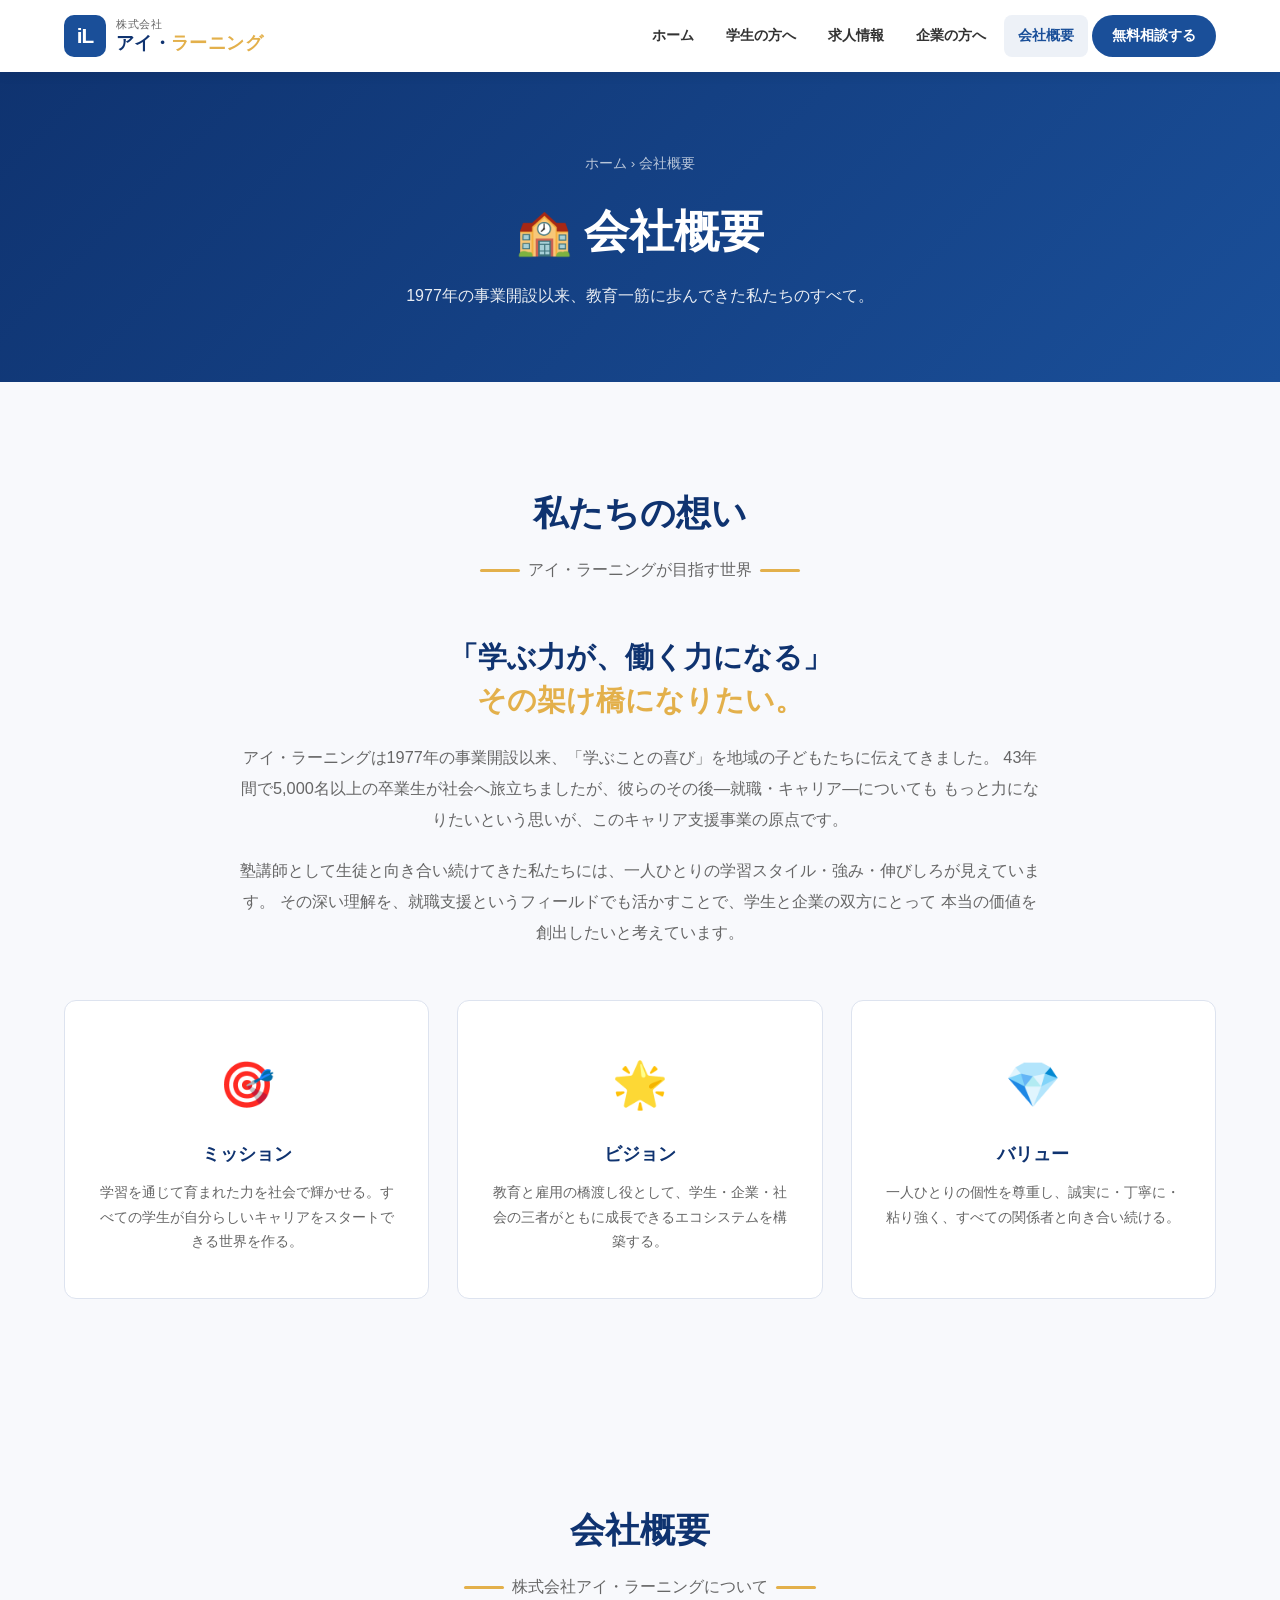
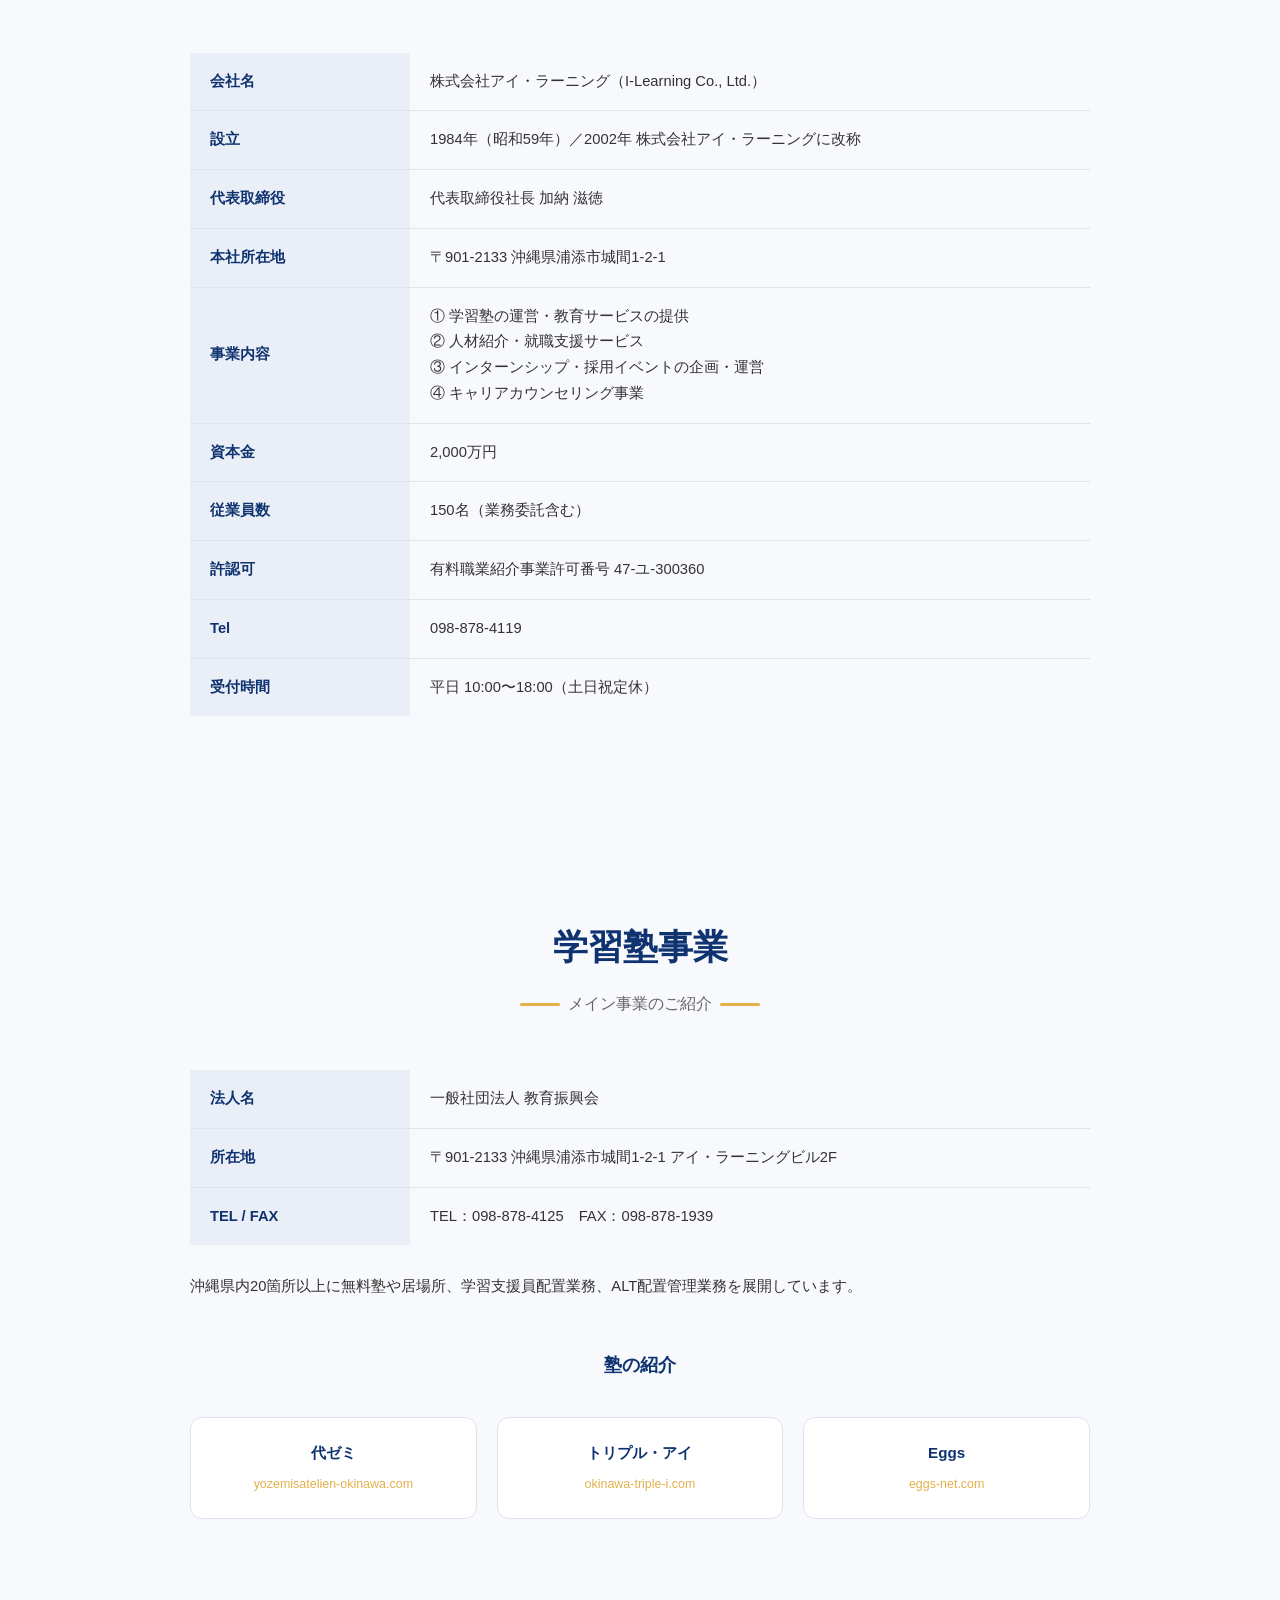
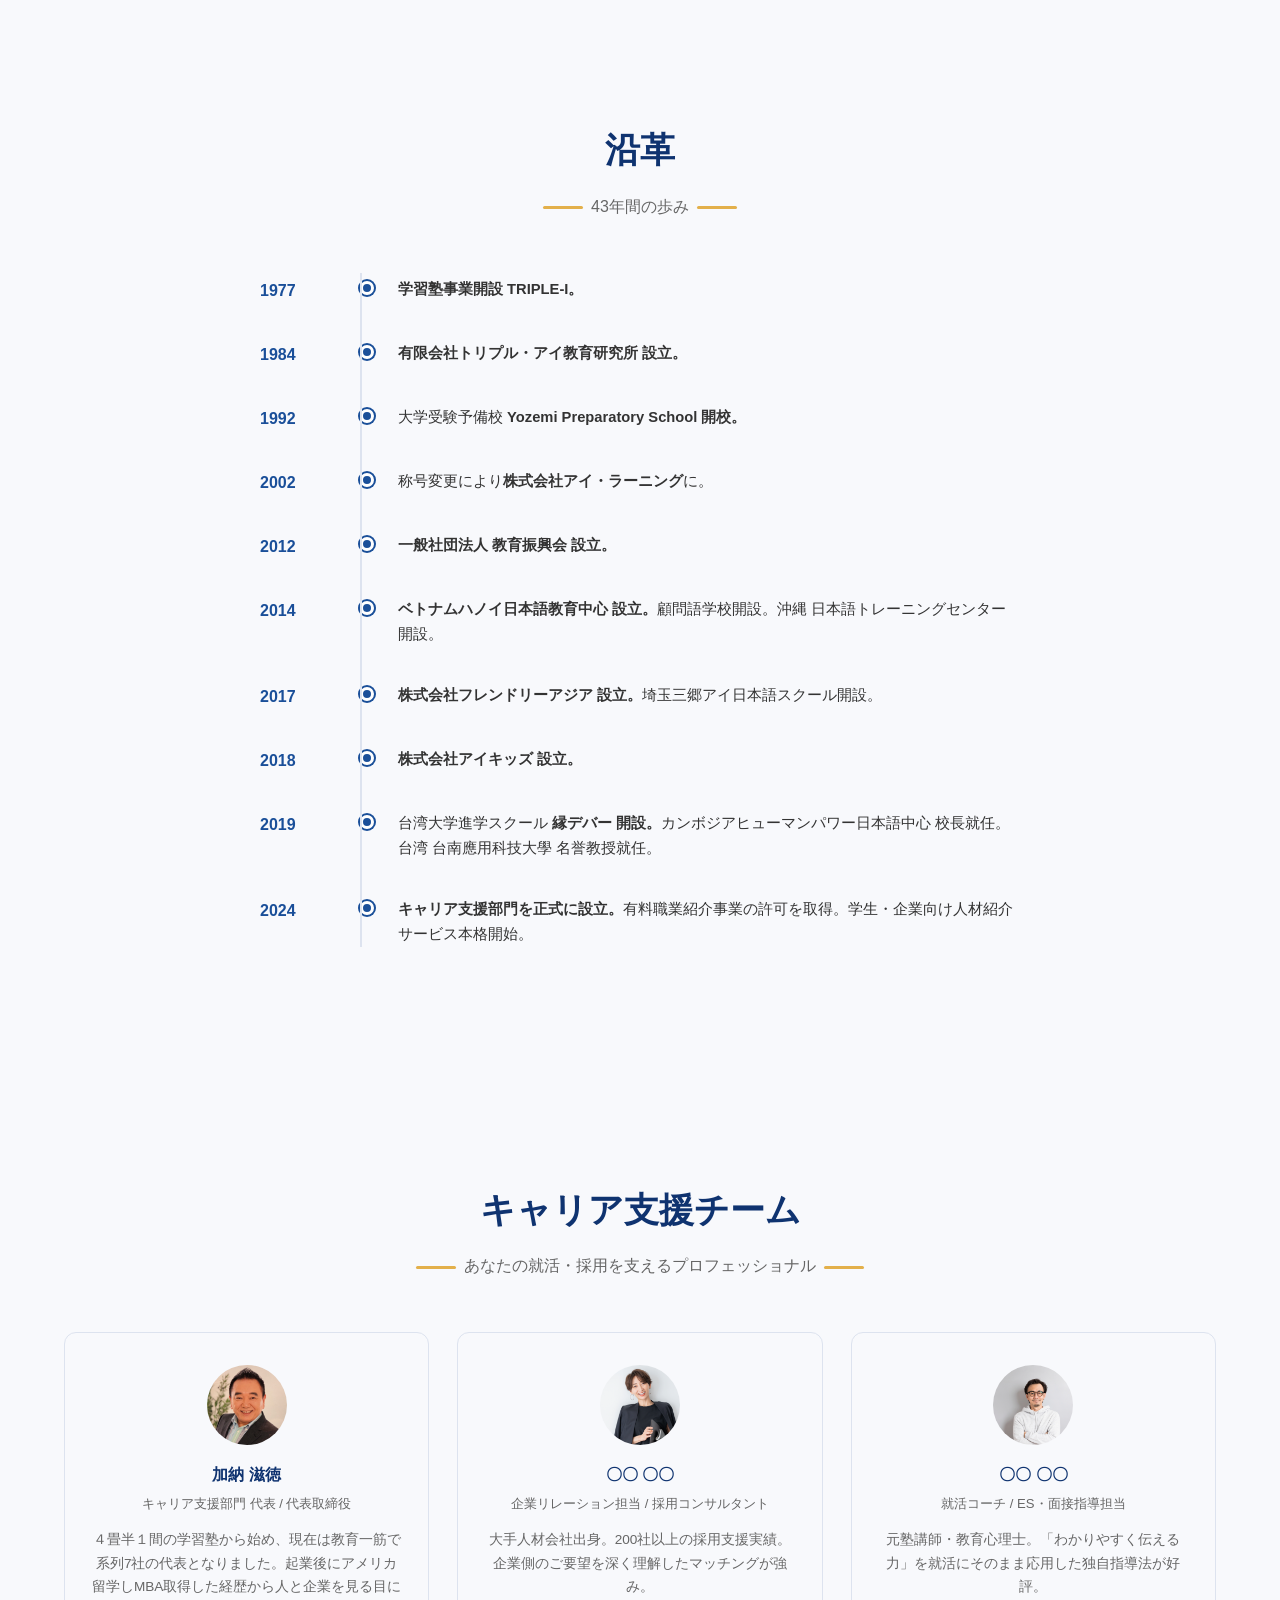
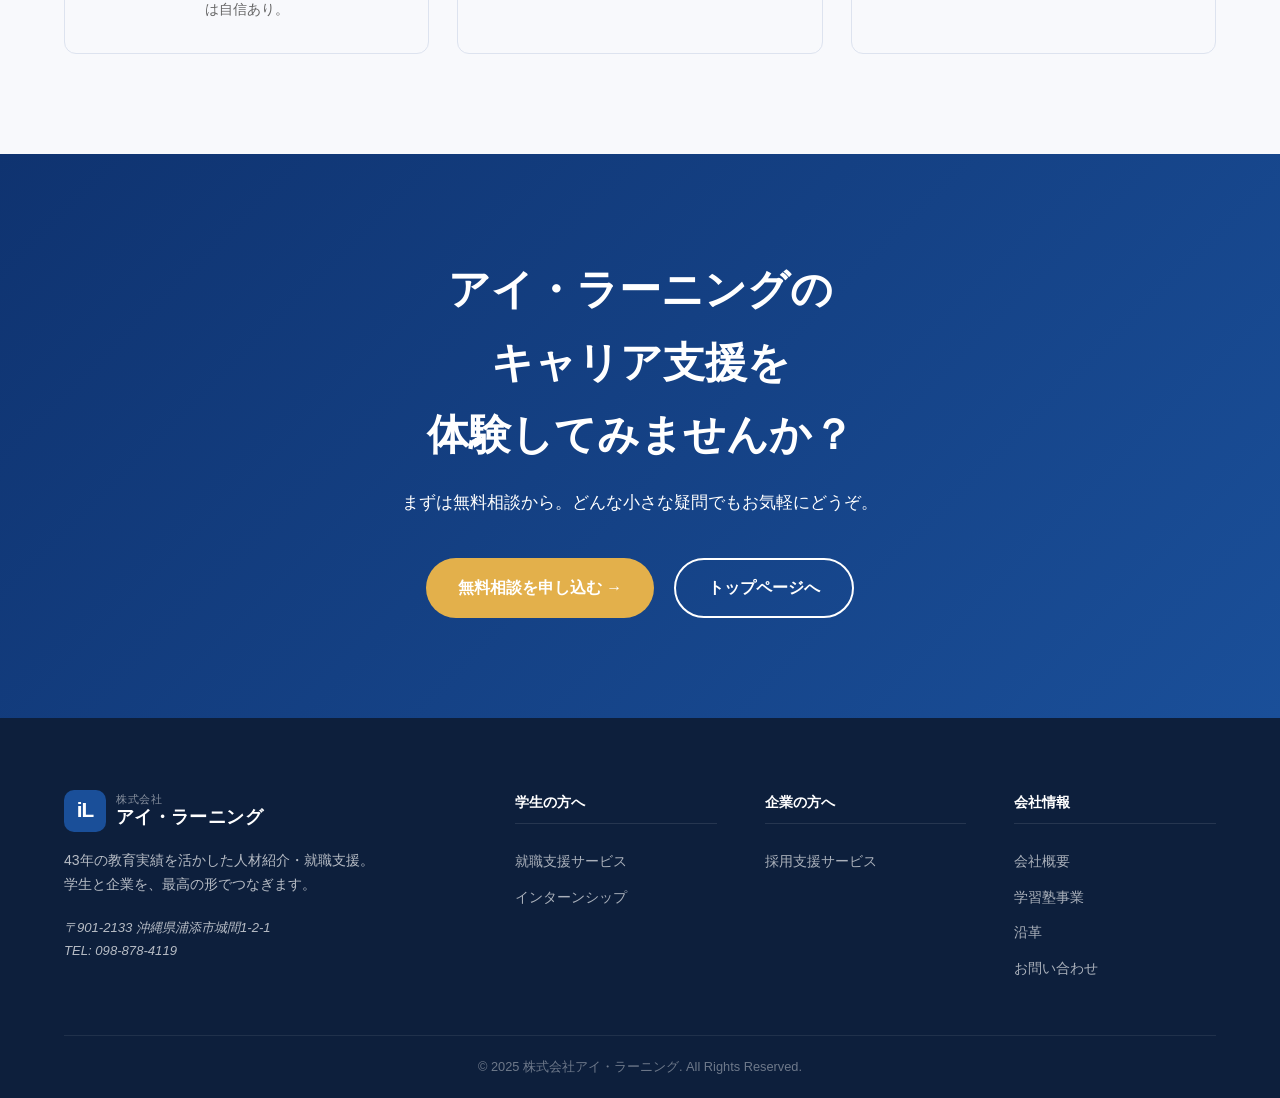
<file: pages/about.html>
<!DOCTYPE html>
<html lang="ja">
<head>
  <meta charset="UTF-8">
  <meta name="viewport" content="width=device-width, initial-scale=1.0">
  <meta name="description" content="株式会社アイ・ラーニングの会社概要。1977年の事業開始以来、教育一筋に歩んできた私たちが人材紹介・就職支援に取り組む理由をご紹介します。">
  <title>会社概要 | アイ・ラーニング キャリア支援</title>
  <link rel="stylesheet" href="../css/style.css">
  <style>
    .about-section { padding: 100px 0; }
    .about-section:nth-child(even) { background: var(--bg); }

    /* 会社概要テーブル */
    .company-table { width: 100%; border-collapse: collapse; margin-top: 32px; }
    .company-table th, .company-table td {
      padding: 16px 20px;
      text-align: left;
      border-bottom: 1px solid var(--border);
      font-size: 0.92rem;
    }
    .company-table th {
      width: 220px;
      background: rgba(26,79,153,0.06);
      color: var(--primary-dark);
      font-weight: 700;
    }
    .company-table td { color: var(--text); }
    .company-table tr:last-child th,
    .company-table tr:last-child td { border-bottom: none; }

    /* ミッション */
    .mission-grid { display: grid; grid-template-columns: repeat(3, 1fr); gap: 28px; margin-top: 52px; }
    .mission-card {
      text-align: center;
      padding: 44px 28px;
      border-radius: var(--radius);
      border: 1px solid var(--border);
      background: var(--white);
      transition: var(--transition);
    }
    .mission-card:hover { box-shadow: var(--shadow-lg); transform: translateY(-4px); }
    .mission-card .m-icon { font-size: 2.8rem; margin-bottom: 16px; }
    .mission-card h3 { font-size: 1.1rem; font-weight: 800; color: var(--primary-dark); margin-bottom: 10px; }
    .mission-card p { font-size: 0.88rem; color: var(--text-light); line-height: 1.75; }

    /* 沿革タイムライン */
    .history-timeline { max-width: 760px; margin: 52px auto 0; position: relative; }
    .history-timeline::before {
      content: ""; position: absolute;
      top: 0; bottom: 0; left: 100px;
      width: 2px; background: var(--border);
    }
    .history-item { display: flex; gap: 0; margin-bottom: 32px; }
    .history-year {
      min-width: 100px;
      font-size: 1rem; font-weight: 800;
      color: var(--primary); padding-top: 4px;
    }
    .history-dot {
      width: 14px; height: 14px;
      background: var(--primary);
      border: 3px solid var(--white);
      border-radius: 50%;
      box-shadow: 0 0 0 2px var(--primary);
      margin-top: 8px;
      flex-shrink: 0;
    }
    .history-desc {
      padding-left: 24px;
      font-size: 0.92rem;
      color: var(--text);
      line-height: 1.7;
      padding-top: 4px;
    }

    /* メンバー */
    .member-grid { display: grid; grid-template-columns: repeat(3, 1fr); gap: 28px; margin-top: 40px; }
    .member-card {
      background: var(--bg);
      border: 1px solid var(--border);
      border-radius: var(--radius);
      padding: 32px 24px;
      text-align: center;
    }
    .member-avatar {
      width: 80px; height: 80px;
      border-radius: 50%;
      margin: 0 auto 16px;
      display: flex; align-items: center; justify-content: center;
      font-size: 2rem;
      color: var(--white);
    }
    img.member-avatar {
      object-fit: cover;
      display: block;
    }
    .member-avatar.a1 { background: linear-gradient(135deg, #1a4f99, #2d6bd4); }
    .member-avatar.a2 { background: linear-gradient(135deg, #d4891a, #f5a623); }
    .member-avatar.a3 { background: linear-gradient(135deg, #27ae60, #2ecc71); }
    .member-card h4 { font-size: 1rem; font-weight: 700; color: var(--primary-dark); }
    .member-card .role { font-size: 0.82rem; color: var(--text-light); margin: 4px 0 12px; }
    .member-card p { font-size: 0.85rem; color: var(--text-light); line-height: 1.7; }

    @media (max-width: 768px) {
      .mission-grid { grid-template-columns: 1fr; }
      .member-grid  { grid-template-columns: 1fr; }
      .company-table th { width: 120px; }
      .history-timeline::before { left: 80px; }
      .history-year { min-width: 80px; font-size: 0.9rem; }
    }
    @media (max-width: 1024px) {
      .mission-grid { grid-template-columns: repeat(2, 1fr); }
    }

    /* 学習塾事業 */
    .cram-lead {
      max-width: 900px;
      margin: 28px auto 0;
      font-size: 0.92rem;
      color: var(--text);
      line-height: 1.85;
    }
    .cram-links {
      display: grid;
      grid-template-columns: repeat(3, 1fr);
      gap: 20px;
      margin-top: 36px;
      max-width: 900px;
      margin-left: auto;
      margin-right: auto;
    }
    .cram-link-card {
      display: block;
      padding: 22px 20px;
      border-radius: var(--radius);
      border: 1px solid var(--border);
      background: var(--white);
      text-decoration: none;
      color: var(--primary-dark);
      font-weight: 700;
      font-size: 0.95rem;
      text-align: center;
      transition: var(--transition);
    }
    .cram-link-card:hover {
      box-shadow: var(--shadow-lg);
      transform: translateY(-3px);
      border-color: rgba(26, 79, 153, 0.35);
    }
    .cram-link-card span {
      display: block;
      margin-top: 8px;
      font-size: 0.78rem;
      font-weight: 500;
      color: var(--accent);
      word-break: break-all;
    }
    @media (max-width: 768px) {
      .cram-links { grid-template-columns: 1fr; }
    }
  </style>
</head>
<body>

  <!-- ヘッダー -->
  <header class="site-header">
    <div class="container">
      <div class="header-inner">
        <a href="../index.html" class="logo">
          <div class="logo-icon">iL</div>
          <div class="logo-text">
            <span class="company">株式会社</span>
            <span class="brand">アイ・<span>ラーニング</span></span>
          </div>
        </a>
        <nav class="site-nav" id="siteNav">
          <ul>
            <li><a href="../index.html">ホーム</a></li>
            <li><a href="for-students.html">学生の方へ</a></li>
            <li><a href="jobs.html">求人情報</a></li>
            <li><a href="for-companies.html">企業の方へ</a></li>
            <li><a href="about.html" class="active">会社概要</a></li>
            <li><a href="contact.html" class="nav-cta">無料相談する</a></li>
          </ul>
        </nav>
        <button class="hamburger" id="hamburger" aria-label="メニュー">
          <span></span><span></span><span></span>
        </button>
      </div>
    </div>
  </header>

  <!-- ページヒーロー -->
  <section class="page-hero">
    <div class="container">
      <p class="breadcrumb"><a href="../index.html">ホーム</a> &rsaquo; 会社概要</p>
      <h1>🏫 会社概要</h1>
      <p>1977年の事業開設以来、教育一筋に歩んできた私たちのすべて。</p>
    </div>
  </section>

  <!-- ミッション・ビジョン -->
  <section class="about-section">
    <div class="container">
      <h2 class="section-title reveal">私たちの想い</h2>
      <p class="section-sub reveal"><span></span>アイ・ラーニングが目指す世界<span></span></p>

      <div style="max-width:800px; margin:0 auto; text-align:center;" class="reveal">
        <h3 style="font-size:1.8rem; font-weight:800; color:var(--primary-dark); margin-bottom:20px; line-height:1.5;">
          「学ぶ力が、働く力になる」<br>
          <span style="color:var(--accent);">その架け橋になりたい。</span>
        </h3>
        <p style="font-size:1.02rem; color:var(--text-light); line-height:1.9; margin-bottom:20px;">
          アイ・ラーニングは1977年の事業開設以来、「学ぶことの喜び」を地域の子どもたちに伝えてきました。
          43年間で5,000名以上の卒業生が社会へ旅立ちましたが、彼らのその後—就職・キャリア—についても
          もっと力になりたいという思いが、このキャリア支援事業の原点です。
        </p>
        <p style="font-size:1.02rem; color:var(--text-light); line-height:1.9;">
          塾講師として生徒と向き合い続けてきた私たちには、一人ひとりの学習スタイル・強み・伸びしろが見えています。
          その深い理解を、就職支援というフィールドでも活かすことで、学生と企業の双方にとって
          本当の価値を創出したいと考えています。
        </p>
      </div>

      <div class="mission-grid">
        <div class="mission-card reveal">
          <div class="m-icon">🎯</div>
          <h3>ミッション</h3>
          <p>学習を通じて育まれた力を社会で輝かせる。すべての学生が自分らしいキャリアをスタートできる世界を作る。</p>
        </div>
        <div class="mission-card reveal">
          <div class="m-icon">🌟</div>
          <h3>ビジョン</h3>
          <p>教育と雇用の橋渡し役として、学生・企業・社会の三者がともに成長できるエコシステムを構築する。</p>
        </div>
        <div class="mission-card reveal">
          <div class="m-icon">💎</div>
          <h3>バリュー</h3>
          <p>一人ひとりの個性を尊重し、誠実に・丁寧に・粘り強く、すべての関係者と向き合い続ける。</p>
        </div>
      </div>
    </div>
  </section>

  <!-- 会社概要テーブル -->
  <section class="about-section" id="info">
    <div class="container">
      <h2 class="section-title reveal">会社概要</h2>
      <p class="section-sub reveal"><span></span>株式会社アイ・ラーニングについて<span></span></p>

      <div class="reveal" style="max-width:900px; margin:0 auto;">
        <table class="company-table">
          <tbody>
            <tr>
              <th>会社名</th>
              <td>株式会社アイ・ラーニング（I-Learning Co., Ltd.）</td>
            </tr>
            <tr>
              <th>設立</th>
              <td>1984年（昭和59年）／2002年 株式会社アイ・ラーニングに改称</td>
            </tr>
            <tr>
              <th>代表取締役</th>
              <td>代表取締役社長 加納 滋徳</td>
            </tr>
            <tr>
              <th>本社所在地</th>
              <td>〒901-2133 沖縄県浦添市城間1-2-1</td>
            </tr>
            <tr>
              <th>事業内容</th>
              <td>
                ① 学習塾の運営・教育サービスの提供<br>
                ② 人材紹介・就職支援サービス<br>
                ③ インターンシップ・採用イベントの企画・運営<br>
                ④ キャリアカウンセリング事業
              </td>
            </tr>
            <tr>
              <th>資本金</th>
              <td>2,000万円</td>
            </tr>
            <tr>
              <th>従業員数</th>
              <td>150名（業務委託含む）</td>
            </tr>
            <tr>
              <th>許認可</th>
              <td>有料職業紹介事業許可番号 47-ユ-300360</td>
            </tr>
            <tr>
              <th>Tel</th>
              <td>098-878-4119</td>
            </tr>
            <tr>
              <th>受付時間</th>
              <td>平日 10:00〜18:00（土日祝定休）</td>
            </tr>
          </tbody>
        </table>
      </div>
    </div>
  </section>

  <!-- 学習塾事業（メイン事業） -->
  <section class="about-section" id="cram-school">
    <div class="container">
      <h2 class="section-title reveal">学習塾事業</h2>
      <p class="section-sub reveal"><span></span>メイン事業のご紹介<span></span></p>

      <div class="reveal" style="max-width:900px; margin:0 auto;">
        <table class="company-table">
          <tbody>
            <tr>
              <th>法人名</th>
              <td>一般社団法人 教育振興会</td>
            </tr>
            <tr>
              <th>所在地</th>
              <td>〒901-2133 沖縄県浦添市城間1-2-1 アイ・ラーニングビル2F</td>
            </tr>
            <tr>
              <th>TEL / FAX</th>
              <td>TEL：098-878-4125　FAX：098-878-1939</td>
            </tr>
          </tbody>
        </table>
        <p class="cram-lead">
          沖縄県内20箇所以上に無料塾や居場所、学習支援員配置業務、ALT配置管理業務を展開しています。
        </p>
      </div>

      <h3 style="font-size:1.15rem; font-weight:800; color:var(--primary-dark); text-align:center; margin-top:48px; margin-bottom:0;" class="reveal">塾の紹介</h3>
      <div class="cram-links reveal">
        <a class="cram-link-card" href="https://www.yozemisatelien-okinawa.com" target="_blank" rel="noopener noreferrer">
          代ゼミ
          <span>yozemisatelien-okinawa.com</span>
        </a>
        <a class="cram-link-card" href="https://www.okinawa-triple-i.com" target="_blank" rel="noopener noreferrer">
          トリプル・アイ
          <span>okinawa-triple-i.com</span>
        </a>
        <a class="cram-link-card" href="https://www.eggs-net.com" target="_blank" rel="noopener noreferrer">
          Eggs
          <span>eggs-net.com</span>
        </a>
      </div>
    </div>
  </section>

  <!-- 沿革 -->
  <section class="about-section" id="history">
    <div class="container">
      <h2 class="section-title reveal">沿革</h2>
      <p class="section-sub reveal"><span></span>43年間の歩み<span></span></p>

      <div class="history-timeline reveal">
        <div class="history-item">
          <div class="history-year">1977</div>
          <div class="history-dot"></div>
          <div class="history-desc"><strong>学習塾事業開設 TRIPLE-I。</strong></div>
        </div>
        <div class="history-item">
          <div class="history-year">1984</div>
          <div class="history-dot"></div>
          <div class="history-desc"><strong>有限会社トリプル・アイ教育研究所 設立。</strong></div>
        </div>
        <div class="history-item">
          <div class="history-year">1992</div>
          <div class="history-dot"></div>
          <div class="history-desc">大学受験予備校 <strong>Yozemi Preparatory School 開校。</strong></div>
        </div>
        <div class="history-item">
          <div class="history-year">2002</div>
          <div class="history-dot"></div>
          <div class="history-desc">称号変更により<strong>株式会社アイ・ラーニング</strong>に。</div>
        </div>
        <div class="history-item">
          <div class="history-year">2012</div>
          <div class="history-dot"></div>
          <div class="history-desc"><strong>一般社団法人 教育振興会 設立。</strong></div>
        </div>
        <div class="history-item">
          <div class="history-year">2014</div>
          <div class="history-dot"></div>
          <div class="history-desc"><strong>ベトナムハノイ日本語教育中心 設立。</strong>顧問語学校開設。沖縄 日本語トレーニングセンター開設。</div>
        </div>
        <div class="history-item">
          <div class="history-year">2017</div>
          <div class="history-dot"></div>
          <div class="history-desc"><strong>株式会社フレンドリーアジア 設立。</strong>埼玉三郷アイ日本語スクール開設。</div>
        </div>
        <div class="history-item">
          <div class="history-year">2018</div>
          <div class="history-dot"></div>
          <div class="history-desc"><strong>株式会社アイキッズ 設立。</strong></div>
        </div>
        <div class="history-item">
          <div class="history-year">2019</div>
          <div class="history-dot"></div>
          <div class="history-desc">台湾大学進学スクール <strong>縁デバー 開設。</strong>カンボジアヒューマンパワー日本語中心 校長就任。台湾 台南應用科技大學 名誉教授就任。</div>
        </div>
        <div class="history-item">
          <div class="history-year">2024</div>
          <div class="history-dot"></div>
          <div class="history-desc"><strong>キャリア支援部門を正式に設立。</strong>有料職業紹介事業の許可を取得。学生・企業向け人材紹介サービス本格開始。</div>
        </div>
      </div>
    </div>
  </section>

  <!-- スタッフ紹介 -->
  <section class="about-section">
    <div class="container">
      <h2 class="section-title reveal">キャリア支援チーム</h2>
      <p class="section-sub reveal"><span></span>あなたの就活・採用を支えるプロフェッショナル<span></span></p>

      <div class="member-grid">
        <div class="member-card reveal">
          <img src="../sozai/代表・加納氏.png" alt="加納 滋徳" class="member-avatar">
          <h4>加納 滋徳</h4>
          <div class="role">キャリア支援部門 代表 / 代表取締役</div>
          <p>４畳半１間の学習塾から始め、現在は教育一筋で系列7社の代表となりました。起業後にアメリカ留学しMBA取得した経歴から人と企業を見る目には自信あり。</p>
        </div>
        <div class="member-card reveal">
          <img src="../sozai/副代表・中村氏.png" alt="企業リレーション担当" class="member-avatar">
          <h4>〇〇 〇〇</h4>
          <div class="role">企業リレーション担当 / 採用コンサルタント</div>
          <p>大手人材会社出身。200社以上の採用支援実績。企業側のご要望を深く理解したマッチングが強み。</p>
        </div>
        <div class="member-card reveal">
          <img src="../sozai/カウンセラー・林氏.png" alt="就活コーチ" class="member-avatar">
          <h4>〇〇 〇〇</h4>
          <div class="role">就活コーチ / ES・面接指導担当</div>
          <p>元塾講師・教育心理士。「わかりやすく伝える力」を就活にそのまま応用した独自指導法が好評。</p>
        </div>
      </div>
    </div>
  </section>

  <!-- CTA -->
  <section class="cta-section">
    <div class="container">
      <h2 class="reveal">アイ・ラーニングの<br>キャリア支援を<br>体験してみませんか？</h2>
      <p class="reveal">まずは無料相談から。どんな小さな疑問でもお気軽にどうぞ。</p>
      <div class="cta-buttons reveal">
        <a href="contact.html" class="btn btn-primary">無料相談を申し込む →</a>
        <a href="../index.html" class="btn btn-secondary">トップページへ</a>
      </div>
    </div>
  </section>

  <!-- フッター -->
  <footer class="site-footer">
    <div class="container">
      <div class="footer-inner">
        <div class="footer-brand">
          <a href="../index.html" class="logo">
            <div class="logo-icon">iL</div>
            <div class="logo-text">
              <span class="company">株式会社</span>
              <span class="brand" style="color:#fff">アイ・ラーニング</span>
            </div>
          </a>
          <p class="footer-desc">43年の教育実績を活かした人材紹介・就職支援。<br>学生と企業を、最高の形でつなぎます。</p>
          <address class="footer-address">〒901-2133 沖縄県浦添市城間1-2-1<br>TEL: 098-878-4119</address>
        </div>
        <div class="footer-col">
          <h4>学生の方へ</h4>
          <a href="for-students.html">就職支援サービス</a>
          <a href="for-students.html#internship">インターンシップ</a>
        </div>
        <div class="footer-col">
          <h4>企業の方へ</h4>
          <a href="for-companies.html">採用支援サービス</a>
        </div>
        <div class="footer-col">
          <h4>会社情報</h4>
          <a href="about.html">会社概要</a>
          <a href="about.html#cram-school">学習塾事業</a>
          <a href="about.html#history">沿革</a>
          <a href="contact.html">お問い合わせ</a>
        </div>
      </div>
    </div>
    <div class="footer-bottom">
      <p>&copy; 2025 株式会社アイ・ラーニング. All Rights Reserved.</p>
    </div>
  </footer>

  <script src="../js/main.js"></script>
</body>
</html>
</file>
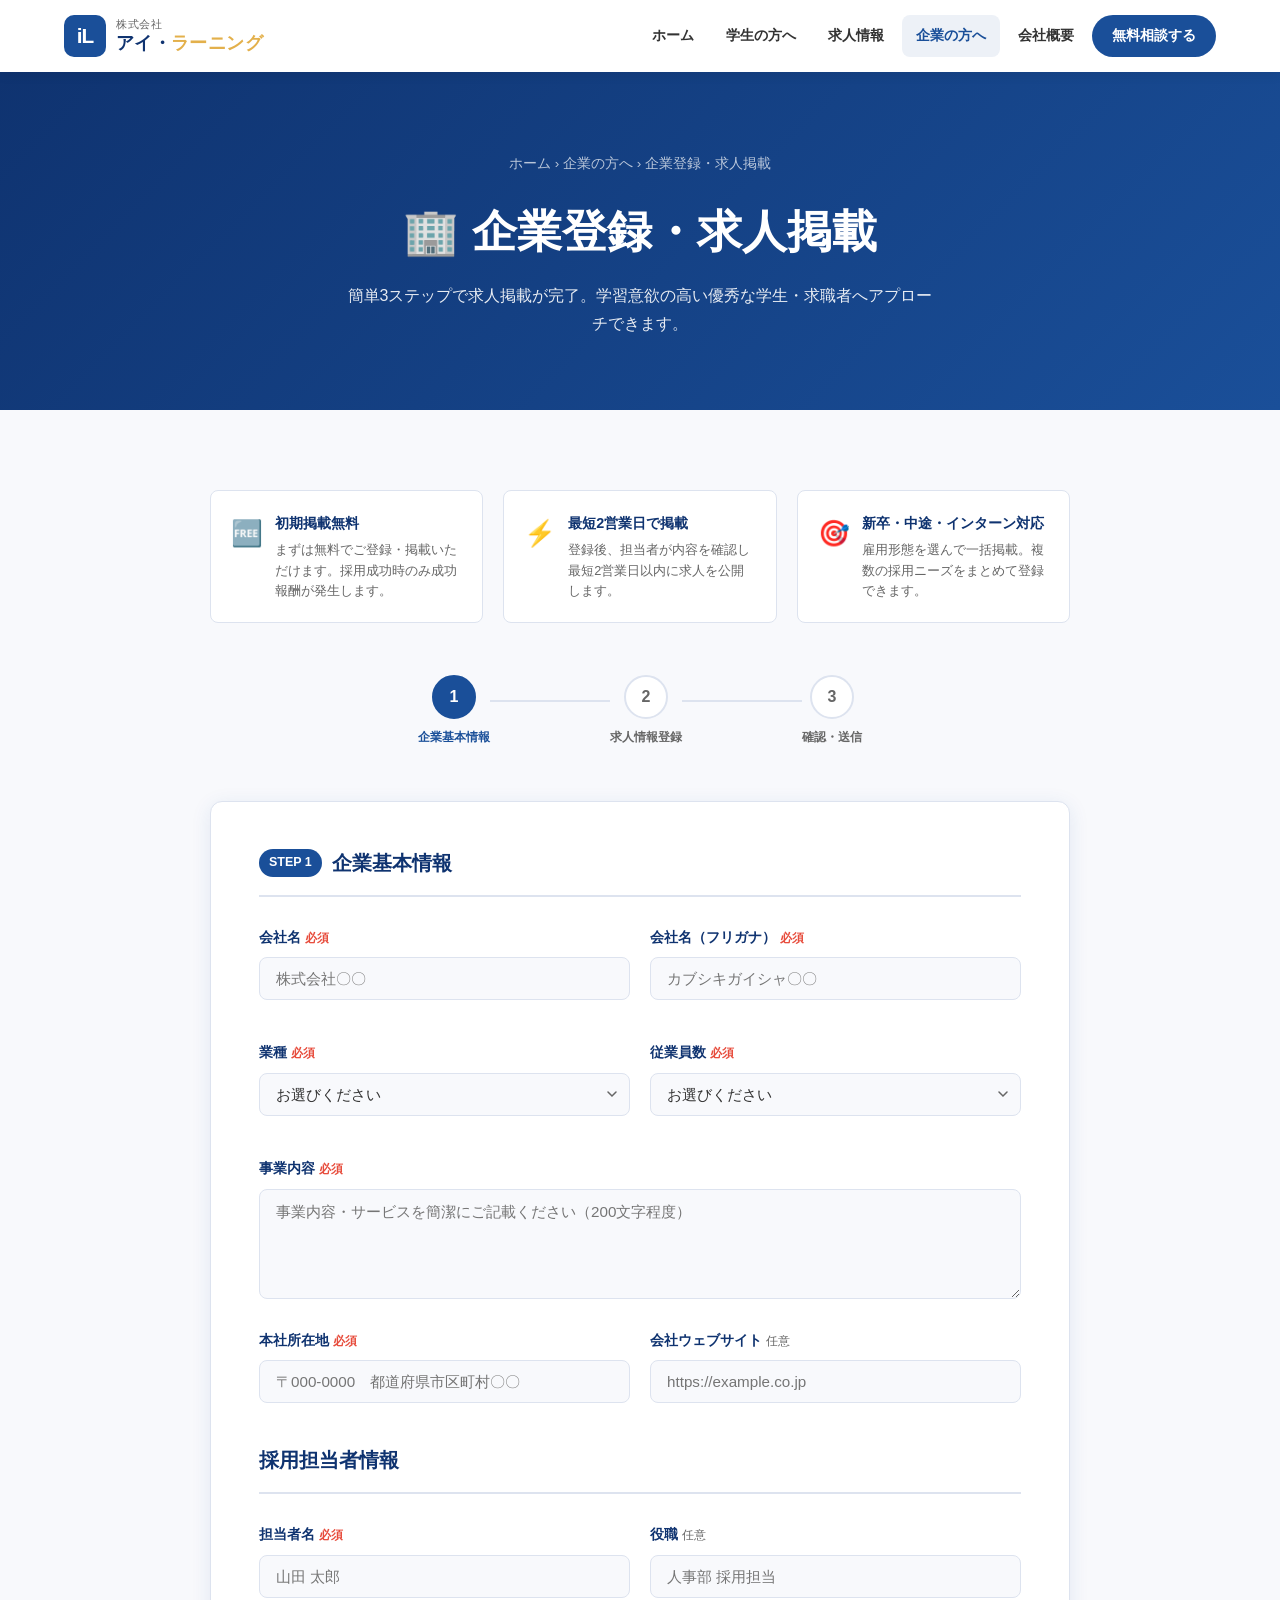
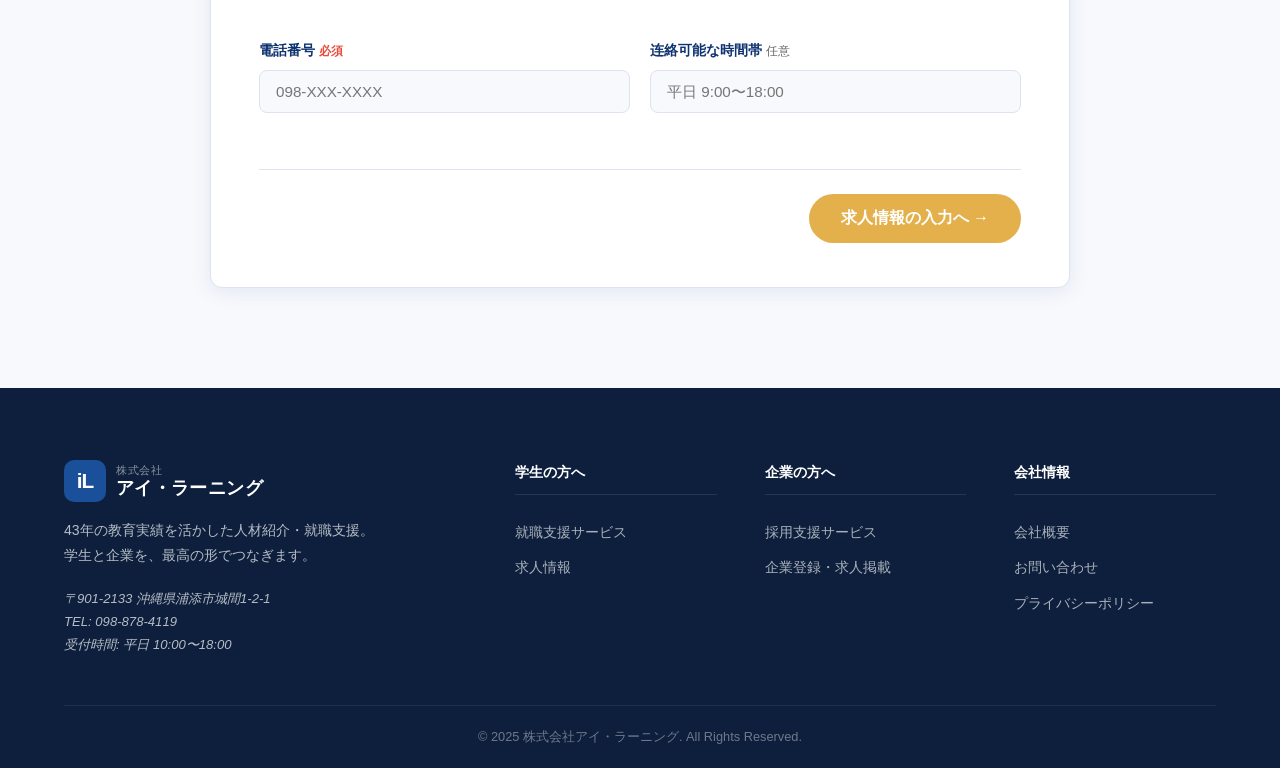
<file: pages/company-register.html>
<!DOCTYPE html>
<html lang="ja">
<head>
  <meta charset="UTF-8">
  <meta name="viewport" content="width=device-width, initial-scale=1.0">
  <meta name="description" content="アイ・ラーニングへの企業登録・求人掲載フォーム。新卒採用・中途採用・インターンシップの求人を無料で掲載できます。">
  <title>企業登録・求人掲載 | アイ・ラーニング キャリア支援</title>
  <link rel="stylesheet" href="../css/style.css">
  <style>
    /* ===== ステッパー ===== */
    .stepper {
      display: flex;
      align-items: center;
      justify-content: center;
      margin-bottom: 52px;
      gap: 0;
    }
    .step {
      display: flex;
      flex-direction: column;
      align-items: center;
      gap: 8px;
      position: relative;
      z-index: 1;
    }
    .step-num {
      width: 44px; height: 44px;
      border-radius: 50%;
      border: 2px solid var(--border);
      background: var(--white);
      color: var(--text-light);
      font-weight: 800; font-size: 1rem;
      display: flex; align-items: center; justify-content: center;
      transition: var(--transition);
    }
    .step.active .step-num   { background: var(--primary); border-color: var(--primary); color: #fff; }
    .step.done .step-num     { background: var(--success); border-color: var(--success); color: #fff; }
    .step-label {
      font-size: 0.78rem; font-weight: 700;
      color: var(--text-light); white-space: nowrap;
    }
    .step.active .step-label { color: var(--primary); }
    .step.done .step-label   { color: var(--success); }
    .step-line {
      flex: 1;
      height: 2px;
      background: var(--border);
      min-width: 60px; max-width: 120px;
      margin-bottom: 22px;
      transition: var(--transition);
    }
    .step-line.done { background: var(--success); }

    /* ===== フォームパネル ===== */
    .register-section { padding: 80px 0 100px; }
    .register-inner { max-width: 860px; margin: 0 auto; }

    .form-panel {
      background: var(--white);
      border: 1px solid var(--border);
      border-radius: var(--radius);
      padding: 44px 48px;
      box-shadow: var(--shadow);
    }
    .form-panel-title {
      font-size: 1.25rem; font-weight: 800;
      color: var(--primary-dark);
      margin-bottom: 28px;
      padding-bottom: 14px;
      border-bottom: 2px solid var(--border);
      display: flex; align-items: center; gap: 10px;
    }
    .form-panel-title .step-badge {
      background: var(--primary); color: #fff;
      font-size: 0.78rem; padding: 3px 10px;
      border-radius: 50px;
    }

    /* フォーム共通 */
    .form-row { display: grid; grid-template-columns: 1fr 1fr; gap: 20px; }
    .form-group { margin-bottom: 20px; }
    .form-group label { display: block; font-size: 0.88rem; font-weight: 700; color: var(--primary-dark); margin-bottom: 8px; }
    .form-group label .req { color: #e74c3c; margin-left: 4px; font-size: 0.75rem; }
    .form-group label .opt { color: var(--text-light); margin-left: 4px; font-size: 0.75rem; font-weight:400; }
    .form-control {
      width: 100%; padding: 12px 16px;
      border: 1.5px solid var(--border); border-radius: var(--radius-sm);
      font-size: 0.95rem; font-family: inherit; color: var(--text);
      background: var(--bg); transition: var(--transition); outline: none;
    }
    .form-control:focus {
      border-color: var(--primary); background: var(--white);
      box-shadow: 0 0 0 3px rgba(26,79,153,0.1);
    }
    textarea.form-control { resize: vertical; min-height: 110px; }
    select.form-control {
      appearance: none;
      background-image: url("data:image/svg+xml,%3Csvg xmlns='http://www.w3.org/2000/svg' width='10' height='7' viewBox='0 0 10 7'%3E%3Cpath d='M1 1l4 4 4-4' stroke='%23666' stroke-width='1.5' fill='none' stroke-linecap='round'/%3E%3C/svg%3E");
      background-repeat: no-repeat; background-position: right 12px center; padding-right: 36px;
    }

    /* 雇用形態チェックボックス */
    .employment-group { display: flex; gap: 12px; flex-wrap: wrap; }
    .employment-label {
      display: flex; align-items: center; gap: 8px;
      padding: 12px 20px; border: 2px solid var(--border);
      border-radius: var(--radius-sm); cursor: pointer;
      font-size: 0.9rem; font-weight: 700;
      background: var(--bg); color: var(--text);
      transition: var(--transition);
    }
    .employment-label input { display: none; }
    .employment-label .e-icon { font-size: 1.2rem; }
    .employment-label:has(input:checked) {
      border-color: var(--primary); background: rgba(26,79,153,0.08); color: var(--primary);
    }
    .employment-label:hover { border-color: var(--primary); }

    /* 応募要件タグ入力 */
    .tag-input-area {
      display: flex; flex-wrap: wrap; gap: 8px; align-items: center;
      padding: 10px 12px; border: 1.5px solid var(--border);
      border-radius: var(--radius-sm); background: var(--bg); min-height: 48px;
      cursor: text;
    }
    .tag-input-area:focus-within {
      border-color: var(--primary); background: var(--white);
      box-shadow: 0 0 0 3px rgba(26,79,153,0.1);
    }
    .tag-chip {
      display: inline-flex; align-items: center; gap: 6px;
      background: rgba(26,79,153,0.1); color: var(--primary);
      padding: 4px 10px; border-radius: 50px; font-size: 0.82rem; font-weight: 700;
    }
    .tag-chip button {
      background: none; border: none; cursor: pointer;
      color: var(--primary); font-size: 0.9rem; line-height: 1; padding: 0;
    }
    .tag-input-area input {
      border: none; outline: none; background: transparent;
      font-size: 0.9rem; font-family: inherit; min-width: 120px; flex: 1;
    }

    /* ナビボタン */
    .form-nav {
      display: flex; justify-content: space-between; align-items: center;
      margin-top: 36px; padding-top: 24px; border-top: 1px solid var(--border);
    }

    /* 確認画面 */
    .confirm-section { display: none; }
    .confirm-block { margin-bottom: 28px; }
    .confirm-block h4 {
      font-size: 0.9rem; font-weight: 800; color: var(--primary-dark);
      margin-bottom: 12px; padding-bottom: 6px;
      border-bottom: 1px solid var(--border);
    }
    .confirm-row {
      display: grid; grid-template-columns: 180px 1fr;
      gap: 8px; padding: 10px 0; border-bottom: 1px solid #f0f2f7;
      font-size: 0.9rem;
    }
    .confirm-row:last-child { border-bottom: none; }
    .confirm-row .c-label { color: var(--text-light); font-weight: 600; }
    .confirm-row .c-val { color: var(--text); }

    /* 完了メッセージ */
    .success-panel {
      display: none; text-align: center;
      padding: 64px 32px; background: var(--white);
      border: 1px solid var(--border); border-radius: var(--radius);
      box-shadow: var(--shadow);
    }
    .success-panel .check-icon { font-size: 3.5rem; margin-bottom: 20px; }
    .success-panel h3 { font-size: 1.5rem; font-weight: 800; color: var(--success); margin-bottom: 12px; }
    .success-panel p { color: var(--text-light); line-height: 1.8; margin-bottom: 28px; }

    /* 利点バー */
    .merits-bar {
      display: grid; grid-template-columns: repeat(3, 1fr);
      gap: 20px; margin-bottom: 52px;
    }
    .merit-pill {
      background: var(--white); border: 1px solid var(--border);
      border-radius: var(--radius-sm); padding: 20px;
      display: flex; align-items: flex-start; gap: 12px;
    }
    .merit-pill .m-icon { font-size: 1.6rem; flex-shrink: 0; }
    .merit-pill h4 { font-size: 0.9rem; font-weight: 700; color: var(--primary-dark); margin-bottom: 4px; }
    .merit-pill p  { font-size: 0.8rem; color: var(--text-light); line-height: 1.6; }

    @media (max-width: 768px) {
      .form-panel { padding: 28px 20px; }
      .form-row { grid-template-columns: 1fr; }
      .merits-bar { grid-template-columns: 1fr; }
      .confirm-row { grid-template-columns: 1fr; }
      .confirm-row .c-label { color: var(--primary-dark); font-size: 0.8rem; }
      .step-line { min-width: 32px; }
    }
  </style>
</head>
<body>

  <!-- ヘッダー -->
  <header class="site-header">
    <div class="container">
      <div class="header-inner">
        <a href="../index.html" class="logo">
          <div class="logo-icon">iL</div>
          <div class="logo-text">
            <span class="company">株式会社</span>
            <span class="brand">アイ・<span>ラーニング</span></span>
          </div>
        </a>
        <nav class="site-nav" id="siteNav">
          <ul>
            <li><a href="../index.html">ホーム</a></li>
            <li><a href="for-students.html">学生の方へ</a></li>
            <li><a href="jobs.html">求人情報</a></li>
            <li><a href="for-companies.html" class="active">企業の方へ</a></li>
            <li><a href="about.html">会社概要</a></li>
            <li><a href="contact.html" class="nav-cta">無料相談する</a></li>
          </ul>
        </nav>
        <button class="hamburger" id="hamburger" aria-label="メニュー">
          <span></span><span></span><span></span>
        </button>
      </div>
    </div>
  </header>

  <!-- ページヒーロー -->
  <section class="page-hero">
    <div class="container">
      <p class="breadcrumb"><a href="../index.html">ホーム</a> &rsaquo; <a href="for-companies.html">企業の方へ</a> &rsaquo; 企業登録・求人掲載</p>
      <h1>🏢 企業登録・求人掲載</h1>
      <p>簡単3ステップで求人掲載が完了。学習意欲の高い優秀な学生・求職者へアプローチできます。</p>
    </div>
  </section>

  <section class="register-section">
    <div class="container">
      <div class="register-inner">

        <!-- 利点バー -->
        <div class="merits-bar reveal">
          <div class="merit-pill">
            <div class="m-icon">🆓</div>
            <div>
              <h4>初期掲載無料</h4>
              <p>まずは無料でご登録・掲載いただけます。採用成功時のみ成功報酬が発生します。</p>
            </div>
          </div>
          <div class="merit-pill">
            <div class="m-icon">⚡</div>
            <div>
              <h4>最短2営業日で掲載</h4>
              <p>登録後、担当者が内容を確認し最短2営業日以内に求人を公開します。</p>
            </div>
          </div>
          <div class="merit-pill">
            <div class="m-icon">🎯</div>
            <div>
              <h4>新卒・中途・インターン対応</h4>
              <p>雇用形態を選んで一括掲載。複数の採用ニーズをまとめて登録できます。</p>
            </div>
          </div>
        </div>

        <!-- ステッパー -->
        <div class="stepper" id="stepper">
          <div class="step active" id="step1">
            <div class="step-num">1</div>
            <div class="step-label">企業基本情報</div>
          </div>
          <div class="step-line" id="line1"></div>
          <div class="step" id="step2">
            <div class="step-num">2</div>
            <div class="step-label">求人情報登録</div>
          </div>
          <div class="step-line" id="line2"></div>
          <div class="step" id="step3">
            <div class="step-num">3</div>
            <div class="step-label">確認・送信</div>
          </div>
        </div>

        <!-- ===== STEP 1: 企業基本情報 ===== -->
        <div class="form-panel" id="panel1">
          <div class="form-panel-title">
            <span class="step-badge">STEP 1</span>
            企業基本情報
          </div>
          <form id="form1" novalidate>
            <div class="form-row">
              <div class="form-group">
                <label>会社名<span class="req">必須</span></label>
                <input type="text" name="company_name" class="form-control" placeholder="株式会社〇〇" required autocomplete="organization">
              </div>
              <div class="form-group">
                <label>会社名（フリガナ）<span class="req">必須</span></label>
                <input type="text" name="company_kana" class="form-control" placeholder="カブシキガイシャ〇〇" required>
              </div>
            </div>
            <div class="form-row">
              <div class="form-group">
                <label>業種<span class="req">必須</span></label>
                <select name="industry" class="form-control" required>
                  <option value="">お選びください</option>
                  <option>IT・テクノロジー</option>
                  <option>金融・保険・証券</option>
                  <option>医療・ヘルスケア</option>
                  <option>食品・飲料・農業</option>
                  <option>コンサルティング</option>
                  <option>商社・貿易・物流</option>
                  <option>クリエイティブ・広告</option>
                  <option>観光・ホテル・サービス</option>
                  <option>製造・メーカー</option>
                  <option>教育・研究</option>
                  <option>不動産・建設</option>
                  <option>その他</option>
                </select>
              </div>
              <div class="form-group">
                <label>従業員数<span class="req">必須</span></label>
                <select name="employee_count" class="form-control" required>
                  <option value="">お選びください</option>
                  <option>1〜10名</option>
                  <option>11〜50名</option>
                  <option>51〜100名</option>
                  <option>101〜300名</option>
                  <option>301〜1000名</option>
                  <option>1001名以上</option>
                </select>
              </div>
            </div>
            <div class="form-group">
              <label>事業内容<span class="req">必須</span></label>
              <textarea name="business" class="form-control" placeholder="事業内容・サービスを簡潔にご記載ください（200文字程度）" required></textarea>
            </div>
            <div class="form-row">
              <div class="form-group">
                <label>本社所在地<span class="req">必須</span></label>
                <input type="text" name="address" class="form-control" placeholder="〒000-0000　都道府県市区町村〇〇" required>
              </div>
              <div class="form-group">
                <label>会社ウェブサイト<span class="opt">任意</span></label>
                <input type="url" name="website" class="form-control" placeholder="https://example.co.jp">
              </div>
            </div>

            <div class="form-panel-title" style="margin-top:12px;">
              採用担当者情報
            </div>
            <div class="form-row">
              <div class="form-group">
                <label>担当者名<span class="req">必須</span></label>
                <input type="text" name="contact_name" class="form-control" placeholder="山田 太郎" required autocomplete="name">
              </div>
              <div class="form-group">
                <label>役職<span class="opt">任意</span></label>
                <input type="text" name="contact_title" class="form-control" placeholder="人事部 採用担当">
              </div>
            </div>
            <div class="form-row">
              <div class="form-group">
                <label>電話番号<span class="req">必須</span></label>
                <input type="tel" name="contact_tel" class="form-control" placeholder="098-XXX-XXXX" required autocomplete="tel">
              </div>
              <div class="form-group">
                <label>连絡可能な時間帯<span class="opt">任意</span></label>
                <input type="text" name="contact_hours" class="form-control" placeholder="平日 9:00〜18:00">
              </div>
            </div>

            <div class="form-nav">
              <div></div>
              <button type="submit" class="btn btn-primary">求人情報の入力へ →</button>
            </div>
          </form>
        </div>

        <!-- ===== STEP 2: 求人情報 ===== -->
        <div class="form-panel" id="panel2" style="display:none;">
          <div class="form-panel-title">
            <span class="step-badge">STEP 2</span>
            求人情報登録
          </div>
          <form id="form2" novalidate>

            <div class="form-group">
              <label>雇用形態<span class="req">必須</span>（複数選択可）</label>
              <div class="employment-group">
                <label class="employment-label">
                  <input type="checkbox" name="emp_type" value="新卒採用">
                  <span class="e-icon">🎓</span> 新卒採用
                </label>
                <label class="employment-label">
                  <input type="checkbox" name="emp_type" value="中途採用">
                  <span class="e-icon">💼</span> 中途採用
                </label>
                <label class="employment-label">
                  <input type="checkbox" name="emp_type" value="インターンシップ">
                  <span class="e-icon">🌱</span> インターンシップ
                </label>
              </div>
            </div>

            <div class="form-row">
              <div class="form-group">
                <label>職種・ポジション名<span class="req">必須</span></label>
                <input type="text" name="position" class="form-control" placeholder="例: Webエンジニア、営業職（総合職）" required>
              </div>
              <div class="form-group">
                <label>募集人数<span class="req">必須</span></label>
                <select name="recruit_count" class="form-control" required>
                  <option value="">お選びください</option>
                  <option>1名</option>
                  <option>2〜3名</option>
                  <option>4〜5名</option>
                  <option>6〜10名</option>
                  <option>10名以上</option>
                  <option>若干名</option>
                </select>
              </div>
            </div>

            <div class="form-row">
              <div class="form-group">
                <label>勤務地<span class="req">必須</span></label>
                <input type="text" name="work_location" class="form-control" placeholder="例: 沖縄県浦添市（リモート可）" required>
              </div>
              <div class="form-group">
                <label>勤務時間<span class="opt">任意</span></label>
                <input type="text" name="work_hours" class="form-control" placeholder="例: 9:00〜18:00（フレックスあり）">
              </div>
            </div>

            <!-- 給与（新卒・中途で分けて入力） -->
            <div class="form-row">
              <div class="form-group">
                <label>給与（新卒）<span class="opt">任意</span></label>
                <input type="text" name="salary_new" class="form-control" placeholder="例: 月給 22万円〜（諸手当別途）">
              </div>
              <div class="form-group">
                <label>給与（中途・インターン）<span class="opt">任意</span></label>
                <input type="text" name="salary_mid" class="form-control" placeholder="例: 年収 400〜600万円 / 時給 1,200円〜">
              </div>
            </div>

            <div class="form-group">
              <label>仕事内容<span class="req">必須</span></label>
              <textarea name="job_desc" class="form-control" style="min-height:140px;" placeholder="担当していただく業務の詳細を具体的にご記載ください。入社後のキャリアパスがあれば合わせてご記載いただくと効果的です。" required></textarea>
            </div>

            <div class="form-group">
              <label>必須スキル・応募資格<span class="req">必須</span></label>
              <textarea name="requirements" class="form-control" placeholder="例: ・大学卒業以上（学部不問）&#10;・コミュニケーション能力のある方&#10;・基本的なPCスキル" required></textarea>
            </div>

            <div class="form-group">
              <label>歓迎スキル・経験<span class="opt">任意</span></label>
              <textarea name="preferred" class="form-control" placeholder="例: ・営業経験1年以上&#10;・英語でのコミュニケーション経験&#10;・SFAツール使用経験"></textarea>
            </div>

            <div class="form-group">
              <label>待遇・福利厚生<span class="opt">任意</span></label>
              <textarea name="benefits" class="form-control" placeholder="例: 各種社会保険完備、交通費全額支給、年間休日120日、リモートワーク可、資格取得支援制度"></textarea>
            </div>

            <div class="form-group">
              <label>選考プロセス<span class="opt">任意</span></label>
              <input type="text" name="selection" class="form-control" placeholder="例: 書類審査 → 一次面接 → 最終面接 → 内定（約2〜3週間）">
            </div>

            <!-- キーワードタグ -->
            <div class="form-group">
              <label>アピールポイント・タグ<span class="opt">任意</span>
                <span style="font-size:0.75rem;font-weight:400;color:var(--text-light);">（Enterキーで追加・×で削除）</span>
              </label>
              <div class="tag-input-area" id="tagArea">
                <input type="text" id="tagInput" placeholder="リモート可、未経験OK など">
              </div>
              <input type="hidden" name="tags" id="tagsHidden">
            </div>

            <div class="form-nav">
              <button type="button" class="btn btn-outline" onclick="goStep(1)">← 企業情報に戻る</button>
              <button type="submit" class="btn btn-primary">入力内容を確認する →</button>
            </div>
          </form>
        </div>

        <!-- ===== STEP 3: 確認画面 ===== -->
        <div class="form-panel confirm-section" id="panel3">
          <div class="form-panel-title">
            <span class="step-badge">STEP 3</span>
            入力内容の確認
          </div>
          <div id="confirmContent"></div>

          <div style="background:rgba(26,79,153,0.06);border:1px solid rgba(26,79,153,0.15);border-radius:8px;padding:16px 20px;margin:24px 0;">
            <label style="display:flex;align-items:flex-start;gap:10px;cursor:pointer;font-size:0.88rem;color:var(--text);">
              <input type="checkbox" id="confirmAgree" style="margin-top:3px;accent-color:var(--primary);flex-shrink:0;">
              <span><a href="#" style="color:var(--primary);text-decoration:underline;">利用規約</a>および<a href="#" style="color:var(--primary);text-decoration:underline;">プライバシーポリシー</a>に同意します。登録いただいた企業情報は採用支援サービスのご提供にのみ使用いたします。</span>
            </label>
          </div>

          <div class="form-nav">
            <button type="button" class="btn btn-outline" onclick="goStep(2)">← 求人情報に戻る</button>
            <button type="button" class="btn btn-primary" onclick="submitRegister()">📩 登録を申し込む</button>
          </div>
        </div>

        <!-- ===== 完了 ===== -->
        <div class="success-panel" id="successPanel">
          <div class="check-icon">🎉</div>
          <h3>登録申し込みが完了しました！</h3>
          <p>
            ご登録ありがとうございます。<br>
            担当者が内容を確認し、<strong>2営業日以内</strong>にご連絡いたします。<br>
            お急ぎの場合は <strong>098-878-4119</strong>（平日 10:00〜18:00）へお電話ください。
          </p>
          <div style="display:flex;gap:16px;justify-content:center;flex-wrap:wrap;">
            <a href="jobs.html" class="btn btn-primary">求人一覧を見る</a>
            <a href="for-companies.html" class="btn btn-outline">企業向けページへ戻る</a>
          </div>
        </div>

      </div>
    </div>
  </section>

  <!-- フッター -->
  <footer class="site-footer">
    <div class="container">
      <div class="footer-inner">
        <div class="footer-brand">
          <a href="../index.html" class="logo">
            <div class="logo-icon">iL</div>
            <div class="logo-text">
              <span class="company">株式会社</span>
              <span class="brand" style="color:#fff">アイ・ラーニング</span>
            </div>
          </a>
          <p class="footer-desc">43年の教育実績を活かした人材紹介・就職支援。<br>学生と企業を、最高の形でつなぎます。</p>
          <address class="footer-address">〒901-2133 沖縄県浦添市城間1-2-1<br>TEL: 098-878-4119<br>受付時間: 平日 10:00〜18:00</address>
        </div>
        <div class="footer-col">
          <h4>学生の方へ</h4>
          <a href="for-students.html">就職支援サービス</a>
          <a href="jobs.html">求人情報</a>
        </div>
        <div class="footer-col">
          <h4>企業の方へ</h4>
          <a href="for-companies.html">採用支援サービス</a>
          <a href="company-register.html">企業登録・求人掲載</a>
        </div>
        <div class="footer-col">
          <h4>会社情報</h4>
          <a href="about.html">会社概要</a>
          <a href="contact.html">お問い合わせ</a>
          <a href="#">プライバシーポリシー</a>
        </div>
      </div>
    </div>
    <div class="footer-bottom">
      <p>&copy; 2025 株式会社アイ・ラーニング. All Rights Reserved.</p>
    </div>
  </footer>

  <script src="../js/main.js"></script>
  <script>
    // ===== ステッパー制御 =====
    function goStep(n) {
      [1,2,3].forEach(i => {
        const s = document.getElementById('step'+i);
        s.classList.remove('active','done');
        if (i < n)  s.classList.add('done');
        if (i === n) s.classList.add('active');
        document.getElementById('panel'+i).style.display = i === n ? 'block' : 'none';
        if (i < 3) {
          const line = document.getElementById('line'+i);
          line.classList.toggle('done', i < n);
        }
      });
      window.scrollTo({ top: document.querySelector('.register-inner').offsetTop - 100, behavior: 'smooth' });
    }

    // ===== STEP1 送信 =====
    document.getElementById('form1').addEventListener('submit', e => {
      e.preventDefault();
      if (!e.target.checkValidity()) { e.target.reportValidity(); return; }
      goStep(2);
    });

    // ===== STEP2 送信 =====
    document.getElementById('form2').addEventListener('submit', e => {
      e.preventDefault();
      const checked = document.querySelectorAll('[name="emp_type"]:checked');
      if (!checked.length) { alert('雇用形態を1つ以上選択してください。'); return; }
      if (!e.target.checkValidity()) { e.target.reportValidity(); return; }
      buildConfirm();
      goStep(3);
    });

    // ===== 確認画面生成 =====
    function buildConfirm() {
      const f1 = document.getElementById('form1');
      const f2 = document.getElementById('form2');
      const get = (form, name) => {
        const el = form.querySelector(`[name="${name}"]`);
        return el ? el.value : '';
      };
      const empTypes = Array.from(document.querySelectorAll('[name="emp_type"]:checked')).map(c => c.value).join('、');
      const tags = document.getElementById('tagsHidden').value;

      const rows = (data) => data.map(([l,v]) => v ? `<div class="confirm-row"><span class="c-label">${l}</span><span class="c-val">${v.replace(/\n/g,'<br>')}</span></div>` : '').join('');

      document.getElementById('confirmContent').innerHTML = `
        <div class="confirm-block">
          <h4>🏢 企業基本情報</h4>
          ${rows([
            ['会社名', get(f1,'company_name')],
            ['業種', get(f1,'industry')],
            ['従業員数', get(f1,'employee_count')],
            ['事業内容', get(f1,'business')],
            ['本社所在地', get(f1,'address')],
            ['会社ウェブサイト', get(f1,'website')],
          ])}
        </div>
        <div class="confirm-block">
          <h4>👤 採用担当者情報</h4>
          ${rows([
            ['担当者名', get(f1,'contact_name')],
            ['役職', get(f1,'contact_title')],
            ['電話番号', get(f1,'contact_tel')],
            ['連絡可能時間帯', get(f1,'contact_hours')],
          ])}
        </div>
        <div class="confirm-block">
          <h4>💼 求人情報</h4>
          ${rows([
            ['雇用形態', empTypes],
            ['職種・ポジション', get(f2,'position')],
            ['募集人数', get(f2,'recruit_count')],
            ['勤務地', get(f2,'work_location')],
            ['勤務時間', get(f2,'work_hours')],
            ['給与（新卒）', get(f2,'salary_new')],
            ['給与（中途・インターン）', get(f2,'salary_mid')],
            ['仕事内容', get(f2,'job_desc')],
            ['必須スキル・応募資格', get(f2,'requirements')],
            ['歓迎スキル・経験', get(f2,'preferred')],
            ['待遇・福利厚生', get(f2,'benefits')],
            ['選考プロセス', get(f2,'selection')],
            ['アピールタグ', tags],
          ])}
        </div>
      `;
    }

    // ===== 最終送信 =====
    function submitRegister() {
      if (!document.getElementById('confirmAgree').checked) {
        alert('利用規約・プライバシーポリシーへの同意が必要です。');
        return;
      }
      document.getElementById('panel3').style.display = 'none';
      document.getElementById('successPanel').style.display = 'block';
      // ステッパーを完了に
      [1,2,3].forEach(i => {
        const s = document.getElementById('step'+i);
        s.classList.remove('active');
        s.classList.add('done');
        s.querySelector('.step-num').textContent = '✓';
      });
      [1,2].forEach(i => document.getElementById('line'+i).classList.add('done'));
      window.scrollTo({ top: 0, behavior: 'smooth' });
    }

    // ===== タグ入力 =====
    const tagInput = document.getElementById('tagInput');
    const tagArea  = document.getElementById('tagArea');
    const tagsHidden = document.getElementById('tagsHidden');
    let tags = [];

    function renderTags() {
      tagArea.querySelectorAll('.tag-chip').forEach(t => t.remove());
      tags.forEach((tag, i) => {
        const chip = document.createElement('span');
        chip.className = 'tag-chip';
        chip.innerHTML = `${tag}<button type="button" onclick="removeTag(${i})">×</button>`;
        tagArea.insertBefore(chip, tagInput);
      });
      tagsHidden.value = tags.join('、');
    }

    tagInput.addEventListener('keydown', e => {
      if ((e.key === 'Enter' || e.key === ',') && tagInput.value.trim()) {
        e.preventDefault();
        tags.push(tagInput.value.trim());
        tagInput.value = '';
        renderTags();
      }
    });

    function removeTag(i) {
      tags.splice(i, 1);
      renderTags();
    }
  </script>
</body>
</html>
</file>
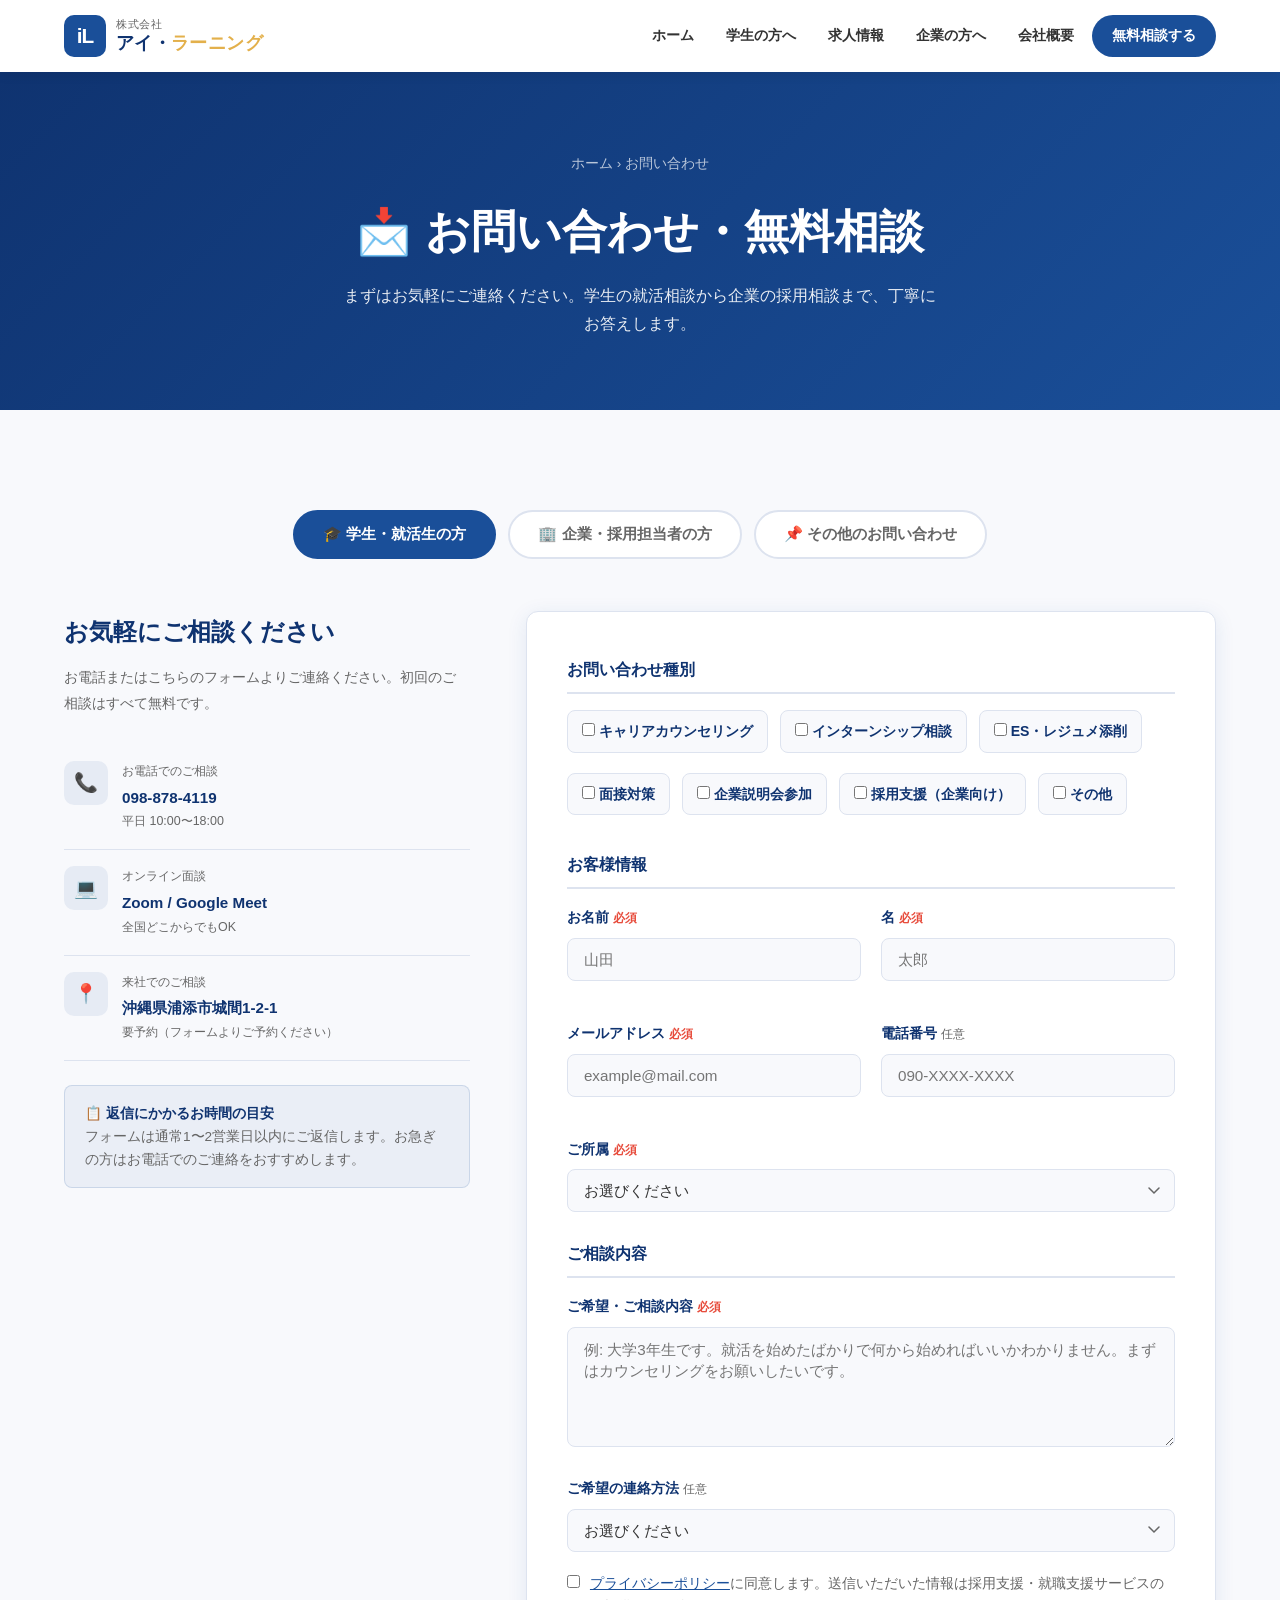
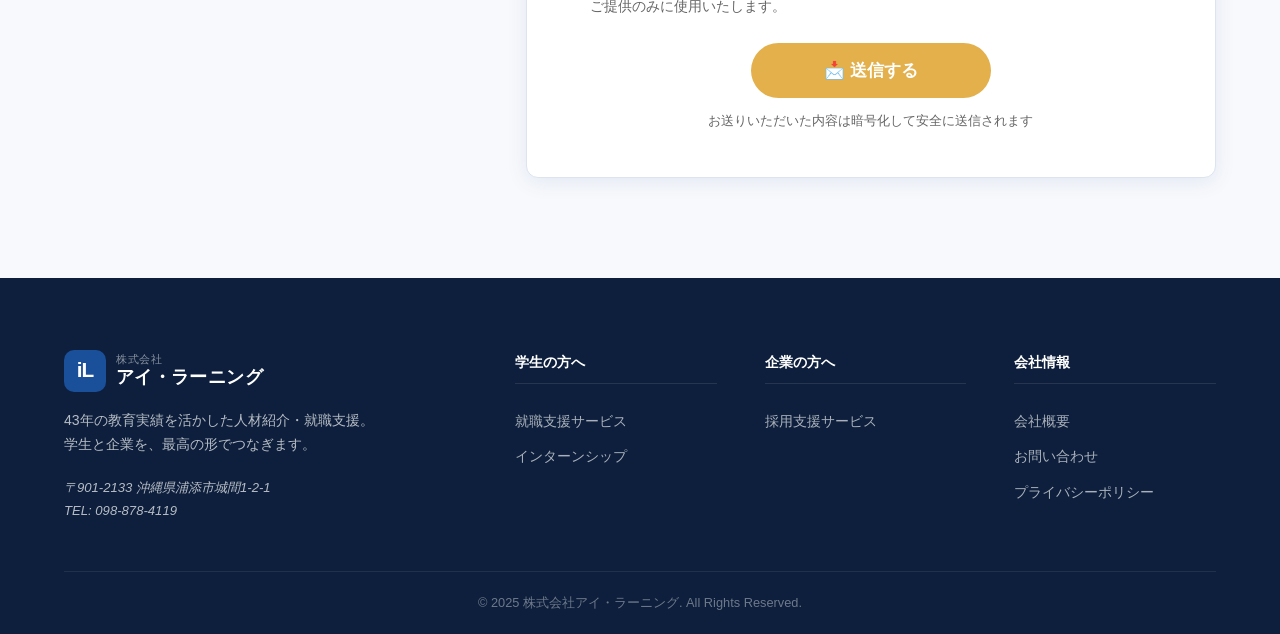
<file: pages/contact.html>
<!DOCTYPE html>
<html lang="ja">
<head>
  <meta charset="UTF-8">
  <meta name="viewport" content="width=device-width, initial-scale=1.0">
  <meta name="description" content="アイ・ラーニング キャリア支援へのお問い合わせ。学生の就職相談、企業の採用相談、イベント参加申し込みなど、お気軽にご連絡ください。">
  <title>お問い合わせ | アイ・ラーニング キャリア支援</title>
  <link rel="stylesheet" href="../css/style.css">
  <style>
    .contact-wrapper { padding: 100px 0; }
    .contact-type-tabs {
      display: flex; gap: 12px; justify-content: center;
      margin-bottom: 52px;
    }
    .contact-type-tab {
      padding: 12px 28px;
      border: 2px solid var(--border);
      border-radius: 50px;
      font-size: 0.95rem; font-weight: 700;
      cursor: pointer; background: var(--white); color: var(--text-light);
      transition: var(--transition);
    }
    .contact-type-tab.active,
    .contact-type-tab:hover {
      background: var(--primary); border-color: var(--primary); color: var(--white);
    }
    .contact-grid { display: grid; grid-template-columns: 1fr 1.7fr; gap: 56px; align-items: start; }
    .contact-sidebar { position: sticky; top: 100px; }
    .contact-sidebar h2 { font-size: 1.5rem; font-weight: 800; color: var(--primary-dark); margin-bottom: 12px; }
    .contact-sidebar > p { color: var(--text-light); font-size: 0.9rem; line-height: 1.8; margin-bottom: 28px; }
    .contact-item { display: flex; gap: 14px; align-items: flex-start; padding: 16px 0; border-bottom: 1px solid var(--border); }
    .contact-item:last-of-type { border-bottom: none; }
    .contact-item .ci-icon {
      width: 44px; height: 44px;
      background: rgba(26,79,153,0.08);
      border-radius: 10px;
      display: flex; align-items: center; justify-content: center;
      font-size: 1.2rem; flex-shrink: 0;
    }
    .contact-item .ci-label { font-size: 0.78rem; color: var(--text-light); margin-bottom: 2px; }
    .contact-item .ci-value { font-size: 0.95rem; font-weight: 600; color: var(--primary-dark); }
    .note-box {
      background: rgba(26,79,153,0.06); border: 1px solid rgba(26,79,153,0.15);
      border-radius: var(--radius-sm); padding: 16px 20px; margin-top: 24px;
      font-size: 0.85rem; color: var(--text-light); line-height: 1.7;
    }
    .note-box strong { color: var(--primary-dark); }

    /* フォーム */
    .contact-form { background: var(--white); border: 1px solid var(--border); border-radius: var(--radius); padding: 44px 40px; box-shadow: var(--shadow); }
    .form-section-title { font-size: 1rem; font-weight: 800; color: var(--primary-dark); margin: 28px 0 16px; padding-bottom: 8px; border-bottom: 2px solid var(--border); }
    .form-section-title:first-child { margin-top: 0; }
    .form-row { display: grid; grid-template-columns: 1fr 1fr; gap: 20px; }
    .form-group { margin-bottom: 20px; }
    .form-group label { display: block; font-size: 0.88rem; font-weight: 700; color: var(--primary-dark); margin-bottom: 8px; }
    .form-group label .req { color: #e74c3c; margin-left: 4px; font-size: 0.75rem; }
    .form-group label .opt { color: var(--text-light); margin-left: 4px; font-size: 0.75rem; font-weight: 400; }
    .form-control {
      width: 100%; padding: 12px 16px;
      border: 1.5px solid var(--border); border-radius: var(--radius-sm);
      font-size: 0.95rem; font-family: inherit; color: var(--text);
      background: var(--bg); transition: var(--transition); outline: none;
    }
    .form-control:focus { border-color: var(--primary); background: var(--white); box-shadow: 0 0 0 3px rgba(26,79,153,0.12); }
    textarea.form-control { resize: vertical; min-height: 120px; }
    select.form-control {
      appearance: none;
      background-image: url("data:image/svg+xml,%3Csvg xmlns='http://www.w3.org/2000/svg' width='12' height='8' viewBox='0 0 12 8'%3E%3Cpath d='M1 1l5 5 5-5' stroke='%23666' stroke-width='1.5' fill='none' stroke-linecap='round'/%3E%3C/svg%3E");
      background-repeat: no-repeat; background-position: right 14px center; padding-right: 40px;
    }
    .checkbox-group { display: flex; flex-wrap: wrap; gap: 12px; }
    .checkbox-label {
      display: flex; align-items: center; gap: 8px;
      font-size: 0.88rem; color: var(--text); cursor: pointer;
      padding: 8px 14px; border: 1.5px solid var(--border);
      border-radius: var(--radius-sm); background: var(--bg);
      transition: var(--transition);
    }
    .checkbox-label input { accent-color: var(--primary); }
    .checkbox-label:has(input:checked) {
      border-color: var(--primary); background: rgba(26,79,153,0.06); color: var(--primary);
    }
    .privacy-check {
      display: flex; align-items: flex-start; gap: 10px;
      font-size: 0.85rem; color: var(--text-light); cursor: pointer; margin-bottom: 24px;
    }
    .privacy-check input { accent-color: var(--primary); margin-top: 3px; flex-shrink: 0; }
    .privacy-check a { color: var(--primary); text-decoration: underline; }
    .form-submit { text-align: center; }
    .form-submit .btn { min-width: 240px; justify-content: center; font-size: 1.05rem; padding: 16px 40px; }
    .form-submit .note { font-size: 0.8rem; color: var(--text-light); margin-top: 12px; }

    /* 完了メッセージ（非表示デフォルト） */
    .success-msg {
      display: none; text-align: center;
      padding: 48px 32px; background: rgba(39,174,96,0.08);
      border: 1px solid rgba(39,174,96,0.3); border-radius: var(--radius);
    }
    .success-msg .check-icon { font-size: 3rem; margin-bottom: 16px; }
    .success-msg h3 { color: var(--success); font-size: 1.4rem; font-weight: 800; margin-bottom: 12px; }
    .success-msg p { color: var(--text-light); font-size: 0.92rem; }

    @media (max-width: 768px) {
      .contact-grid { grid-template-columns: 1fr; }
      .contact-sidebar { position: static; }
      .form-row { grid-template-columns: 1fr; }
      .contact-form { padding: 28px 20px; }
    }
  </style>
</head>
<body>

  <!-- ヘッダー -->
  <header class="site-header">
    <div class="container">
      <div class="header-inner">
        <a href="../index.html" class="logo">
          <div class="logo-icon">iL</div>
          <div class="logo-text">
            <span class="company">株式会社</span>
            <span class="brand">アイ・<span>ラーニング</span></span>
          </div>
        </a>
        <nav class="site-nav" id="siteNav">
          <ul>
            <li><a href="../index.html">ホーム</a></li>
            <li><a href="for-students.html">学生の方へ</a></li>
            <li><a href="jobs.html">求人情報</a></li>
            <li><a href="for-companies.html">企業の方へ</a></li>
            <li><a href="about.html">会社概要</a></li>
            <li><a href="contact.html" class="nav-cta active">無料相談する</a></li>
          </ul>
        </nav>
        <button class="hamburger" id="hamburger" aria-label="メニュー">
          <span></span><span></span><span></span>
        </button>
      </div>
    </div>
  </header>

  <!-- ページヒーロー -->
  <section class="page-hero">
    <div class="container">
      <p class="breadcrumb"><a href="../index.html">ホーム</a> &rsaquo; お問い合わせ</p>
      <h1>📩 お問い合わせ・無料相談</h1>
      <p>まずはお気軽にご連絡ください。学生の就活相談から企業の採用相談まで、丁寧にお答えします。</p>
    </div>
  </section>

  <!-- タブ切り替え -->
  <section class="contact-wrapper">
    <div class="container">
      <div class="contact-type-tabs">
        <button class="contact-type-tab active" onclick="switchTab('student')">🎓 学生・就活生の方</button>
        <button class="contact-type-tab" onclick="switchTab('company')">🏢 企業・採用担当者の方</button>
        <button class="contact-type-tab" onclick="switchTab('other')">📌 その他のお問い合わせ</button>
      </div>

      <div class="contact-grid">
        <!-- サイドバー -->
        <div class="contact-sidebar">
          <h2>お気軽にご相談ください</h2>
          <p>お電話またはこちらのフォームよりご連絡ください。初回のご相談はすべて無料です。</p>

          <div class="contact-item">
            <div class="ci-icon">📞</div>
            <div>
              <div class="ci-label">お電話でのご相談</div>
              <div class="ci-value">098-878-4119</div>
              <div style="font-size:0.78rem; color:var(--text-light);">平日 10:00〜18:00</div>
            </div>
          </div>

          <div class="contact-item">
            <div class="ci-icon">💻</div>
            <div>
              <div class="ci-label">オンライン面談</div>
              <div class="ci-value">Zoom / Google Meet</div>
              <div style="font-size:0.78rem; color:var(--text-light);">全国どこからでもOK</div>
            </div>
          </div>
          <div class="contact-item">
            <div class="ci-icon">📍</div>
            <div>
              <div class="ci-label">来社でのご相談</div>
              <div class="ci-value">沖縄県浦添市城間1-2-1</div>
              <div style="font-size:0.78rem; color:var(--text-light);">要予約（フォームよりご予約ください）</div>
            </div>
          </div>

          <div class="note-box">
            <strong>📋 返信にかかるお時間の目安</strong><br>
            フォームは通常1〜2営業日以内にご返信します。お急ぎの方はお電話でのご連絡をおすすめします。
          </div>
        </div>

        <!-- フォーム -->
        <div class="contact-form" id="contactForm">
          <form id="inquiryForm" novalidate>
            <p class="form-section-title">お問い合わせ種別</p>
            <div class="form-group">
              <div class="checkbox-group" id="inquiryTypeGroup">
                <label class="checkbox-label">
                  <input type="checkbox" name="type" value="career_counseling"> キャリアカウンセリング
                </label>
                <label class="checkbox-label">
                  <input type="checkbox" name="type" value="internship"> インターンシップ相談
                </label>
                <label class="checkbox-label">
                  <input type="checkbox" name="type" value="resume"> ES・レジュメ添削
                </label>
                <label class="checkbox-label">
                  <input type="checkbox" name="type" value="interview"> 面接対策
                </label>
                <label class="checkbox-label">
                  <input type="checkbox" name="type" value="seminar"> 企業説明会参加
                </label>
                <label class="checkbox-label">
                  <input type="checkbox" name="type" value="recruit"> 採用支援（企業向け）
                </label>
                <label class="checkbox-label">
                  <input type="checkbox" name="type" value="other"> その他
                </label>
              </div>
            </div>

            <p class="form-section-title">お客様情報</p>
            <div class="form-row">
              <div class="form-group">
                <label>お名前<span class="req">必須</span></label>
                <input type="text" name="lastname" class="form-control" placeholder="山田" required autocomplete="family-name">
              </div>
              <div class="form-group">
                <label>名<span class="req">必須</span></label>
                <input type="text" name="firstname" class="form-control" placeholder="太郎" required autocomplete="given-name">
              </div>
            </div>
            <div class="form-row">
              <div class="form-group">
                <label>メールアドレス<span class="req">必須</span></label>
                <input type="email" name="email" class="form-control" placeholder="example@mail.com" required autocomplete="email">
              </div>
              <div class="form-group">
                <label>電話番号<span class="opt">任意</span></label>
                <input type="tel" name="tel" class="form-control" placeholder="090-XXXX-XXXX" autocomplete="tel">
              </div>
            </div>

            <div class="form-group">
              <label>ご所属<span class="req">必須</span></label>
              <select name="affiliation" class="form-control" required>
                <option value="">お選びください</option>
                <option value="university">大学生（在学中）</option>
                <option value="graduate">大学院生（在学中）</option>
                <option value="vocational">専門学校生（在学中）</option>
                <option value="ob_og">アイ・ラーニング卒業生（OB/OG）</option>
                <option value="second_career">第二新卒・転職希望者</option>
                <option value="company">企業（採用担当）</option>
                <option value="other">その他</option>
              </select>
            </div>

            <div class="form-group" id="companyFields" style="display:none;">
              <label>会社名<span class="req">必須</span></label>
              <input type="text" name="company" class="form-control" placeholder="株式会社〇〇" autocomplete="organization">
            </div>

            <p class="form-section-title">ご相談内容</p>
            <div class="form-group">
              <label>ご希望・ご相談内容<span class="req">必須</span></label>
              <textarea name="message" class="form-control" placeholder="例: 大学3年生です。就活を始めたばかりで何から始めればいいかわかりません。まずはカウンセリングをお願いしたいです。" required></textarea>
            </div>

            <div class="form-group">
              <label>ご希望の連絡方法<span class="opt">任意</span></label>
              <select name="contact_method" class="form-control">
                <option value="">お選びください</option>
                <option value="phone">電話折返し希望</option>
                <option value="zoom">Zoom面談希望</option>
                <option value="visit">来社希望</option>
              </select>
            </div>

            <label class="privacy-check">
              <input type="checkbox" id="privacyCheck" required>
              <span><a href="#" target="_blank">プライバシーポリシー</a>に同意します。送信いただいた情報は採用支援・就職支援サービスのご提供のみに使用いたします。</span>
            </label>

            <div class="form-submit">
              <button type="submit" class="btn btn-primary">
                📩 送信する
              </button>
              <p class="note">お送りいただいた内容は暗号化して安全に送信されます</p>
            </div>
          </form>

          <!-- 送信完了メッセージ -->
          <div class="success-msg" id="successMsg">
            <div class="check-icon">✅</div>
            <h3>送信が完了しました！</h3>
            <p>
              お問い合わせありがとうございます。<br>
              内容を確認の上、<strong>1〜2営業日以内</strong>にご連絡いたします。<br>
              お急ぎの場合は <strong>098-878-4119</strong> までお電話ください。
            </p>
          </div>
        </div>
      </div>
    </div>
  </section>

  <!-- フッター -->
  <footer class="site-footer">
    <div class="container">
      <div class="footer-inner">
        <div class="footer-brand">
          <a href="../index.html" class="logo">
            <div class="logo-icon">iL</div>
            <div class="logo-text">
              <span class="company">株式会社</span>
              <span class="brand" style="color:#fff">アイ・ラーニング</span>
            </div>
          </a>
          <p class="footer-desc">43年の教育実績を活かした人材紹介・就職支援。<br>学生と企業を、最高の形でつなぎます。</p>
          <address class="footer-address">〒901-2133 沖縄県浦添市城間1-2-1<br>TEL: 098-878-4119</address>
        </div>
        <div class="footer-col">
          <h4>学生の方へ</h4>
          <a href="for-students.html">就職支援サービス</a>
          <a href="for-students.html#internship">インターンシップ</a>
        </div>
        <div class="footer-col">
          <h4>企業の方へ</h4>
          <a href="for-companies.html">採用支援サービス</a>
        </div>
        <div class="footer-col">
          <h4>会社情報</h4>
          <a href="about.html">会社概要</a>
          <a href="contact.html">お問い合わせ</a>
          <a href="#">プライバシーポリシー</a>
        </div>
      </div>
    </div>
    <div class="footer-bottom">
      <p>&copy; 2025 株式会社アイ・ラーニング. All Rights Reserved.</p>
    </div>
  </footer>

  <script src="../js/main.js"></script>
  <script>
    // タブ切り替え
    function switchTab(type) {
      document.querySelectorAll('.contact-type-tab').forEach(t => t.classList.remove('active'));
      event.target.classList.add('active');
      const affiliationSelect = document.querySelector('[name="affiliation"]');
      if (type === 'company') {
        affiliationSelect.value = 'company';
        document.getElementById('companyFields').style.display = 'block';
      } else if (type === 'student') {
        affiliationSelect.value = '';
        document.getElementById('companyFields').style.display = 'none';
      }
    }

    // 企業フィールドの表示切り替え
    document.querySelector('[name="affiliation"]').addEventListener('change', function () {
      document.getElementById('companyFields').style.display =
        this.value === 'company' ? 'block' : 'none';
    });

    // フォーム送信（デモ）
    document.getElementById('inquiryForm').addEventListener('submit', function(e) {
      e.preventDefault();
      if (!document.getElementById('privacyCheck').checked) {
        alert('プライバシーポリシーへの同意が必要です。');
        return;
      }
      this.style.display = 'none';
      document.getElementById('successMsg').style.display = 'block';
      window.scrollTo({ top: document.getElementById('contactForm').offsetTop - 100, behavior: 'smooth' });
    });
  </script>
</body>
</html>
</file>
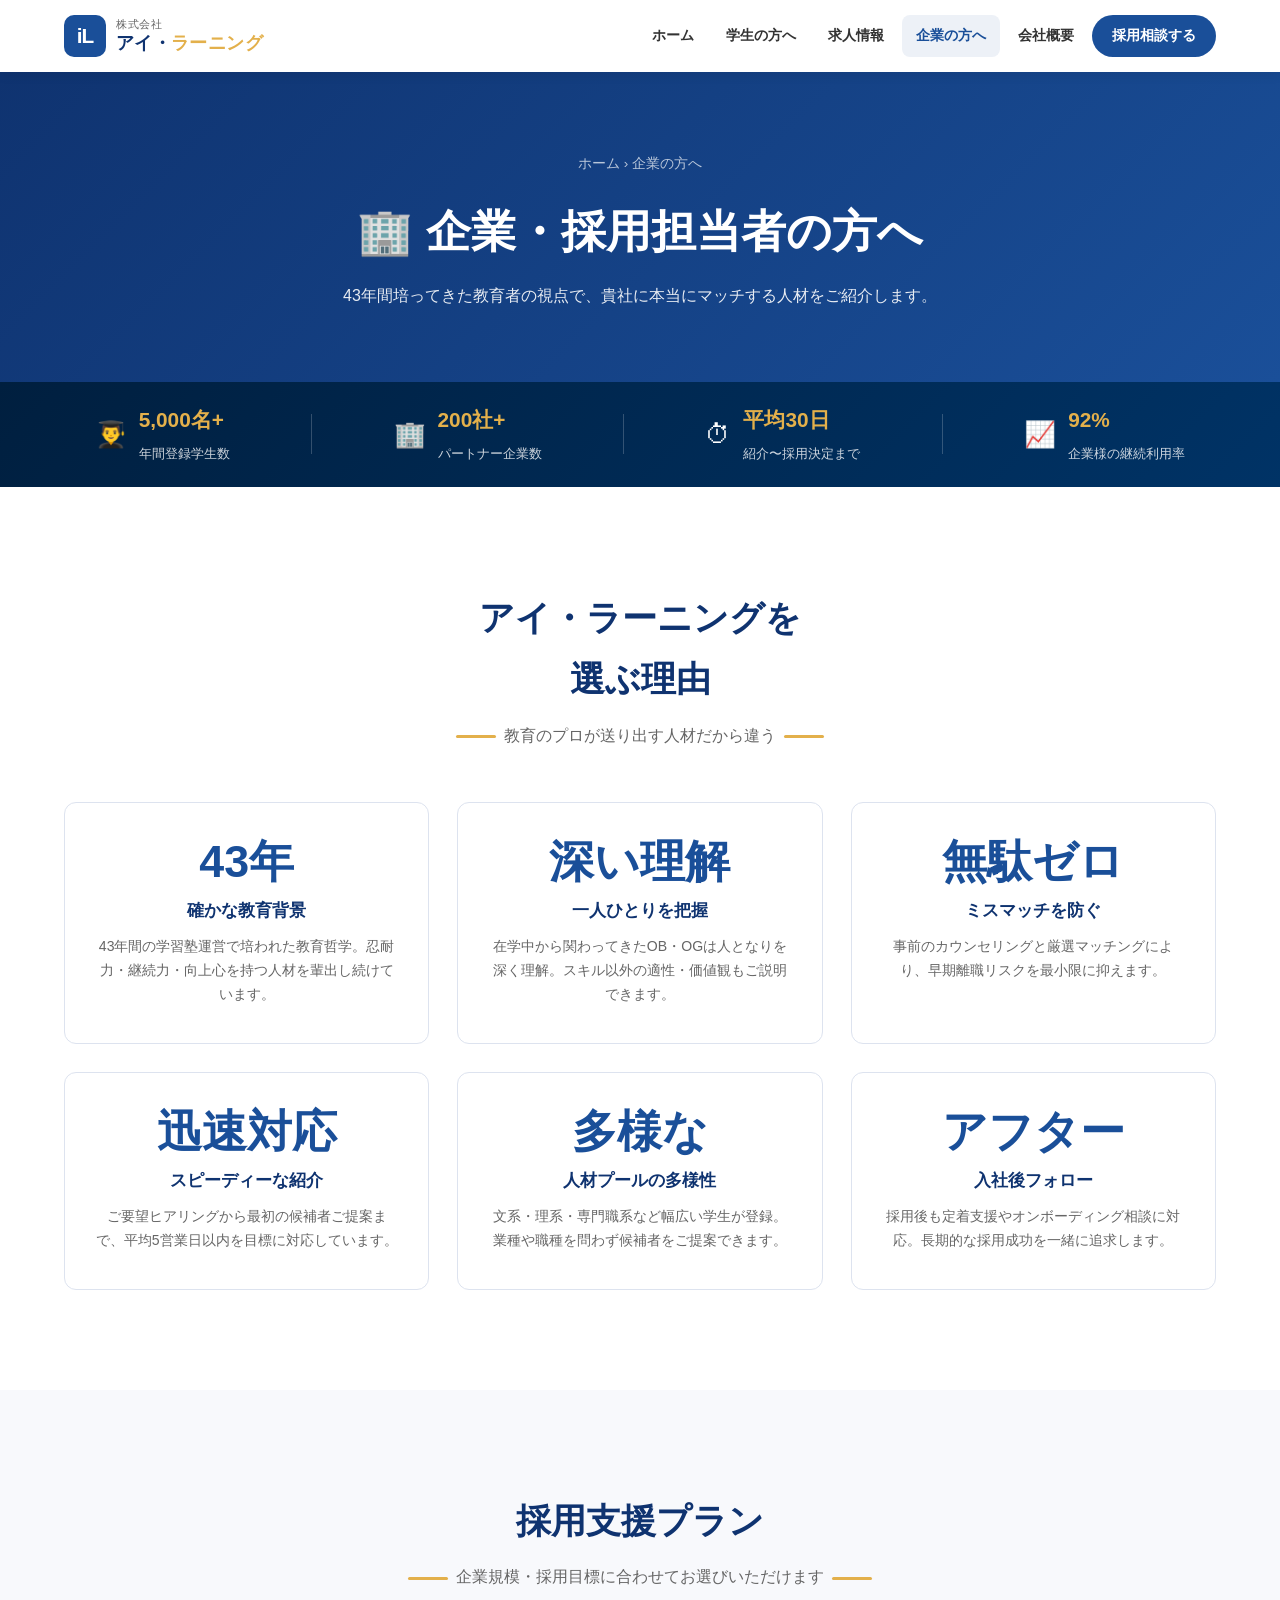
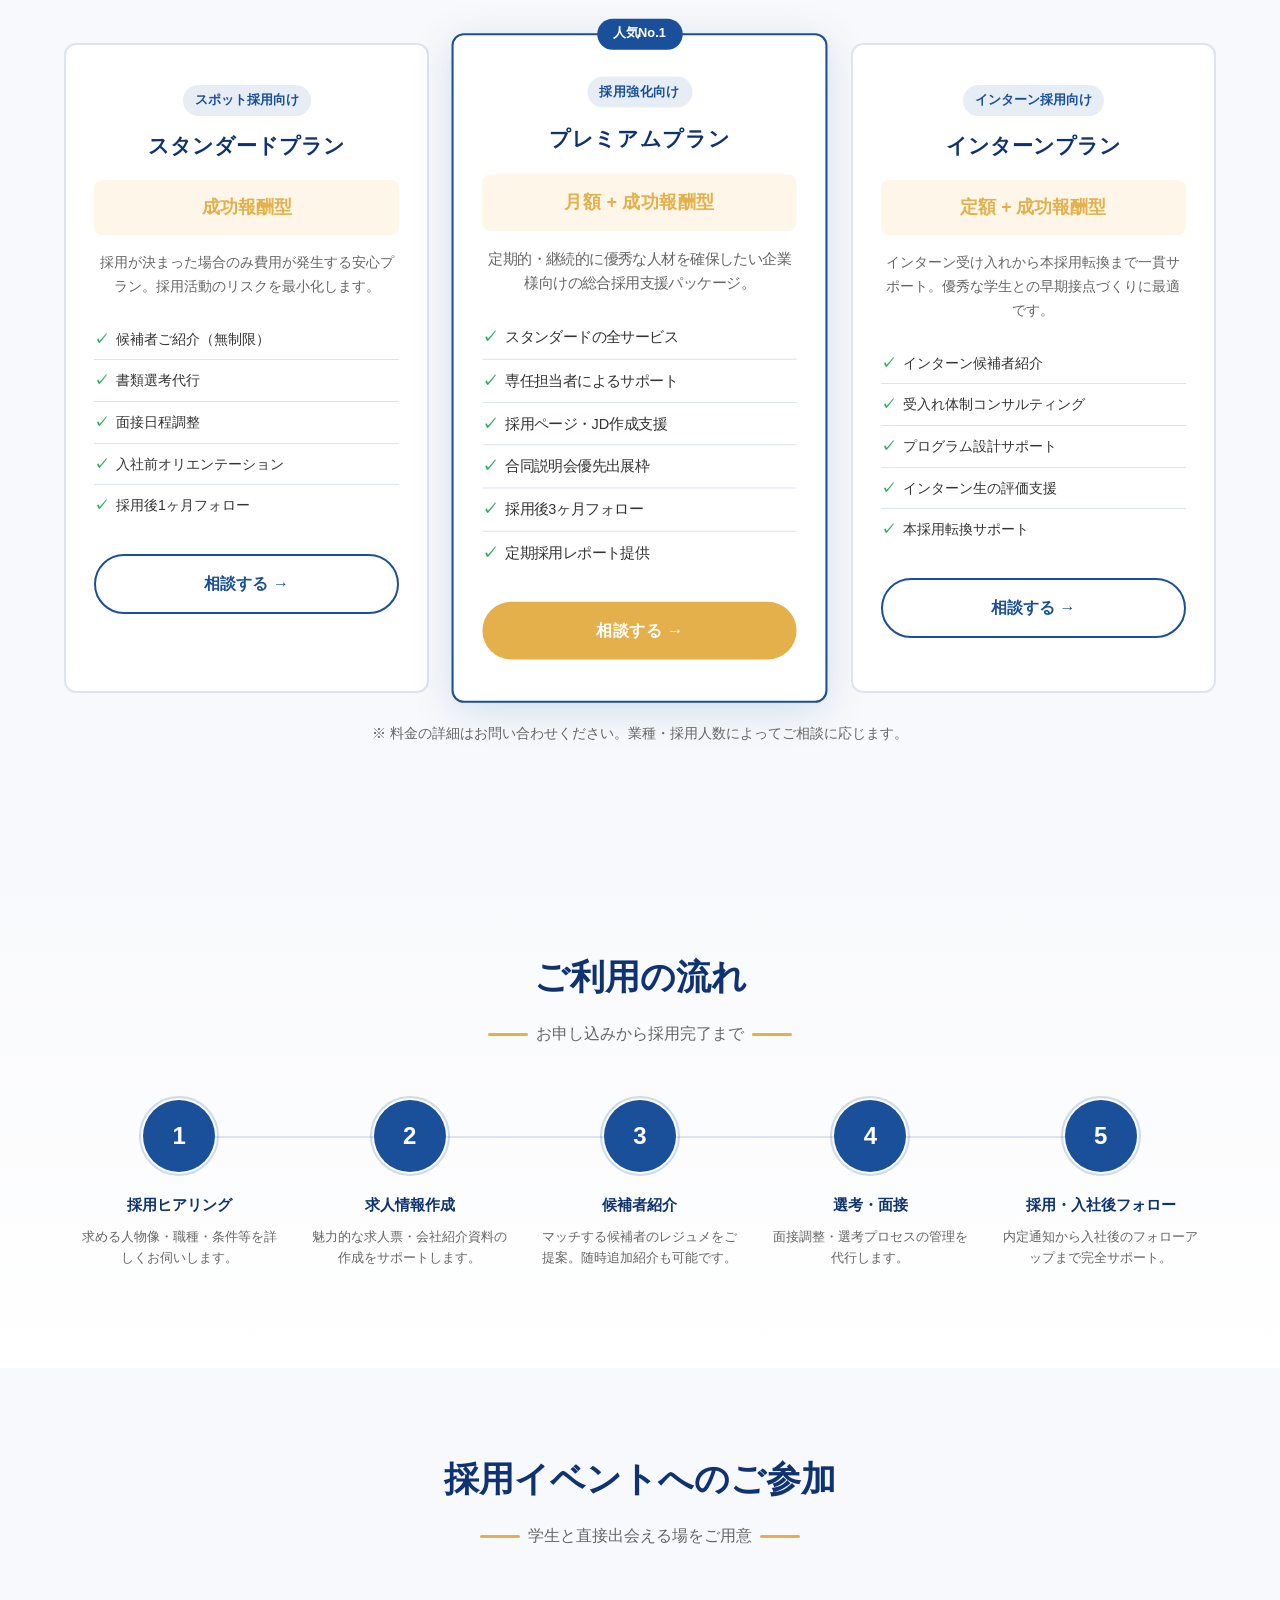
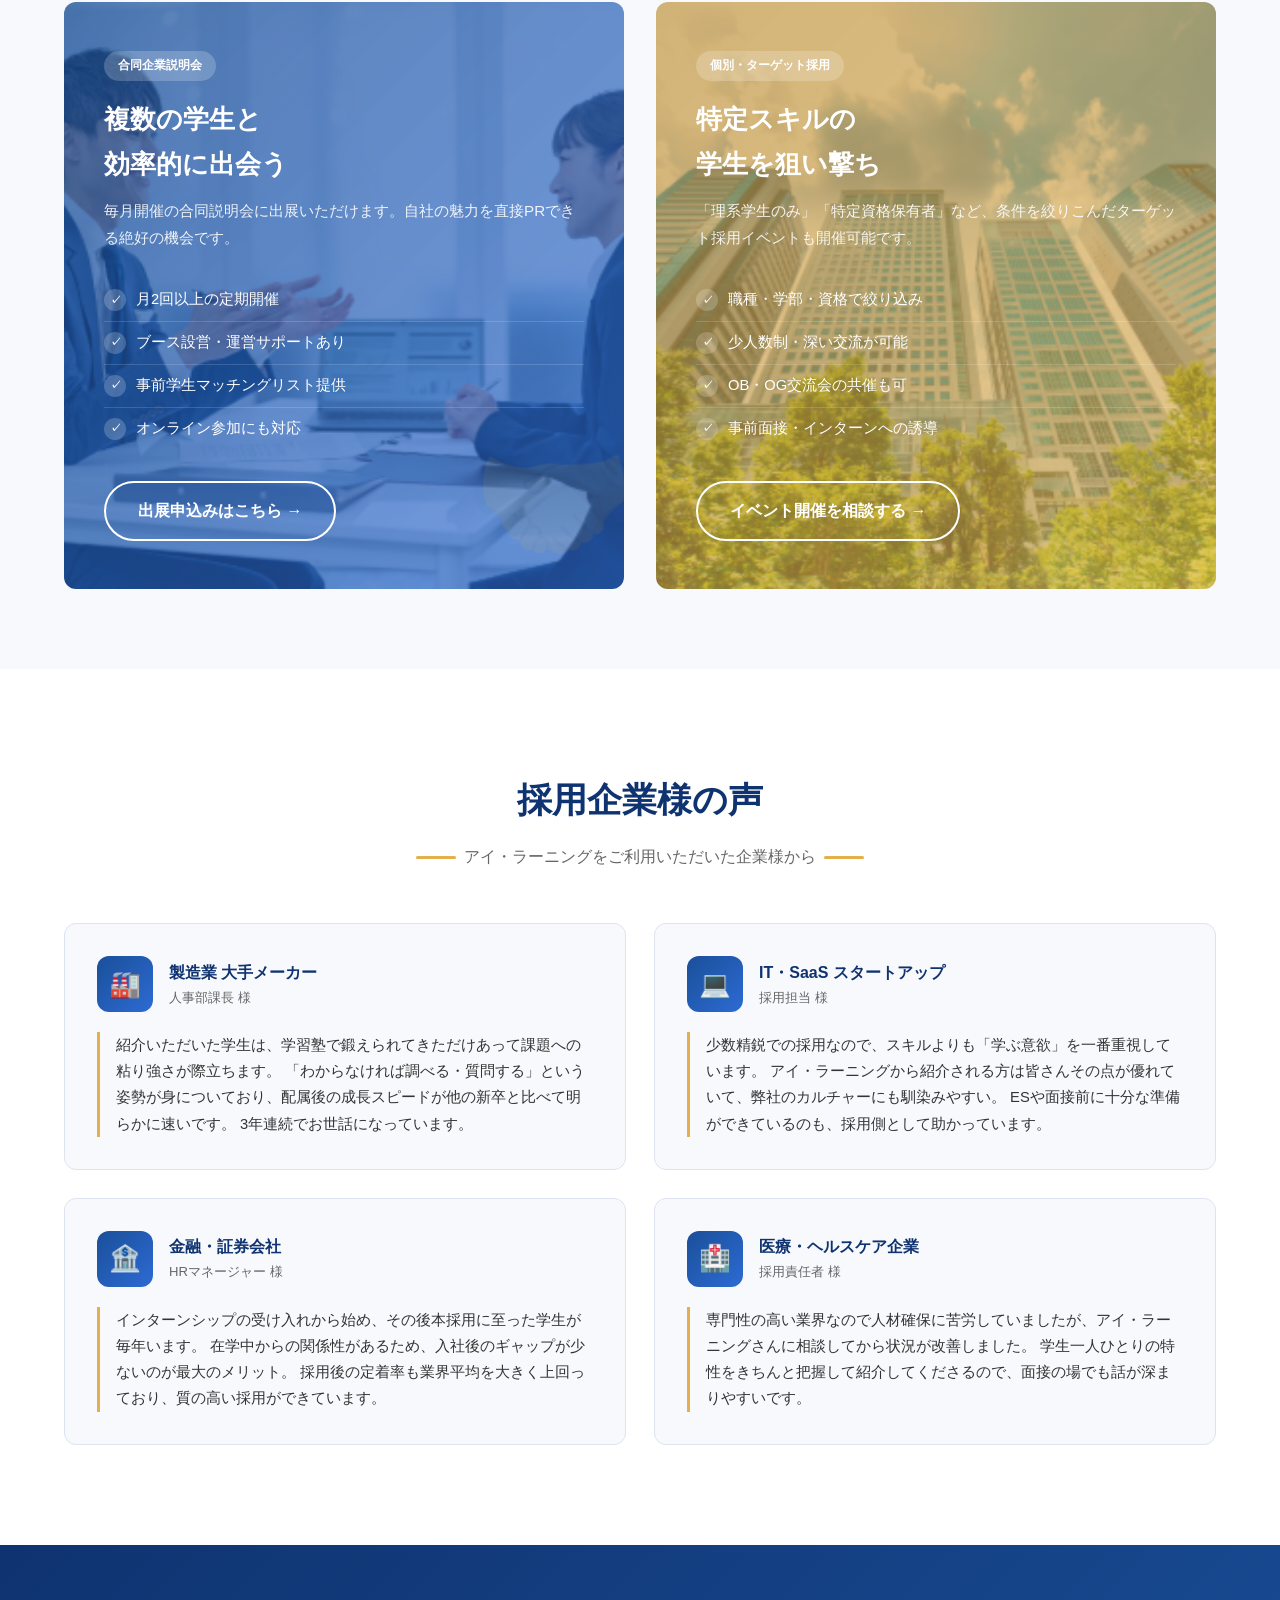
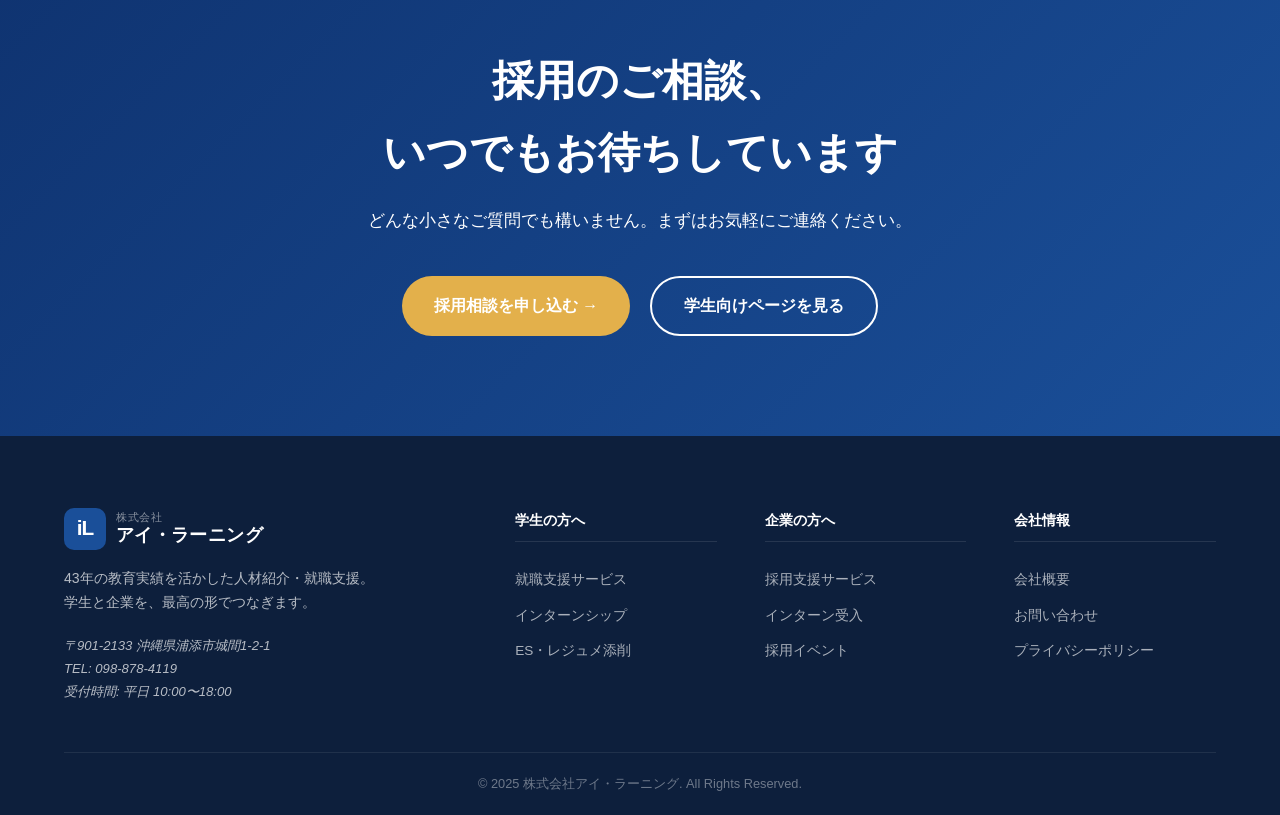
<file: pages/for-companies.html>
<!DOCTYPE html>
<html lang="ja">
<head>
  <meta charset="UTF-8">
  <meta name="viewport" content="width=device-width, initial-scale=1.0">
  <meta name="description" content="企業の採用担当者向け。アイ・ラーニングが学習塾育ちの優秀な人材を紹介します。新卒採用・インターン受入・採用イベントのご相談はこちら。">
  <title>企業の方へ | アイ・ラーニング キャリア支援</title>
  <link rel="stylesheet" href="../css/style.css">
  <style>
    .merit-section { padding: 100px 0; background: var(--white); }
    .merit-grid { display: grid; grid-template-columns: repeat(3, 1fr); gap: 28px; }
    .merit-card {
      border: 1px solid var(--border);
      border-radius: var(--radius);
      padding: 36px 28px;
      text-align: center;
      transition: var(--transition);
    }
    .merit-card:hover { transform: translateY(-6px); box-shadow: var(--shadow-lg); }
    .merit-num {
      font-size: 2.8rem; font-weight: 900;
      color: var(--primary); line-height: 1; margin-bottom: 12px;
    }
    .merit-card h3 { font-size: 1.05rem; font-weight: 700; color: var(--primary-dark); margin-bottom: 10px; }
    .merit-card p { font-size: 0.88rem; color: var(--text-light); line-height: 1.7; }

    .plan-section { padding: 100px 0; background: var(--bg); }
    .plan-grid { display: grid; grid-template-columns: repeat(3, 1fr); gap: 28px; }
    .plan-card {
      background: var(--white);
      border: 2px solid var(--border);
      border-radius: var(--radius);
      padding: 40px 28px;
      text-align: center;
      position: relative;
      transition: var(--transition);
    }
    .plan-card.featured {
      border-color: var(--primary);
      transform: scale(1.03);
      box-shadow: var(--shadow-lg);
    }
    .plan-card.featured::before {
      content: "人気No.1";
      position: absolute;
      top: -16px;
      left: 50%;
      transform: translateX(-50%);
      background: var(--primary);
      color: #fff;
      font-size: 0.78rem;
      font-weight: 700;
      padding: 4px 16px;
      border-radius: 50px;
    }
    .plan-tag {
      font-size: 0.8rem; font-weight: 700;
      color: var(--primary); background: rgba(26,79,153,0.1);
      padding: 4px 12px; border-radius: 50px; display: inline-block; margin-bottom: 12px;
    }
    .plan-card h3 { font-size: 1.3rem; font-weight: 800; color: var(--primary-dark); margin-bottom: 8px; }
    .plan-card .price {
      font-size: 1.1rem; font-weight: 700; color: var(--accent);
      margin: 16px 0; padding: 12px; background: rgba(245,166,35,0.1); border-radius: var(--radius-sm);
    }
    .plan-card p { font-size: 0.88rem; color: var(--text-light); margin-bottom: 20px; line-height: 1.7; }
    .plan-features { text-align: left; margin-bottom: 28px; }
    .plan-features li {
      padding: 8px 0;
      border-bottom: 1px solid var(--border);
      font-size: 0.88rem;
      display: flex; gap: 8px; align-items: center;
    }
    .plan-features li:last-child { border-bottom: none; }
    .plan-features li::before { content: "✓"; color: var(--success); font-weight: 700; }

    .voice2-section { padding: 100px 0; background: var(--white); }
    .voice2-grid { display: grid; grid-template-columns: 1fr 1fr; gap: 28px; }
    .voice2-card {
      background: var(--bg);
      border: 1px solid var(--border);
      border-radius: var(--radius);
      padding: 32px;
    }
    .voice2-header { display: flex; gap: 16px; align-items: center; margin-bottom: 20px; }
    .voice2-logo {
      width: 56px; height: 56px;
      background: linear-gradient(135deg, var(--primary), #2d6bd4);
      border-radius: 12px;
      display: flex; align-items: center; justify-content: center;
      color: #fff; font-size: 1.6rem;
    }
    .voice2-header .company { font-weight: 700; color: var(--primary-dark); }
    .voice2-header .person { font-size: 0.82rem; color: var(--text-light); }
    .voice2-card blockquote { font-size: 0.92rem; color: var(--text); line-height: 1.78; border-left: 3px solid var(--accent); padding-left: 16px; }

    @media (max-width: 768px) {
      .merit-grid  { grid-template-columns: 1fr; }
      .plan-grid   { grid-template-columns: 1fr; }
      .plan-card.featured { transform: none; }
      .voice2-grid { grid-template-columns: 1fr; }
    }
    @media (max-width: 1024px) {
      .merit-grid  { grid-template-columns: repeat(2, 1fr); }
      .plan-grid   { grid-template-columns: repeat(2, 1fr); }
    }
  </style>
</head>
<body>

  <!-- ヘッダー -->
  <header class="site-header">
    <div class="container">
      <div class="header-inner">
        <a href="../index.html" class="logo">
          <div class="logo-icon">iL</div>
          <div class="logo-text">
            <span class="company">株式会社</span>
            <span class="brand">アイ・<span>ラーニング</span></span>
          </div>
        </a>
        <nav class="site-nav" id="siteNav">
          <ul>
            <li><a href="../index.html">ホーム</a></li>
            <li><a href="for-students.html">学生の方へ</a></li>
            <li><a href="jobs.html">求人情報</a></li>
            <li><a href="for-companies.html" class="active">企業の方へ</a></li>
            <li><a href="about.html">会社概要</a></li>
            <li><a href="contact.html" class="nav-cta">採用相談する</a></li>
          </ul>
        </nav>
        <button class="hamburger" id="hamburger" aria-label="メニュー">
          <span></span><span></span><span></span>
        </button>
      </div>
    </div>
  </header>

  <!-- ページヒーロー -->
  <section class="page-hero">
    <div class="container">
      <p class="breadcrumb"><a href="../index.html">ホーム</a> &rsaquo; 企業の方へ</p>
      <h1>🏢 企業・採用担当者の方へ</h1>
      <p>43年間培ってきた教育者の視点で、貴社に本当にマッチする人材をご紹介します。</p>
    </div>
  </section>

  <!-- 数字で見るアイ・ラーニング -->
  <section class="achievement-bar">
    <div class="container">
      <div class="achievement-inner">
        <div class="achievement-item">
          <span class="icon">👨‍🎓</span>
          <div class="text"><strong>5,000名+</strong><span>年間登録学生数</span></div>
        </div>
        <div class="achievement-divider"></div>
        <div class="achievement-item">
          <span class="icon">🏢</span>
          <div class="text"><strong>200社+</strong><span>パートナー企業数</span></div>
        </div>
        <div class="achievement-divider"></div>
        <div class="achievement-item">
          <span class="icon">⏱</span>
          <div class="text"><strong>平均30日</strong><span>紹介〜採用決定まで</span></div>
        </div>
        <div class="achievement-divider"></div>
        <div class="achievement-item">
          <span class="icon">📈</span>
          <div class="text"><strong>92%</strong><span>企業様の継続利用率</span></div>
        </div>
      </div>
    </div>
  </section>

  <!-- アイ・ラーニング採用を選ぶメリット -->
  <section class="merit-section" id="recruit">
    <div class="container">
      <h2 class="section-title reveal">アイ・ラーニングを<br>選ぶ理由</h2>
      <p class="section-sub reveal"><span></span>教育のプロが送り出す人材だから違う<span></span></p>

      <div class="merit-grid">
        <div class="merit-card reveal">
          <div class="merit-num">43年</div>
          <h3>確かな教育背景</h3>
          <p>43年間の学習塾運営で培われた教育哲学。忍耐力・継続力・向上心を持つ人材を輩出し続けています。</p>
        </div>
        <div class="merit-card reveal">
          <div class="merit-num">深い理解</div>
          <h3>一人ひとりを把握</h3>
          <p>在学中から関わってきたOB・OGは人となりを深く理解。スキル以外の適性・価値観もご説明できます。</p>
        </div>
        <div class="merit-card reveal">
          <div class="merit-num">無駄ゼロ</div>
          <h3>ミスマッチを防ぐ</h3>
          <p>事前のカウンセリングと厳選マッチングにより、早期離職リスクを最小限に抑えます。</p>
        </div>
        <div class="merit-card reveal">
          <div class="merit-num">迅速対応</div>
          <h3>スピーディーな紹介</h3>
          <p>ご要望ヒアリングから最初の候補者ご提案まで、平均5営業日以内を目標に対応しています。</p>
        </div>
        <div class="merit-card reveal">
          <div class="merit-num">多様な</div>
          <h3>人材プールの多様性</h3>
          <p>文系・理系・専門職系など幅広い学生が登録。業種や職種を問わず候補者をご提案できます。</p>
        </div>
        <div class="merit-card reveal">
          <div class="merit-num">アフター</div>
          <h3>入社後フォロー</h3>
          <p>採用後も定着支援やオンボーディング相談に対応。長期的な採用成功を一緒に追求します。</p>
        </div>
      </div>
    </div>
  </section>

  <!-- サービス・料金プラン -->
  <section class="plan-section">
    <div class="container">
      <h2 class="section-title reveal">採用支援プラン</h2>
      <p class="section-sub reveal"><span></span>企業規模・採用目標に合わせてお選びいただけます<span></span></p>

      <div class="plan-grid">
        <div class="plan-card reveal">
          <span class="plan-tag">スポット採用向け</span>
          <h3>スタンダードプラン</h3>
          <div class="price">成功報酬型</div>
          <p>採用が決まった場合のみ費用が発生する安心プラン。採用活動のリスクを最小化します。</p>
          <ul class="plan-features">
            <li>候補者ご紹介（無制限）</li>
            <li>書類選考代行</li>
            <li>面接日程調整</li>
            <li>入社前オリエンテーション</li>
            <li>採用後1ヶ月フォロー</li>
          </ul>
          <a href="contact.html" class="btn btn-outline" style="width:100%; justify-content:center;">相談する →</a>
        </div>

        <div class="plan-card featured reveal">
          <span class="plan-tag">採用強化向け</span>
          <h3>プレミアムプラン</h3>
          <div class="price">月額 + 成功報酬型</div>
          <p>定期的・継続的に優秀な人材を確保したい企業様向けの総合採用支援パッケージ。</p>
          <ul class="plan-features">
            <li>スタンダードの全サービス</li>
            <li>専任担当者によるサポート</li>
            <li>採用ページ・JD作成支援</li>
            <li>合同説明会優先出展枠</li>
            <li>採用後3ヶ月フォロー</li>
            <li>定期採用レポート提供</li>
          </ul>
          <a href="contact.html" class="btn btn-primary" style="width:100%; justify-content:center;">相談する →</a>
        </div>

        <div class="plan-card reveal" id="intern">
          <span class="plan-tag">インターン採用向け</span>
          <h3>インターンプラン</h3>
          <div class="price">定額 + 成功報酬型</div>
          <p>インターン受け入れから本採用転換まで一貫サポート。優秀な学生との早期接点づくりに最適です。</p>
          <ul class="plan-features">
            <li>インターン候補者紹介</li>
            <li>受入れ体制コンサルティング</li>
            <li>プログラム設計サポート</li>
            <li>インターン生の評価支援</li>
            <li>本採用転換サポート</li>
          </ul>
          <a href="contact.html" class="btn btn-outline" style="width:100%; justify-content:center;">相談する →</a>
        </div>
      </div>

      <p style="text-align:center; margin-top:28px; color:var(--text-light); font-size:0.88rem;">
        ※ 料金の詳細はお問い合わせください。業種・採用人数によってご相談に応じます。
      </p>
    </div>
  </section>

  <!-- ご利用の流れ（企業向け） -->
  <section class="flow-section" id="flow">
    <div class="container">
      <h2 class="section-title reveal">ご利用の流れ</h2>
      <p class="section-sub reveal"><span></span>お申し込みから採用完了まで<span></span></p>

      <div class="flow-steps">
        <div class="flow-step reveal">
          <div class="flow-step-num">1</div>
          <h4>採用ヒアリング</h4>
          <p>求める人物像・職種・条件等を詳しくお伺いします。</p>
        </div>
        <div class="flow-step reveal">
          <div class="flow-step-num">2</div>
          <h4>求人情報作成</h4>
          <p>魅力的な求人票・会社紹介資料の作成をサポートします。</p>
        </div>
        <div class="flow-step reveal">
          <div class="flow-step-num">3</div>
          <h4>候補者紹介</h4>
          <p>マッチする候補者のレジュメをご提案。随時追加紹介も可能です。</p>
        </div>
        <div class="flow-step reveal">
          <div class="flow-step-num">4</div>
          <h4>選考・面接</h4>
          <p>面接調整・選考プロセスの管理を代行します。</p>
        </div>
        <div class="flow-step reveal">
          <div class="flow-step-num">5</div>
          <h4>採用・入社後フォロー</h4>
          <p>内定通知から入社後のフォローアップまで完全サポート。</p>
        </div>
      </div>
    </div>
  </section>

  <!-- 採用イベント案内 -->
  <section style="padding:80px 0; background:var(--bg);" id="event">
    <div class="container">
      <h2 class="section-title reveal">採用イベントへのご参加</h2>
      <p class="section-sub reveal"><span></span>学生と直接出会える場をご用意<span></span></p>

      <div class="target-grid">
        <div class="target-card students reveal" data-icon="🤝">
          <span class="target-tag">合同企業説明会</span>
          <h3>複数の学生と<br>効率的に出会う</h3>
          <p>毎月開催の合同説明会に出展いただけます。自社の魅力を直接PRできる絶好の機会です。</p>
          <ul class="target-list">
            <li>月2回以上の定期開催</li>
            <li>ブース設営・運営サポートあり</li>
            <li>事前学生マッチングリスト提供</li>
            <li>オンライン参加にも対応</li>
          </ul>
          <a href="contact.html" class="btn btn-secondary">出展申込みはこちら →</a>
        </div>
        <div class="target-card companies reveal" data-icon="🎓">
          <span class="target-tag">個別・ターゲット採用</span>
          <h3>特定スキルの<br>学生を狙い撃ち</h3>
          <p>「理系学生のみ」「特定資格保有者」など、条件を絞りこんだターゲット採用イベントも開催可能です。</p>
          <ul class="target-list">
            <li>職種・学部・資格で絞り込み</li>
            <li>少人数制・深い交流が可能</li>
            <li>OB・OG交流会の共催も可</li>
            <li>事前面接・インターンへの誘導</li>
          </ul>
          <a href="contact.html" class="btn btn-secondary">イベント開催を相談する →</a>
        </div>
      </div>
    </div>
  </section>

  <!-- 採用企業の声 -->
  <section class="voice2-section">
    <div class="container">
      <h2 class="section-title reveal">採用企業様の声</h2>
      <p class="section-sub reveal"><span></span>アイ・ラーニングをご利用いただいた企業様から<span></span></p>

      <div class="voice2-grid">
        <div class="voice2-card reveal">
          <div class="voice2-header">
            <div class="voice2-logo">🏭</div>
            <div>
              <div class="company">製造業 大手メーカー</div>
              <div class="person">人事部課長 様</div>
            </div>
          </div>
          <blockquote>
            紹介いただいた学生は、学習塾で鍛えられてきただけあって課題への粘り強さが際立ちます。
            「わからなければ調べる・質問する」という姿勢が身についており、配属後の成長スピードが他の新卒と比べて明らかに速いです。
            3年連続でお世話になっています。
          </blockquote>
        </div>
        <div class="voice2-card reveal">
          <div class="voice2-header">
            <div class="voice2-logo">💻</div>
            <div>
              <div class="company">IT・SaaS スタートアップ</div>
              <div class="person">採用担当 様</div>
            </div>
          </div>
          <blockquote>
            少数精鋭での採用なので、スキルよりも「学ぶ意欲」を一番重視しています。
            アイ・ラーニングから紹介される方は皆さんその点が優れていて、弊社のカルチャーにも馴染みやすい。
            ESや面接前に十分な準備ができているのも、採用側として助かっています。
          </blockquote>
        </div>
        <div class="voice2-card reveal">
          <div class="voice2-header">
            <div class="voice2-logo">🏦</div>
            <div>
              <div class="company">金融・証券会社</div>
              <div class="person">HRマネージャー 様</div>
            </div>
          </div>
          <blockquote>
            インターンシップの受け入れから始め、その後本採用に至った学生が毎年います。
            在学中からの関係性があるため、入社後のギャップが少ないのが最大のメリット。
            採用後の定着率も業界平均を大きく上回っており、質の高い採用ができています。
          </blockquote>
        </div>
        <div class="voice2-card reveal">
          <div class="voice2-header">
            <div class="voice2-logo">🏥</div>
            <div>
              <div class="company">医療・ヘルスケア企業</div>
              <div class="person">採用責任者 様</div>
            </div>
          </div>
          <blockquote>
            専門性の高い業界なので人材確保に苦労していましたが、アイ・ラーニングさんに相談してから状況が改善しました。
            学生一人ひとりの特性をきちんと把握して紹介してくださるので、面接の場でも話が深まりやすいです。
          </blockquote>
        </div>
      </div>
    </div>
  </section>

  <!-- CTA -->
  <section class="cta-section">
    <div class="container">
      <h2 class="reveal">採用のご相談、<br>いつでもお待ちしています</h2>
      <p class="reveal">どんな小さなご質問でも構いません。まずはお気軽にご連絡ください。</p>
      <div class="cta-buttons reveal">
        <a href="contact.html" class="btn btn-primary">採用相談を申し込む →</a>
        <a href="for-students.html" class="btn btn-secondary">学生向けページを見る</a>
      </div>
    </div>
  </section>

  <!-- フッター -->
  <footer class="site-footer">
    <div class="container">
      <div class="footer-inner">
        <div class="footer-brand">
          <a href="../index.html" class="logo">
            <div class="logo-icon">iL</div>
            <div class="logo-text">
              <span class="company">株式会社</span>
              <span class="brand" style="color:#fff">アイ・ラーニング</span>
            </div>
          </a>
          <p class="footer-desc">43年の教育実績を活かした人材紹介・就職支援。<br>学生と企業を、最高の形でつなぎます。</p>
          <address class="footer-address">〒901-2133 沖縄県浦添市城間1-2-1<br>TEL: 098-878-4119<br>受付時間: 平日 10:00〜18:00</address>
        </div>
        <div class="footer-col">
          <h4>学生の方へ</h4>
          <a href="for-students.html">就職支援サービス</a>
          <a href="for-students.html#internship">インターンシップ</a>
          <a href="for-students.html#resume">ES・レジュメ添削</a>
        </div>
        <div class="footer-col">
          <h4>企業の方へ</h4>
          <a href="for-companies.html">採用支援サービス</a>
          <a href="for-companies.html#intern">インターン受入</a>
          <a href="for-companies.html#event">採用イベント</a>
        </div>
        <div class="footer-col">
          <h4>会社情報</h4>
          <a href="about.html">会社概要</a>
          <a href="contact.html">お問い合わせ</a>
          <a href="#">プライバシーポリシー</a>
        </div>
      </div>
    </div>
    <div class="footer-bottom">
      <p>&copy; 2025 株式会社アイ・ラーニング. All Rights Reserved.</p>
    </div>
  </footer>

  <script src="../js/main.js"></script>
</body>
</html>
</file>
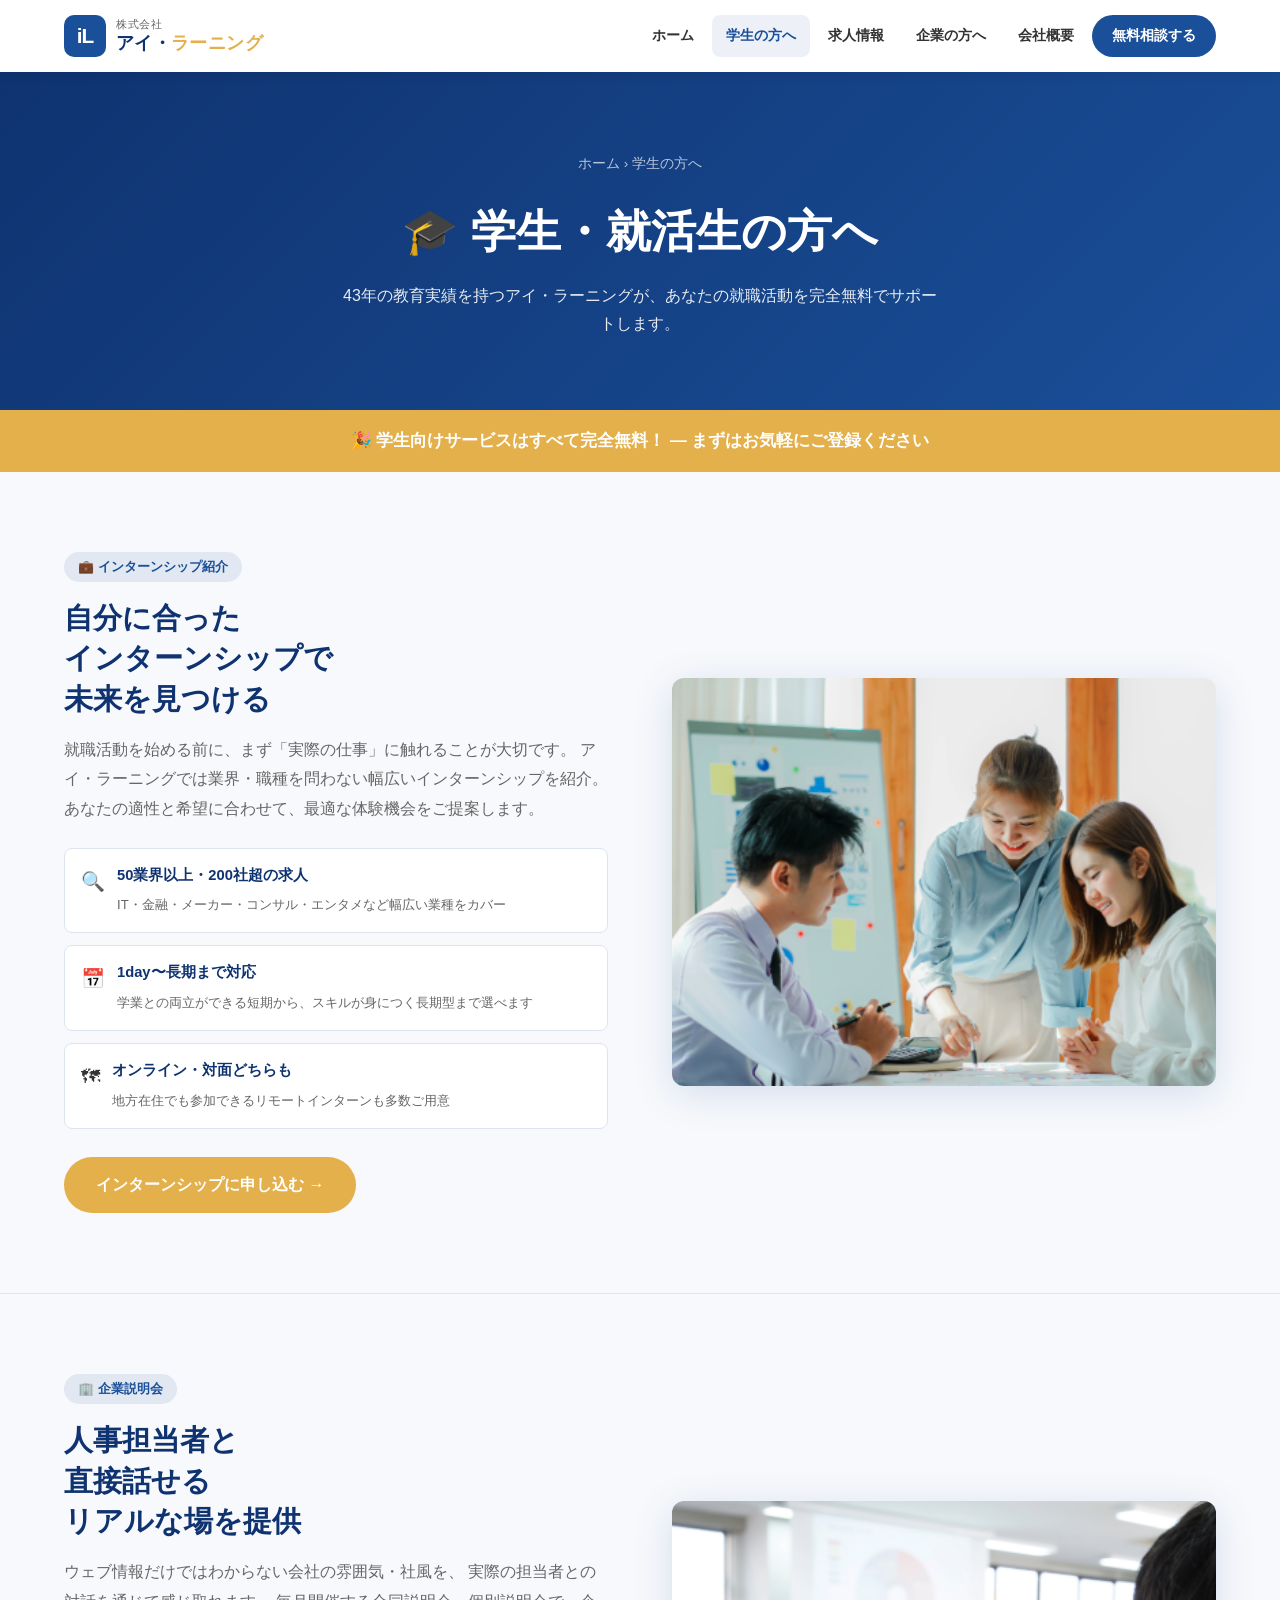
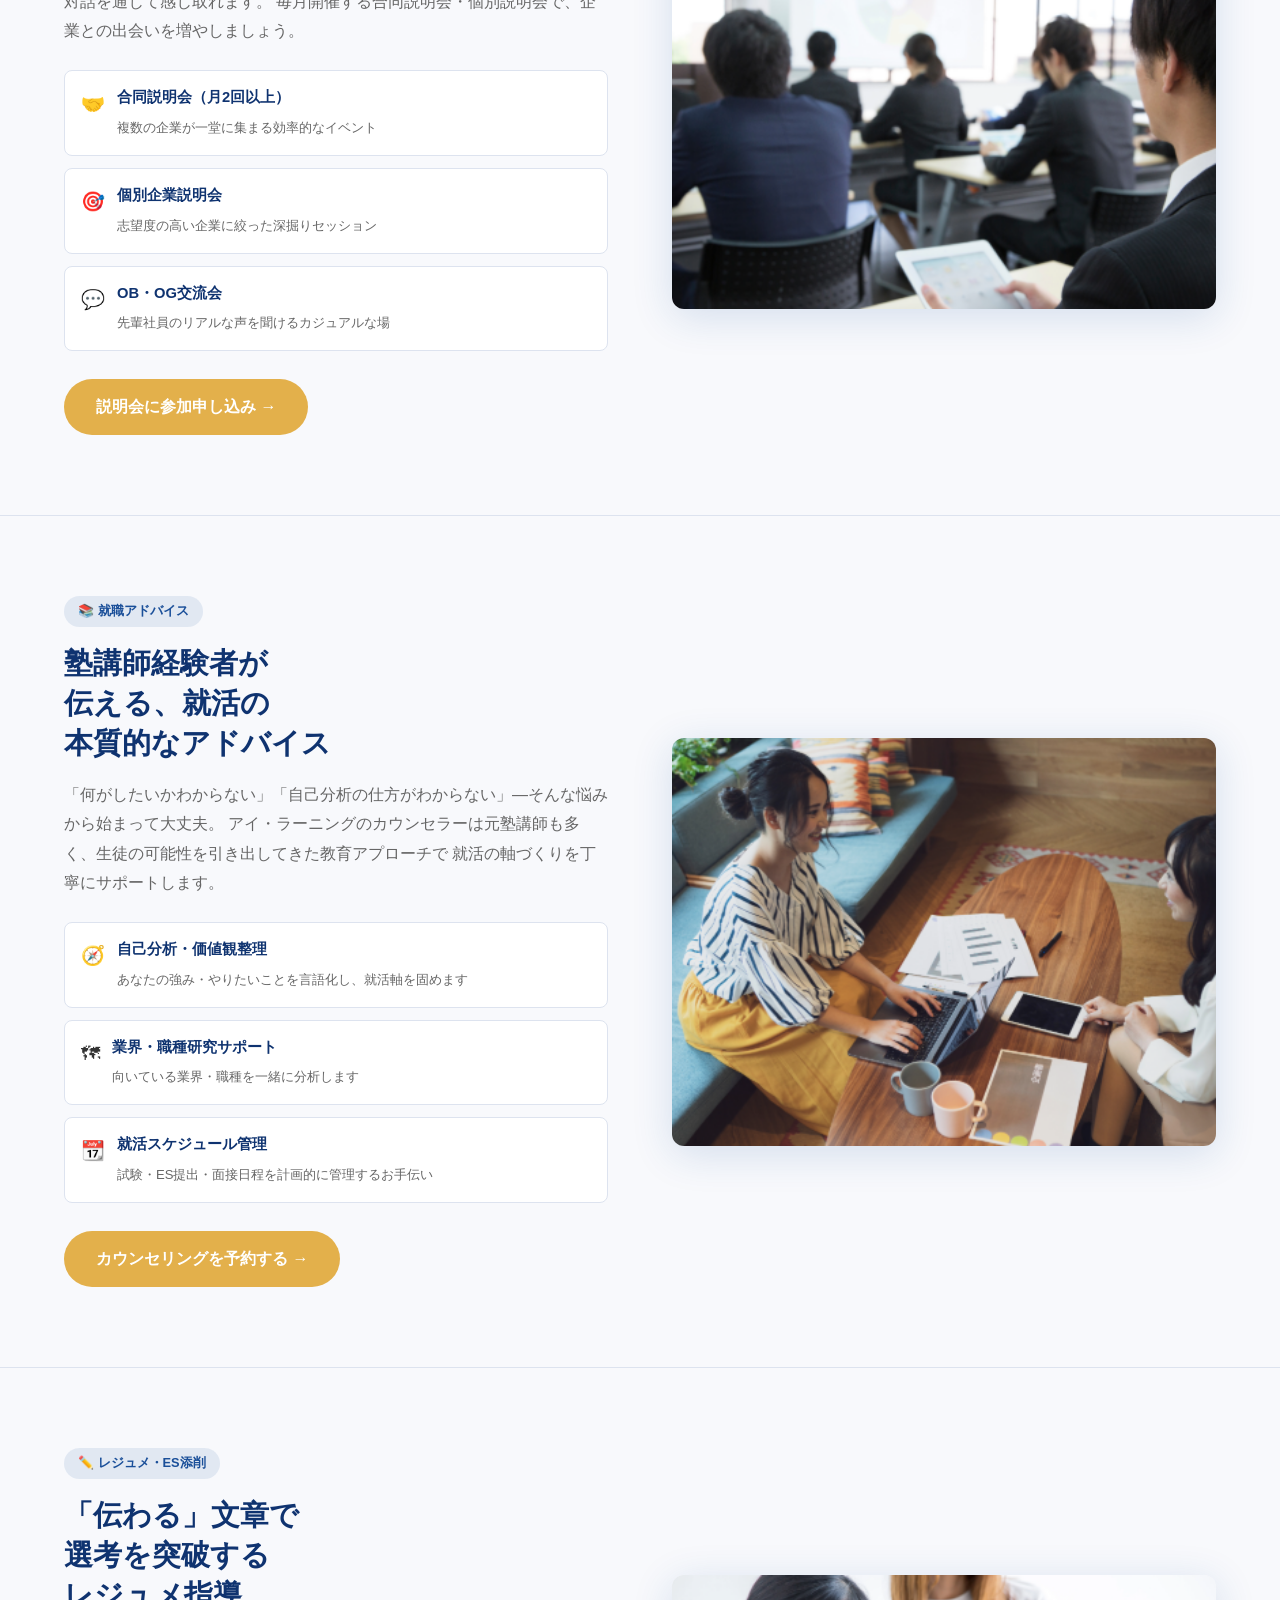
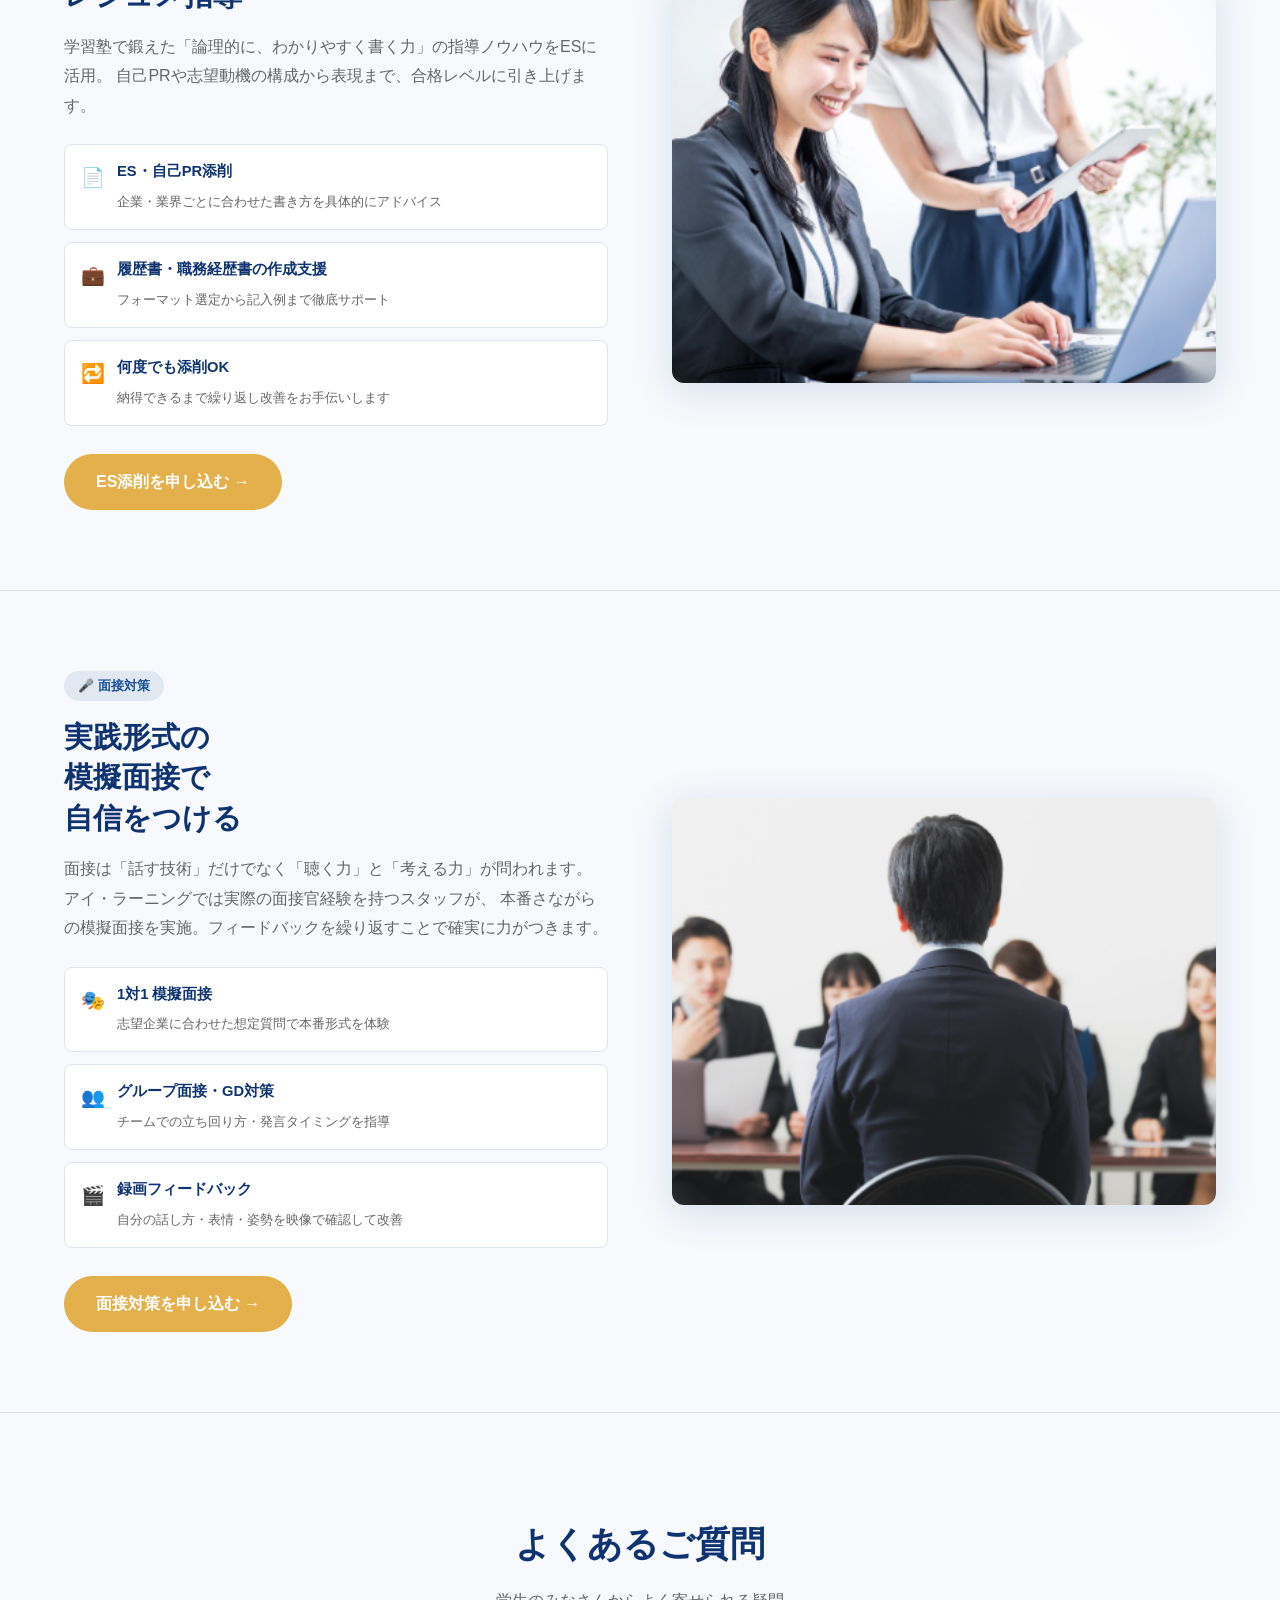
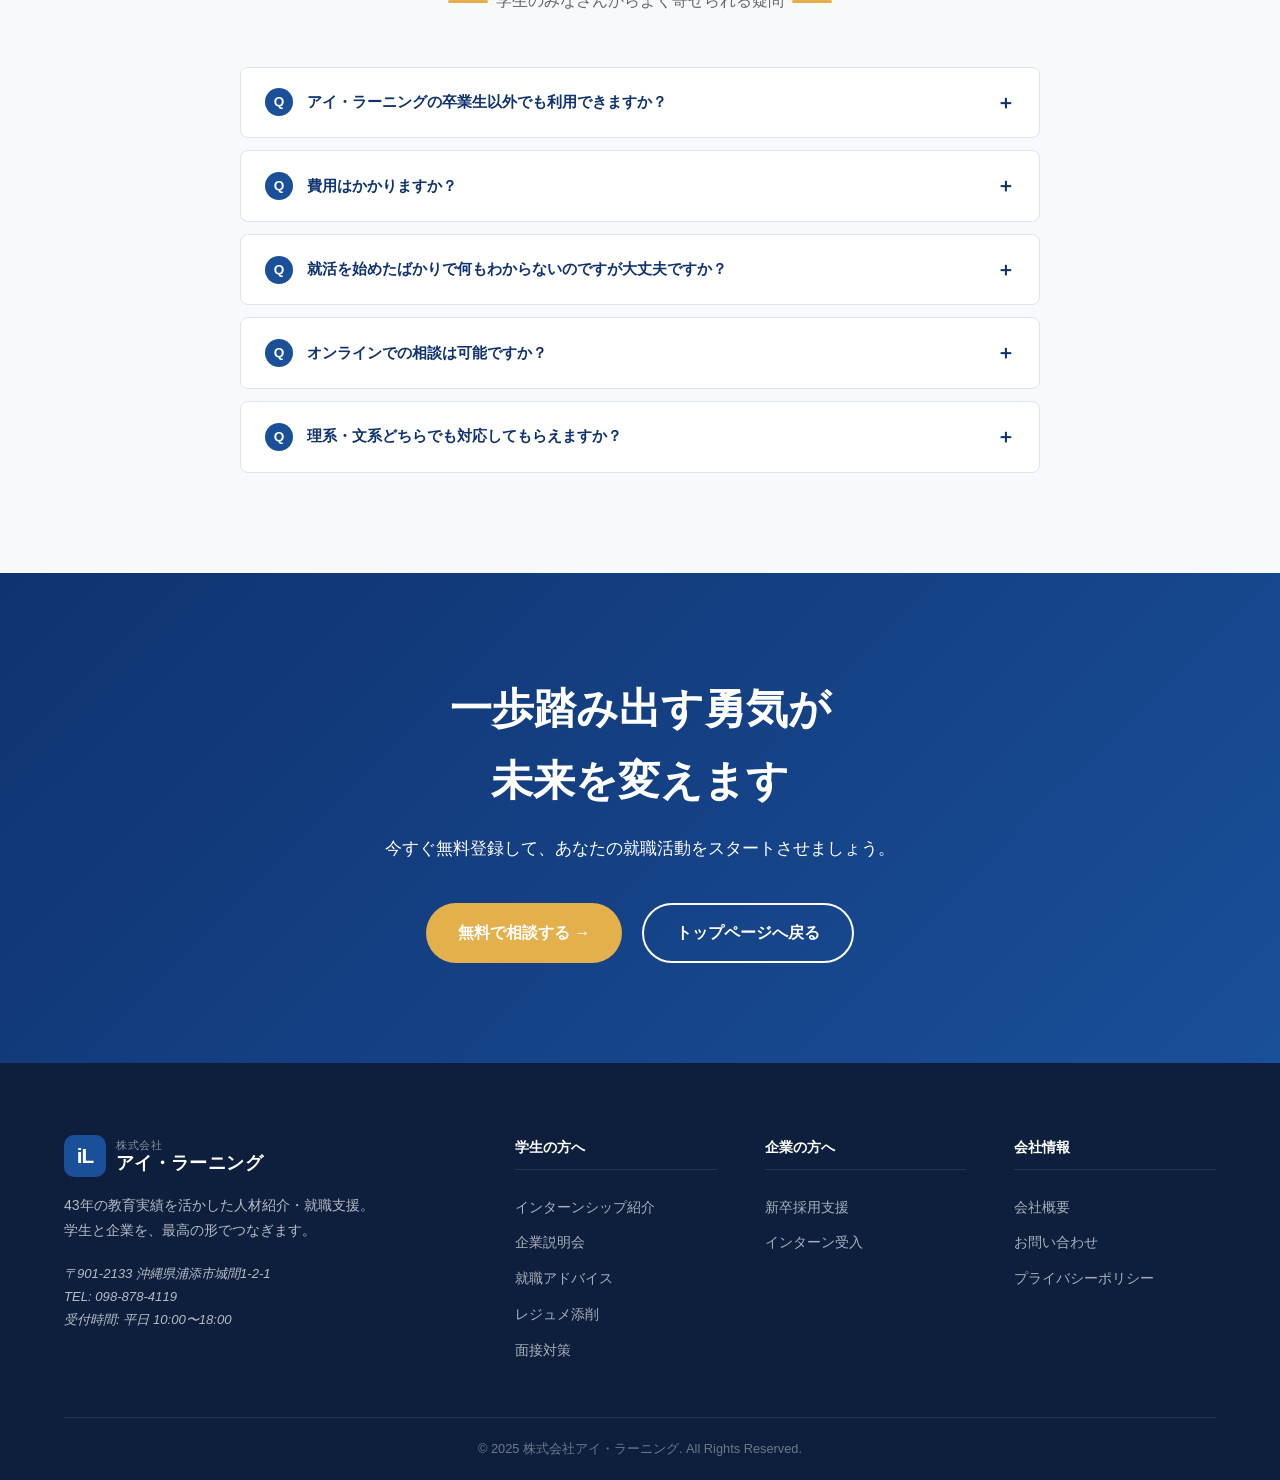
<file: pages/for-students.html>
<!DOCTYPE html>
<html lang="ja">
<head>
  <meta charset="UTF-8">
  <meta name="viewport" content="width=device-width, initial-scale=1.0">
  <meta name="description" content="学生・就活生向けの就職支援サービス。インターンシップ紹介、企業説明会、ES添削、面接対策まで。アイ・ラーニングが完全無料でサポートします。">
  <title>学生の方へ | アイ・ラーニング キャリア支援</title>
  <link rel="stylesheet" href="../css/style.css">
  <style>
    .service-detail {
      padding: 80px 0;
      border-bottom: 1px solid var(--border);
    }
    .service-detail:last-child { border-bottom: none; }
    .service-detail:nth-child(even) { background: var(--bg); }
    .service-detail-inner {
      display: grid;
      grid-template-columns: 1fr 1fr;
      gap: 64px;
      align-items: center;
    }
    .service-detail-inner.reverse { direction: rtl; }
    .service-detail-inner.reverse > * { direction: ltr; }
    .service-detail-badge {
      display: inline-block;
      background: rgba(26,79,153,0.1);
      color: var(--primary);
      font-size: 0.8rem;
      font-weight: 700;
      padding: 4px 14px;
      border-radius: 50px;
      margin-bottom: 16px;
    }
    .service-detail h2 {
      font-size: 1.8rem;
      font-weight: 800;
      color: var(--primary-dark);
      margin-bottom: 16px;
      line-height: 1.4;
    }
    .service-detail p {
      color: var(--text-light);
      line-height: 1.85;
      margin-bottom: 24px;
    }
    .feature-list {
      display: flex;
      flex-direction: column;
      gap: 12px;
      margin-bottom: 28px;
    }
    .feature-item {
      display: flex;
      gap: 12px;
      align-items: flex-start;
      padding: 14px 16px;
      background: var(--white);
      border: 1px solid var(--border);
      border-radius: var(--radius-sm);
    }
    .service-detail:nth-child(even) .feature-item { background: var(--white); }
    .feature-item .fi-icon {
      font-size: 1.2rem;
      flex-shrink: 0;
      margin-top: 2px;
    }
    .feature-item .fi-text strong {
      display: block;
      font-size: 0.92rem;
      font-weight: 700;
      color: var(--primary-dark);
      margin-bottom: 2px;
    }
    .feature-item .fi-text span {
      font-size: 0.82rem;
      color: var(--text-light);
    }
    /* ビジュアルボックス */
    .visual-box {
      background: linear-gradient(135deg, var(--primary-dark), var(--primary));
      border-radius: var(--radius);
      padding: 48px 40px;
      color: var(--white);
      text-align: center;
    }
    .visual-box .big-icon {
      font-size: 4rem;
      margin-bottom: 20px;
    }
    .visual-box h3 {
      font-size: 1.3rem;
      font-weight: 800;
      margin-bottom: 12px;
    }
    .visual-box p {
      opacity: 0.85;
      font-size: 0.92rem;
      margin-bottom: 24px;
    }
    .visual-stat-row {
      display: flex;
      justify-content: space-around;
      padding-top: 20px;
      border-top: 1px solid rgba(255,255,255,0.2);
    }
    .v-stat .num {
      font-size: 1.8rem;
      font-weight: 900;
      color: var(--accent);
    }
    .v-stat .lbl {
      font-size: 0.75rem;
      opacity: 0.8;
    }
    /* FAQ */
    .faq-section { padding: 100px 0; background: var(--bg); }
    .faq-list { max-width: 800px; margin: 0 auto; display: flex; flex-direction: column; gap: 12px; }
    .faq-item { background: var(--white); border: 1px solid var(--border); border-radius: var(--radius-sm); overflow: hidden; }
    .faq-q {
      display: flex;
      align-items: center;
      gap: 14px;
      padding: 18px 24px;
      cursor: pointer;
      font-weight: 700;
      font-size: 0.95rem;
      color: var(--primary-dark);
      transition: var(--transition);
    }
    .faq-q:hover { background: var(--bg); }
    .faq-q .q-badge {
      background: var(--primary);
      color: var(--white);
      width: 28px; height: 28px;
      border-radius: 50%;
      display: flex; align-items: center; justify-content: center;
      font-size: 0.85rem; font-weight: 900;
      flex-shrink: 0;
    }
    .faq-a {
      padding: 0 24px 0 66px;
      max-height: 0;
      overflow: hidden;
      transition: max-height 0.4s ease, padding 0.2s;
      color: var(--text-light);
      font-size: 0.9rem;
      line-height: 1.75;
    }
    .faq-item.open .faq-a {
      max-height: 300px;
      padding: 0 24px 20px 66px;
    }
    .service-img {
      width: 100%;
      border-radius: var(--radius);
      box-shadow: var(--shadow-lg);
      object-fit: cover;
      aspect-ratio: 4 / 3;
      display: block;
    }
    @media (max-width: 768px) {
      .service-detail-inner { grid-template-columns: 1fr; }
      .service-detail-inner.reverse { direction: ltr; }
    }
  </style>
</head>
<body>

  <!-- ヘッダー -->
  <header class="site-header">
    <div class="container">
      <div class="header-inner">
        <a href="../index.html" class="logo">
          <div class="logo-icon">iL</div>
          <div class="logo-text">
            <span class="company">株式会社</span>
            <span class="brand">アイ・<span>ラーニング</span></span>
          </div>
        </a>
        <nav class="site-nav" id="siteNav">
          <ul>
            <li><a href="../index.html">ホーム</a></li>
            <li><a href="for-students.html" class="active">学生の方へ</a></li>
            <li><a href="jobs.html">求人情報</a></li>
            <li><a href="for-companies.html">企業の方へ</a></li>
            <li><a href="about.html">会社概要</a></li>
            <li><a href="contact.html" class="nav-cta">無料相談する</a></li>
          </ul>
        </nav>
        <button class="hamburger" id="hamburger" aria-label="メニュー">
          <span></span><span></span><span></span>
        </button>
      </div>
    </div>
  </header>

  <!-- ページヒーロー -->
  <section class="page-hero">
    <div class="container">
      <p class="breadcrumb"><a href="../index.html">ホーム</a> &rsaquo; 学生の方へ</p>
      <h1>🎓 学生・就活生の方へ</h1>
      <p>43年の教育実績を持つアイ・ラーニングが、あなたの就職活動を完全無料でサポートします。</p>
    </div>
  </section>

  <!-- 無料バナー -->
  <div style="background:var(--accent); color:#fff; text-align:center; padding:16px; font-weight:700; font-size:1.05rem;">
    🎉 学生向けサービスはすべて完全無料！ — まずはお気軽にご登録ください
  </div>

  <!-- サービス詳細: インターンシップ -->
  <section class="service-detail" id="internship">
    <div class="container">
      <div class="service-detail-inner">
        <div class="reveal">
          <span class="service-detail-badge">💼 インターンシップ紹介</span>
          <h2>自分に合った<br>インターンシップで<br>未来を見つける</h2>
          <p>
            就職活動を始める前に、まず「実際の仕事」に触れることが大切です。
            アイ・ラーニングでは業界・職種を問わない幅広いインターンシップを紹介。
            あなたの適性と希望に合わせて、最適な体験機会をご提案します。
          </p>
          <div class="feature-list">
            <div class="feature-item">
              <span class="fi-icon">🔍</span>
              <div class="fi-text">
                <strong>50業界以上・200社超の求人</strong>
                <span>IT・金融・メーカー・コンサル・エンタメなど幅広い業種をカバー</span>
              </div>
            </div>
            <div class="feature-item">
              <span class="fi-icon">📅</span>
              <div class="fi-text">
                <strong>1day〜長期まで対応</strong>
                <span>学業との両立ができる短期から、スキルが身につく長期型まで選べます</span>
              </div>
            </div>
            <div class="feature-item">
              <span class="fi-icon">🗺</span>
              <div class="fi-text">
                <strong>オンライン・対面どちらも</strong>
                <span>地方在住でも参加できるリモートインターンも多数ご用意</span>
              </div>
            </div>
          </div>
          <a href="contact.html" class="btn btn-primary">インターンシップに申し込む →</a>
        </div>
        <div class="reveal">
          <img src="../sozai/インターンシップ紹介.png" alt="インターンシップ紹介" class="service-img">
        </div>
      </div>
    </div>
  </section>

  <!-- サービス詳細: 企業説明会 -->
  <section class="service-detail" id="seminar">
    <div class="container">
      <div class="service-detail-inner reverse">
        <div class="reveal">
          <img src="../sozai/企業説明会.png" alt="企業説明会" class="service-img">
        </div>
        <div class="reveal">
          <span class="service-detail-badge">🏢 企業説明会</span>
          <h2>人事担当者と<br>直接話せる<br>リアルな場を提供</h2>
          <p>
            ウェブ情報だけではわからない会社の雰囲気・社風を、
            実際の担当者との対話を通じて感じ取れます。
            毎月開催する合同説明会・個別説明会で、企業との出会いを増やしましょう。
          </p>
          <div class="feature-list">
            <div class="feature-item">
              <span class="fi-icon">🤝</span>
              <div class="fi-text">
                <strong>合同説明会（月2回以上）</strong>
                <span>複数の企業が一堂に集まる効率的なイベント</span>
              </div>
            </div>
            <div class="feature-item">
              <span class="fi-icon">🎯</span>
              <div class="fi-text">
                <strong>個別企業説明会</strong>
                <span>志望度の高い企業に絞った深掘りセッション</span>
              </div>
            </div>
            <div class="feature-item">
              <span class="fi-icon">💬</span>
              <div class="fi-text">
                <strong>OB・OG交流会</strong>
                <span>先輩社員のリアルな声を聞けるカジュアルな場</span>
              </div>
            </div>
          </div>
          <a href="contact.html" class="btn btn-primary">説明会に参加申し込み →</a>
        </div>
      </div>
    </div>
  </section>

  <!-- サービス詳細: 就職アドバイス -->
  <section class="service-detail" id="advice">
    <div class="container">
      <div class="service-detail-inner">
        <div class="reveal">
          <span class="service-detail-badge">📚 就職アドバイス</span>
          <h2>塾講師経験者が<br>伝える、就活の<br>本質的なアドバイス</h2>
          <p>
            「何がしたいかわからない」「自己分析の仕方がわからない」—そんな悩みから始まって大丈夫。
            アイ・ラーニングのカウンセラーは元塾講師も多く、生徒の可能性を引き出してきた教育アプローチで
            就活の軸づくりを丁寧にサポートします。
          </p>
          <div class="feature-list">
            <div class="feature-item">
              <span class="fi-icon">🧭</span>
              <div class="fi-text">
                <strong>自己分析・価値観整理</strong>
                <span>あなたの強み・やりたいことを言語化し、就活軸を固めます</span>
              </div>
            </div>
            <div class="feature-item">
              <span class="fi-icon">🗺</span>
              <div class="fi-text">
                <strong>業界・職種研究サポート</strong>
                <span>向いている業界・職種を一緒に分析します</span>
              </div>
            </div>
            <div class="feature-item">
              <span class="fi-icon">📆</span>
              <div class="fi-text">
                <strong>就活スケジュール管理</strong>
                <span>試験・ES提出・面接日程を計画的に管理するお手伝い</span>
              </div>
            </div>
          </div>
          <a href="contact.html" class="btn btn-primary">カウンセリングを予約する →</a>
        </div>
        <div class="reveal">
          <img src="../sozai/キャリアカウンセリング.png" alt="就職アドバイス" class="service-img">
        </div>
      </div>
    </div>
  </section>

  <!-- サービス詳細: レジュメ -->
  <section class="service-detail" id="resume">
    <div class="container">
      <div class="service-detail-inner reverse">
        <div class="reveal">
          <img src="../sozai/ES添削.png" alt="ES・ES添削" class="service-img">
        </div>
        <div class="reveal">
          <span class="service-detail-badge">✏️ レジュメ・ES添削</span>
          <h2>「伝わる」文章で<br>選考を突破する<br>レジュメ指導</h2>
          <p>
            学習塾で鍛えた「論理的に、わかりやすく書く力」の指導ノウハウをESに活用。
            自己PRや志望動機の構成から表現まで、合格レベルに引き上げます。
          </p>
          <div class="feature-list">
            <div class="feature-item">
              <span class="fi-icon">📄</span>
              <div class="fi-text">
                <strong>ES・自己PR添削</strong>
                <span>企業・業界ごとに合わせた書き方を具体的にアドバイス</span>
              </div>
            </div>
            <div class="feature-item">
              <span class="fi-icon">💼</span>
              <div class="fi-text">
                <strong>履歴書・職務経歴書の作成支援</strong>
                <span>フォーマット選定から記入例まで徹底サポート</span>
              </div>
            </div>
            <div class="feature-item">
              <span class="fi-icon">🔁</span>
              <div class="fi-text">
                <strong>何度でも添削OK</strong>
                <span>納得できるまで繰り返し改善をお手伝いします</span>
              </div>
            </div>
          </div>
          <a href="contact.html" class="btn btn-primary">ES添削を申し込む →</a>
        </div>
      </div>
    </div>
  </section>

  <!-- サービス詳細: 面接対策 -->
  <section class="service-detail" id="interview">
    <div class="container">
      <div class="service-detail-inner">
        <div class="reveal">
          <span class="service-detail-badge">🎤 面接対策</span>
          <h2>実践形式の<br>模擬面接で<br>自信をつける</h2>
          <p>
            面接は「話す技術」だけでなく「聴く力」と「考える力」が問われます。
            アイ・ラーニングでは実際の面接官経験を持つスタッフが、
            本番さながらの模擬面接を実施。フィードバックを繰り返すことで確実に力がつきます。
          </p>
          <div class="feature-list">
            <div class="feature-item">
              <span class="fi-icon">🎭</span>
              <div class="fi-text">
                <strong>1対1 模擬面接</strong>
                <span>志望企業に合わせた想定質問で本番形式を体験</span>
              </div>
            </div>
            <div class="feature-item">
              <span class="fi-icon">👥</span>
              <div class="fi-text">
                <strong>グループ面接・GD対策</strong>
                <span>チームでの立ち回り方・発言タイミングを指導</span>
              </div>
            </div>
            <div class="feature-item">
              <span class="fi-icon">🎬</span>
              <div class="fi-text">
                <strong>録画フィードバック</strong>
                <span>自分の話し方・表情・姿勢を映像で確認して改善</span>
              </div>
            </div>
          </div>
          <a href="contact.html" class="btn btn-primary">面接対策を申し込む →</a>
        </div>
        <div class="reveal">
          <img src="../sozai/面接対策.png" alt="面接対策" class="service-img">
        </div>
      </div>
    </div>
  </section>

  <!-- FAQ -->
  <section class="faq-section">
    <div class="container">
      <h2 class="section-title reveal">よくあるご質問</h2>
      <p class="section-sub reveal"><span></span>学生のみなさんからよく寄せられる疑問<span></span></p>
      <div class="faq-list">
        <div class="faq-item reveal">
          <div class="faq-q" onclick="toggleFaq(this)">
            <span class="q-badge">Q</span>
            アイ・ラーニングの卒業生以外でも利用できますか？
            <span style="margin-left:auto; font-size:1.2rem;">＋</span>
          </div>
          <div class="faq-a">はい、卒業生でなくてもご利用いただけます。現在大学・専門学校に在学中の方、第二新卒の方、キャリアチェンジを検討中の方など、幅広くご相談に応じております。</div>
        </div>
        <div class="faq-item reveal">
          <div class="faq-q" onclick="toggleFaq(this)">
            <span class="q-badge">Q</span>
            費用はかかりますか？
            <span style="margin-left:auto; font-size:1.2rem;">＋</span>
          </div>
          <div class="faq-a">学生の皆様への就職支援サービスはすべて完全無料でご提供しています。カウンセリング、ES添削、模擬面接、説明会への参加、すべて無料です。採用が決まった企業側よりご紹介料をいただく仕組みになっております。</div>
        </div>
        <div class="faq-item reveal">
          <div class="faq-q" onclick="toggleFaq(this)">
            <span class="q-badge">Q</span>
            就活を始めたばかりで何もわからないのですが大丈夫ですか？
            <span style="margin-left:auto; font-size:1.2rem;">＋</span>
          </div>
          <div class="faq-a">もちろんです。「まだ何も決まっていない」「自己分析の仕方もわからない」という段階からのご相談が最も多いです。まず無料カウンセリングにお越しいただき、一緒にスタート地点を確認することから始めましょう。</div>
        </div>
        <div class="faq-item reveal">
          <div class="faq-q" onclick="toggleFaq(this)">
            <span class="q-badge">Q</span>
            オンラインでの相談は可能ですか？
            <span style="margin-left:auto; font-size:1.2rem;">＋</span>
          </div>
          <div class="faq-a">はい、Zoom・Google Meetを利用したオンラインカウンセリングにも対応しています。地方在住の方や移動が難しい方もご安心ください。ES添削もメールやオンラインツールで対応可能です。</div>
        </div>
        <div class="faq-item reveal">
          <div class="faq-q" onclick="toggleFaq(this)">
            <span class="q-badge">Q</span>
            理系・文系どちらでも対応してもらえますか？
            <span style="margin-left:auto; font-size:1.2rem;">＋</span>
          </div>
          <div class="faq-a">はい、文系・理系を問わずご支援しています。IT・エンジニア職から、営業・企画・マーケティング、金融・コンサルまで、幅広い求人をご紹介可能です。</div>
        </div>
      </div>
    </div>
  </section>

  <!-- CTA -->
  <section class="cta-section">
    <div class="container">
      <h2 class="reveal">一歩踏み出す勇気が<br>未来を変えます</h2>
      <p class="reveal">今すぐ無料登録して、あなたの就職活動をスタートさせましょう。</p>
      <div class="cta-buttons reveal">
        <a href="contact.html" class="btn btn-primary">無料で相談する →</a>
        <a href="../index.html" class="btn btn-secondary">トップページへ戻る</a>
      </div>
    </div>
  </section>

  <!-- フッター -->
  <footer class="site-footer">
    <div class="container">
      <div class="footer-inner">
        <div class="footer-brand">
          <a href="../index.html" class="logo">
            <div class="logo-icon">iL</div>
            <div class="logo-text">
              <span class="company">株式会社</span>
              <span class="brand" style="color:#fff">アイ・ラーニング</span>
            </div>
          </a>
          <p class="footer-desc">43年の教育実績を活かした人材紹介・就職支援。<br>学生と企業を、最高の形でつなぎます。</p>
          <address class="footer-address">〒901-2133 沖縄県浦添市城間1-2-1<br>TEL: 098-878-4119<br>受付時間: 平日 10:00〜18:00</address>
        </div>
        <div class="footer-col">
          <h4>学生の方へ</h4>
          <a href="for-students.html#internship">インターンシップ紹介</a>
          <a href="for-students.html#seminar">企業説明会</a>
          <a href="for-students.html#advice">就職アドバイス</a>
          <a href="for-students.html#resume">レジュメ添削</a>
          <a href="for-students.html#interview">面接対策</a>
        </div>
        <div class="footer-col">
          <h4>企業の方へ</h4>
          <a href="for-companies.html">新卒採用支援</a>
          <a href="for-companies.html#intern">インターン受入</a>
        </div>
        <div class="footer-col">
          <h4>会社情報</h4>
          <a href="about.html">会社概要</a>
          <a href="contact.html">お問い合わせ</a>
          <a href="#">プライバシーポリシー</a>
        </div>
      </div>
    </div>
    <div class="footer-bottom">
      <p>&copy; 2025 株式会社アイ・ラーニング. All Rights Reserved.</p>
    </div>
  </footer>

  <script src="../js/main.js"></script>
  <script>
    function toggleFaq(el) {
      const item = el.parentElement;
      item.classList.toggle('open');
    }
  </script>
</body>
</html>
</file>
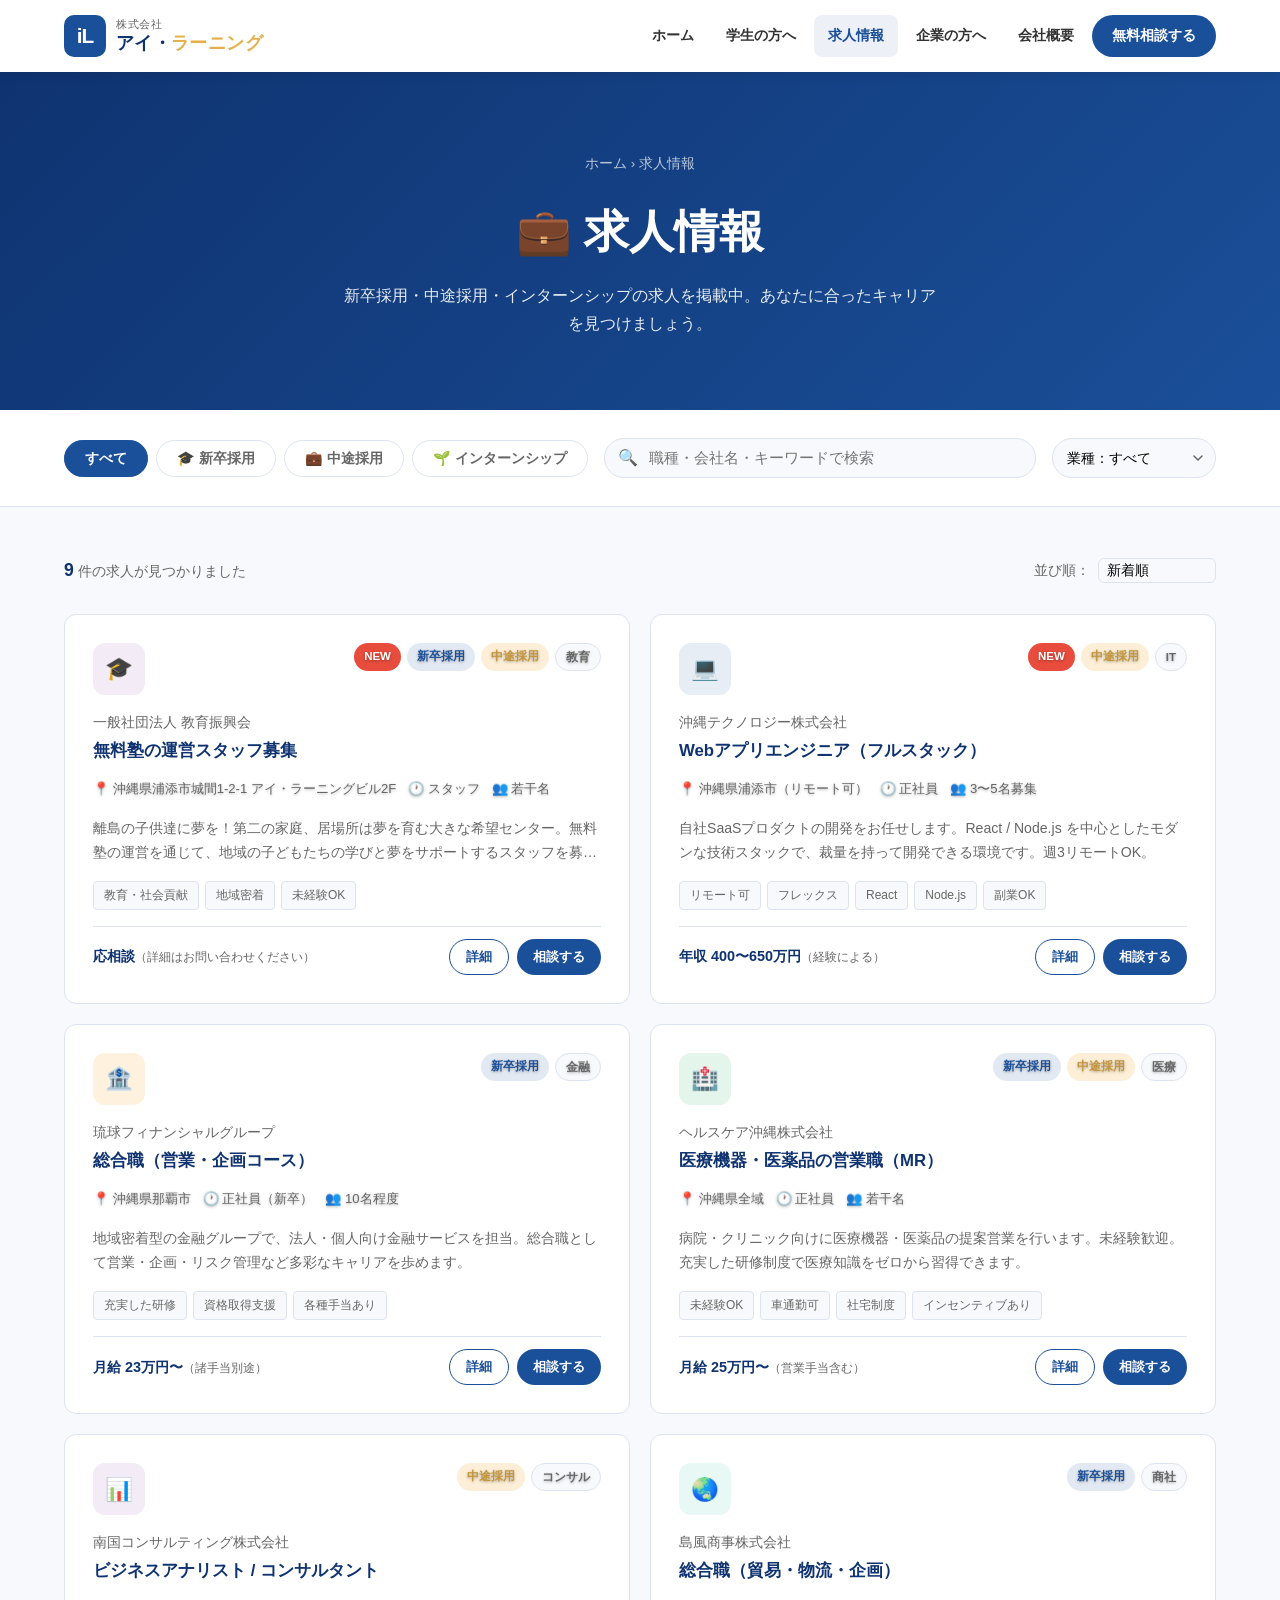
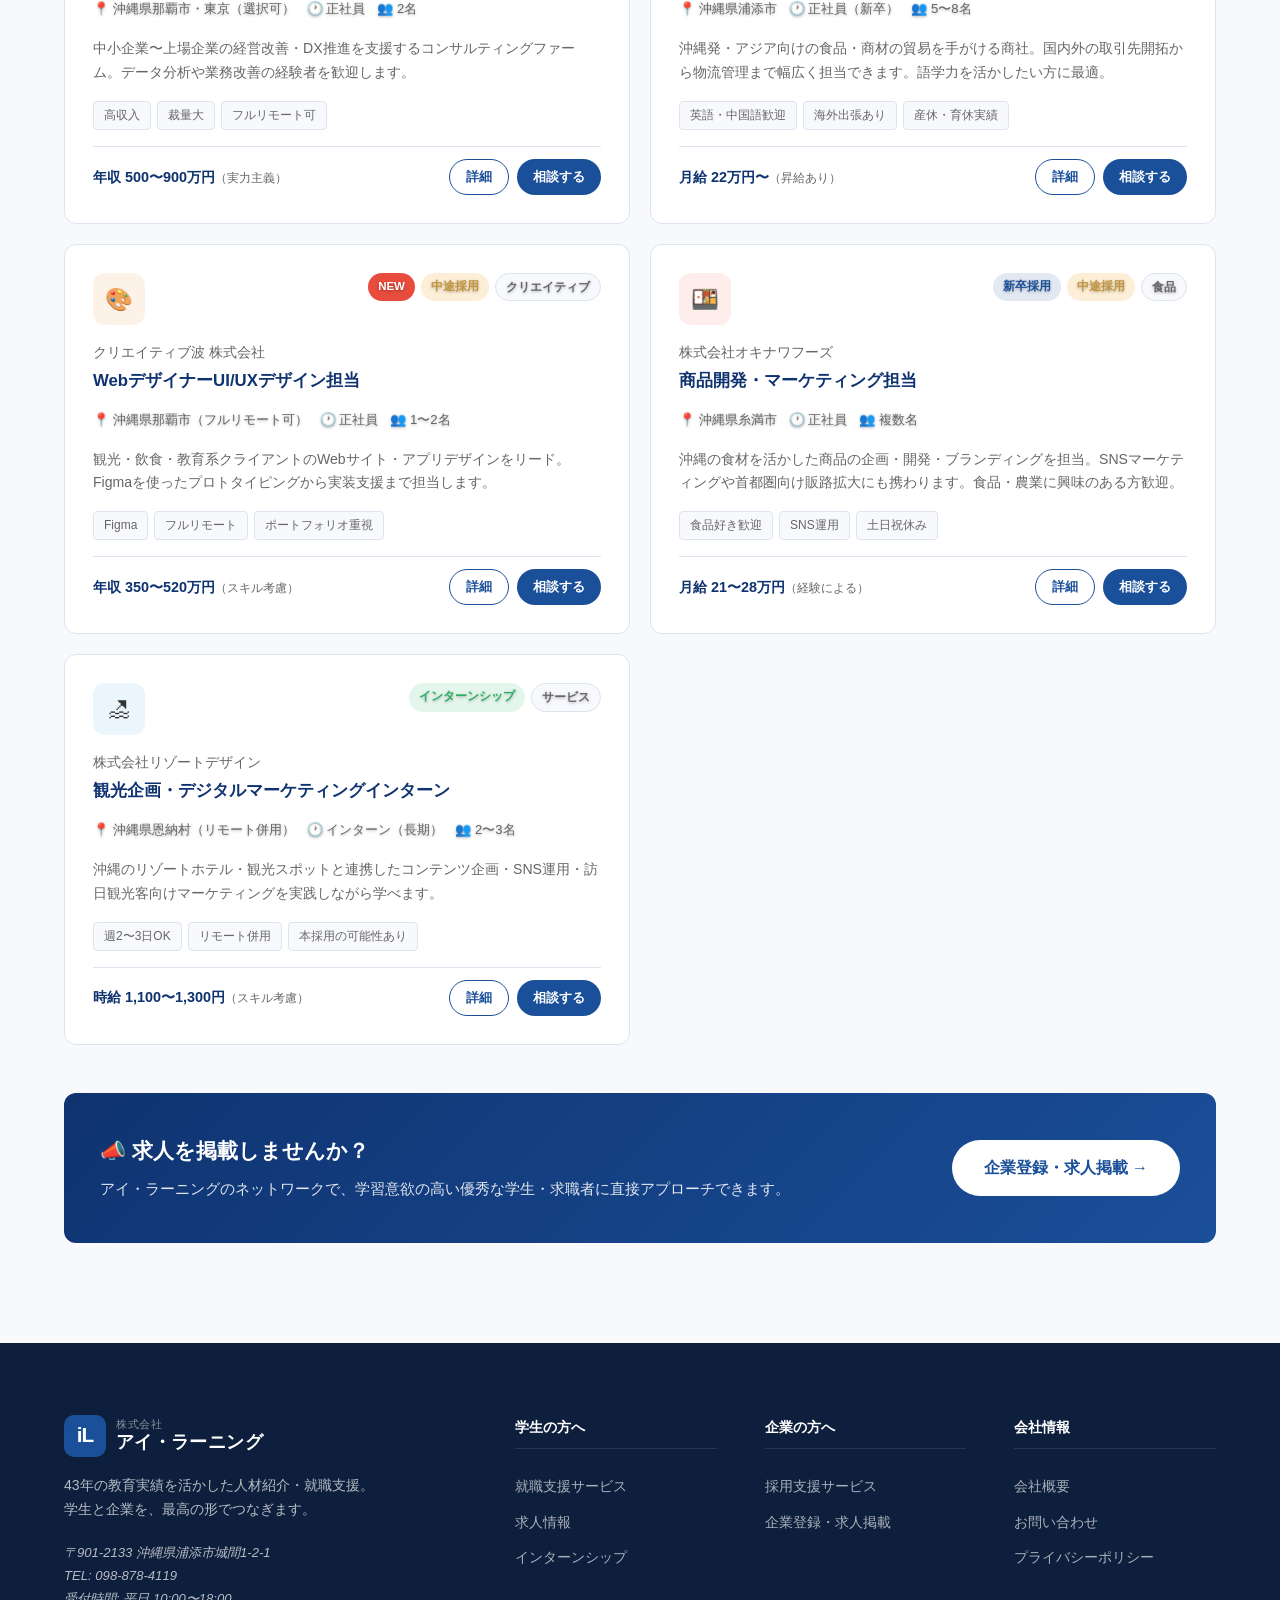
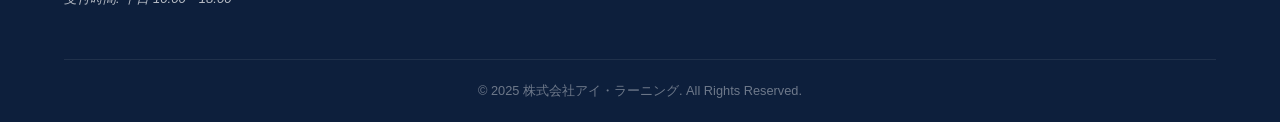
<file: pages/jobs.html>
<!DOCTYPE html>
<html lang="ja">
<head>
  <meta charset="UTF-8">
  <meta name="viewport" content="width=device-width, initial-scale=1.0">
  <meta name="description" content="アイ・ラーニングの求人情報。新卒採用・中途採用・インターンシップの求人を掲載。沖縄・全国の優良企業をご紹介します。">
  <title>求人情報 | アイ・ラーニング キャリア支援</title>
  <link rel="stylesheet" href="../css/style.css">
  <style>
    /* ===== 検索・フィルターエリア ===== */
    .jobs-filter-area {
      background: var(--white);
      border-bottom: 1px solid var(--border);
      padding: 28px 0;
      position: sticky;
      top: 72px;
      z-index: 50;
    }
    .filter-inner {
      display: flex;
      align-items: center;
      gap: 16px;
      flex-wrap: wrap;
    }
    .filter-search {
      flex: 1;
      min-width: 200px;
      position: relative;
    }
    .filter-search input {
      width: 100%;
      padding: 11px 16px 11px 44px;
      border: 1.5px solid var(--border);
      border-radius: 50px;
      font-size: 0.92rem;
      font-family: inherit;
      outline: none;
      transition: var(--transition);
      background: var(--bg);
    }
    .filter-search input:focus {
      border-color: var(--primary);
      background: var(--white);
      box-shadow: 0 0 0 3px rgba(26,79,153,0.1);
    }
    .filter-search .search-icon {
      position: absolute;
      left: 14px;
      top: 50%;
      transform: translateY(-50%);
      font-size: 1rem;
      pointer-events: none;
    }
    .filter-select {
      padding: 11px 36px 11px 14px;
      border: 1.5px solid var(--border);
      border-radius: 50px;
      font-size: 0.88rem;
      font-family: inherit;
      outline: none;
      background: var(--bg);
      cursor: pointer;
      transition: var(--transition);
      appearance: none;
      background-image: url("data:image/svg+xml,%3Csvg xmlns='http://www.w3.org/2000/svg' width='10' height='7' viewBox='0 0 10 7'%3E%3Cpath d='M1 1l4 4 4-4' stroke='%23666' stroke-width='1.5' fill='none' stroke-linecap='round'/%3E%3C/svg%3E");
      background-repeat: no-repeat;
      background-position: right 12px center;
    }
    .filter-select:focus { border-color: var(--primary); }

    /* 雇用形態タブ */
    .type-tabs {
      display: flex;
      gap: 8px;
      flex-wrap: wrap;
    }
    .type-tab {
      padding: 8px 20px;
      border: 1.5px solid var(--border);
      border-radius: 50px;
      font-size: 0.88rem;
      font-weight: 700;
      cursor: pointer;
      background: var(--white);
      color: var(--text-light);
      transition: var(--transition);
      white-space: nowrap;
    }
    .type-tab.active { background: var(--primary); border-color: var(--primary); color: var(--white); }
    .type-tab:hover:not(.active) { border-color: var(--primary); color: var(--primary); }

    /* ===== 求人リスト ===== */
    .jobs-main { padding: 48px 0 100px; }
    .jobs-header {
      display: flex;
      align-items: center;
      justify-content: space-between;
      margin-bottom: 28px;
    }
    .jobs-count { font-size: 0.9rem; color: var(--text-light); }
    .jobs-count strong { color: var(--primary-dark); font-size: 1.1rem; }
    .jobs-sort { font-size: 0.85rem; color: var(--text-light); display: flex; align-items: center; gap: 8px; }
    .jobs-sort select { padding: 4px 24px 4px 8px; border: 1px solid var(--border); border-radius: 6px; font-size: 0.85rem; appearance: none; background: var(--bg); cursor: pointer; }

    .jobs-grid {
      display: grid;
      grid-template-columns: repeat(2, 1fr);
      gap: 20px;
    }

    /* ===== 求人カード ===== */
    .job-card {
      background: var(--white);
      border: 1px solid var(--border);
      border-radius: var(--radius);
      padding: 28px;
      transition: var(--transition);
      display: flex;
      flex-direction: column;
      gap: 16px;
      cursor: pointer;
    }
    .job-card:hover {
      box-shadow: var(--shadow-lg);
      border-color: rgba(26,79,153,0.3);
      transform: translateY(-3px);
    }
    .job-card-header {
      display: flex;
      align-items: flex-start;
      justify-content: space-between;
      gap: 12px;
    }
    .job-company-logo {
      width: 52px;
      height: 52px;
      border-radius: 12px;
      display: flex;
      align-items: center;
      justify-content: center;
      font-size: 1.4rem;
      flex-shrink: 0;
    }
    .logo-edu    { background: rgba(155,89,182,0.12); }
    .logo-it     { background: rgba(26,79,153,0.1); }
    .logo-finance { background: rgba(245,166,35,0.15); }
    .logo-medical { background: rgba(39,174,96,0.12); }
    .logo-food   { background: rgba(231,76,60,0.1); }
    .logo-consult{ background: rgba(142,68,173,0.1); }
    .logo-trade  { background: rgba(26,188,156,0.1); }
    .logo-creative{ background: rgba(230,126,34,0.1); }
    .logo-service{ background: rgba(52,152,219,0.1); }

    .job-badges { display: flex; gap: 6px; flex-wrap: wrap; }
    .badge {
      display: inline-block;
      padding: 3px 10px;
      border-radius: 50px;
      font-size: 0.72rem;
      font-weight: 700;
      white-space: nowrap;
    }
    .badge-shinsotsu { background: rgba(26,79,153,0.12); color: var(--primary); }
    .badge-chuto     { background: rgba(245,166,35,0.18); color: var(--accent-dark); }
    .badge-intern    { background: rgba(39,174,96,0.12); color: var(--success); }
    .badge-industry  { background: var(--bg); color: var(--text-light); border: 1px solid var(--border); }
    .badge-new       { background: #e74c3c; color: #fff; }

    .job-card h3 {
      font-size: 1.05rem;
      font-weight: 800;
      color: var(--primary-dark);
      line-height: 1.4;
    }
    .job-company-name {
      font-size: 0.85rem;
      color: var(--text-light);
      margin-bottom: 4px;
    }
    .job-meta {
      display: flex;
      flex-wrap: wrap;
      gap: 12px;
      font-size: 0.82rem;
      color: var(--text-light);
    }
    .job-meta span { display: flex; align-items: center; gap: 4px; }
    .job-desc {
      font-size: 0.88rem;
      color: var(--text-light);
      line-height: 1.7;
      display: -webkit-box;
      -webkit-line-clamp: 2;
      -webkit-box-orient: vertical;
      overflow: hidden;
    }
    .job-tags { display: flex; flex-wrap: wrap; gap: 6px; }
    .job-tag {
      padding: 3px 10px;
      background: var(--bg);
      border: 1px solid var(--border);
      border-radius: 4px;
      font-size: 0.75rem;
      color: var(--text-light);
    }
    .job-card-footer {
      display: flex;
      align-items: center;
      justify-content: space-between;
      padding-top: 12px;
      border-top: 1px solid var(--border);
      margin-top: auto;
    }
    .job-salary {
      font-size: 0.9rem;
      font-weight: 700;
      color: var(--primary-dark);
    }
    .job-salary span { font-size: 0.75rem; font-weight: 400; color: var(--text-light); }
    .job-actions { display: flex; gap: 8px; }
    .btn-sm {
      padding: 8px 16px;
      font-size: 0.82rem;
      font-weight: 700;
      border-radius: 50px;
      border: none;
      cursor: pointer;
      transition: var(--transition);
      white-space: nowrap;
    }
    .btn-sm-primary { background: var(--primary); color: #fff; }
    .btn-sm-primary:hover { background: var(--primary-dark); }
    .btn-sm-outline { background: transparent; color: var(--primary); border: 1.5px solid var(--primary); }
    .btn-sm-outline:hover { background: var(--primary); color: #fff; }

    /* 件数 0 件時 */
    .no-results {
      grid-column: 1 / -1;
      text-align: center;
      padding: 80px 20px;
      color: var(--text-light);
    }
    .no-results .icon { font-size: 3rem; margin-bottom: 16px; }

    /* 求人掲載バナー */
    .post-banner {
      background: linear-gradient(135deg, var(--primary-dark), var(--primary));
      border-radius: var(--radius);
      padding: 40px 36px;
      color: var(--white);
      display: flex;
      align-items: center;
      justify-content: space-between;
      gap: 24px;
      margin-top: 48px;
      flex-wrap: wrap;
    }
    .post-banner h3 { font-size: 1.3rem; font-weight: 800; margin-bottom: 8px; }
    .post-banner p { opacity: 0.88; font-size: 0.92rem; }

    @media (max-width: 768px) {
      .filter-inner { flex-direction: column; align-items: stretch; }
      .jobs-grid { grid-template-columns: 1fr; }
      .post-banner { flex-direction: column; text-align: center; }
    }
  </style>
</head>
<body>

  <!-- ヘッダー -->
  <header class="site-header">
    <div class="container">
      <div class="header-inner">
        <a href="../index.html" class="logo">
          <div class="logo-icon">iL</div>
          <div class="logo-text">
            <span class="company">株式会社</span>
            <span class="brand">アイ・<span>ラーニング</span></span>
          </div>
        </a>
        <nav class="site-nav" id="siteNav">
          <ul>
            <li><a href="../index.html">ホーム</a></li>
            <li><a href="for-students.html">学生の方へ</a></li>
            <li><a href="jobs.html" class="active">求人情報</a></li>
            <li><a href="for-companies.html">企業の方へ</a></li>
            <li><a href="about.html">会社概要</a></li>
            <li><a href="contact.html" class="nav-cta">無料相談する</a></li>
          </ul>
        </nav>
        <button class="hamburger" id="hamburger" aria-label="メニュー">
          <span></span><span></span><span></span>
        </button>
      </div>
    </div>
  </header>

  <!-- ページヒーロー -->
  <section class="page-hero">
    <div class="container">
      <p class="breadcrumb"><a href="../index.html">ホーム</a> &rsaquo; 求人情報</p>
      <h1>💼 求人情報</h1>
      <p>新卒採用・中途採用・インターンシップの求人を掲載中。あなたに合ったキャリアを見つけましょう。</p>
    </div>
  </section>

  <!-- フィルターエリア -->
  <div class="jobs-filter-area">
    <div class="container">
      <div class="filter-inner">
        <div class="type-tabs" id="typeTabs">
          <button class="type-tab active" data-type="all">すべて</button>
          <button class="type-tab" data-type="新卒">🎓 新卒採用</button>
          <button class="type-tab" data-type="中途">💼 中途採用</button>
          <button class="type-tab" data-type="インターン">🌱 インターンシップ</button>
        </div>
        <div class="filter-search">
          <span class="search-icon">🔍</span>
          <input type="text" id="searchInput" placeholder="職種・会社名・キーワードで検索">
        </div>
        <select class="filter-select" id="industryFilter">
          <option value="all">業種：すべて</option>
          <option value="教育">教育</option>
          <option value="IT">IT・テック</option>
          <option value="金融">金融・保険</option>
          <option value="医療">医療・ヘルスケア</option>
          <option value="福祉・介護">福祉・介護</option>
          <option value="食品">食品・飲料</option>
          <option value="コンサル">コンサルティング</option>
          <option value="商社">商社・貿易</option>
          <option value="クリエイティブ">クリエイティブ</option>
          <option value="サービス">サービス・観光</option>
        </select>
      </div>
    </div>
  </div>

  <!-- 求人リスト -->
  <section class="jobs-main">
    <div class="container">
      <div class="jobs-header">
        <div class="jobs-count"><strong id="jobCount">9</strong> 件の求人が見つかりました</div>
        <div class="jobs-sort">
          並び順：
          <select id="sortSelect">
            <option value="new">新着順</option>
            <option value="salary">給与の高い順</option>
          </select>
        </div>
      </div>

      <div class="jobs-grid" id="jobsGrid">

        <!-- 求人カード 1 -->
        <div class="job-card reveal" data-type="新卒 中途" data-industry="教育" data-title="無料塾運営スタッフ 一般社団法人教育振興会">
          <div class="job-card-header">
            <div class="job-company-logo logo-edu">🎓</div>
            <div class="job-badges">
              <span class="badge badge-new">NEW</span>
              <span class="badge badge-shinsotsu">新卒採用</span>
              <span class="badge badge-chuto">中途採用</span>
              <span class="badge badge-industry">教育</span>
            </div>
          </div>
          <div>
            <div class="job-company-name">一般社団法人 教育振興会</div>
            <h3>無料塾の運営スタッフ募集</h3>
          </div>
          <div class="job-meta">
            <span>📍 沖縄県浦添市城間1-2-1 アイ・ラーニングビル2F</span>
            <span>🕐 スタッフ</span>
            <span>👥 若干名</span>
          </div>
          <p class="job-desc">
            離島の子供達に夢を！第二の家庭、居場所は夢を育む大きな希望センター。無料塾の運営を通じて、地域の子どもたちの学びと夢をサポートするスタッフを募集しています。
          </p>
          <div class="job-tags">
            <span class="job-tag">教育・社会貢献</span>
            <span class="job-tag">地域密着</span>
            <span class="job-tag">未経験OK</span>
          </div>
          <div class="job-card-footer">
            <div class="job-salary">応相談<span>（詳細はお問い合わせください）</span></div>
            <div class="job-actions">
              <button class="btn-sm btn-sm-outline" onclick="openDetail(this)">詳細</button>
              <button class="btn-sm btn-sm-primary" onclick="applyJob(this)">相談する</button>
            </div>
          </div>
        </div>

        <!-- 求人カード 2 (旧1) -->
        <div class="job-card reveal" data-type="中途" data-industry="IT" data-title="Webアプリエンジニア 沖縄テクノロジー">
          <div class="job-card-header">
            <div class="job-company-logo logo-it">💻</div>
            <div class="job-badges">
              <span class="badge badge-new">NEW</span>
              <span class="badge badge-chuto">中途採用</span>
              <span class="badge badge-industry">IT</span>
            </div>
          </div>
          <div>
            <div class="job-company-name">沖縄テクノロジー株式会社</div>
            <h3>Webアプリエンジニア（フルスタック）</h3>
          </div>
          <div class="job-meta">
            <span>📍 沖縄県浦添市（リモート可）</span>
            <span>🕐 正社員</span>
            <span>👥 3〜5名募集</span>
          </div>
          <p class="job-desc">
            自社SaaSプロダクトの開発をお任せします。React / Node.js を中心としたモダンな技術スタックで、裁量を持って開発できる環境です。週3リモートOK。
          </p>
          <div class="job-tags">
            <span class="job-tag">リモート可</span>
            <span class="job-tag">フレックス</span>
            <span class="job-tag">React</span>
            <span class="job-tag">Node.js</span>
            <span class="job-tag">副業OK</span>
          </div>
          <div class="job-card-footer">
            <div class="job-salary">年収 400〜650万円<span>（経験による）</span></div>
            <div class="job-actions">
              <button class="btn-sm btn-sm-outline" onclick="openDetail(this)">詳細</button>
              <button class="btn-sm btn-sm-primary" onclick="applyJob(this)">相談する</button>
            </div>
          </div>
        </div>

        <!-- 求人カード 2 -->
        <div class="job-card reveal" data-type="新卒" data-industry="金融" data-title="総合職 営業 琉球フィナンシャル">
          <div class="job-card-header">
            <div class="job-company-logo logo-finance">🏦</div>
            <div class="job-badges">
              <span class="badge badge-shinsotsu">新卒採用</span>
              <span class="badge badge-industry">金融</span>
            </div>
          </div>
          <div>
            <div class="job-company-name">琉球フィナンシャルグループ</div>
            <h3>総合職（営業・企画コース）</h3>
          </div>
          <div class="job-meta">
            <span>📍 沖縄県那覇市</span>
            <span>🕐 正社員（新卒）</span>
            <span>👥 10名程度</span>
          </div>
          <p class="job-desc">
            地域密着型の金融グループで、法人・個人向け金融サービスを担当。総合職として営業・企画・リスク管理など多彩なキャリアを歩めます。
          </p>
          <div class="job-tags">
            <span class="job-tag">充実した研修</span>
            <span class="job-tag">資格取得支援</span>
            <span class="job-tag">各種手当あり</span>
          </div>
          <div class="job-card-footer">
            <div class="job-salary">月給 23万円〜<span>（諸手当別途）</span></div>
            <div class="job-actions">
              <button class="btn-sm btn-sm-outline" onclick="openDetail(this)">詳細</button>
              <button class="btn-sm btn-sm-primary" onclick="applyJob(this)">相談する</button>
            </div>
          </div>
        </div>

        <!-- 求人カード 3 -->
        <div class="job-card reveal" data-type="新卒 中途" data-industry="医療" data-title="医療系営業 MR ヘルスケア沖縄">
          <div class="job-card-header">
            <div class="job-company-logo logo-medical">🏥</div>
            <div class="job-badges">
              <span class="badge badge-shinsotsu">新卒採用</span>
              <span class="badge badge-chuto">中途採用</span>
              <span class="badge badge-industry">医療</span>
            </div>
          </div>
          <div>
            <div class="job-company-name">ヘルスケア沖縄株式会社</div>
            <h3>医療機器・医薬品の営業職（MR）</h3>
          </div>
          <div class="job-meta">
            <span>📍 沖縄県全域</span>
            <span>🕐 正社員</span>
            <span>👥 若干名</span>
          </div>
          <p class="job-desc">
            病院・クリニック向けに医療機器・医薬品の提案営業を行います。未経験歓迎。充実した研修制度で医療知識をゼロから習得できます。
          </p>
          <div class="job-tags">
            <span class="job-tag">未経験OK</span>
            <span class="job-tag">車通勤可</span>
            <span class="job-tag">社宅制度</span>
            <span class="job-tag">インセンティブあり</span>
          </div>
          <div class="job-card-footer">
            <div class="job-salary">月給 25万円〜<span>（営業手当含む）</span></div>
            <div class="job-actions">
              <button class="btn-sm btn-sm-outline" onclick="openDetail(this)">詳細</button>
              <button class="btn-sm btn-sm-primary" onclick="applyJob(this)">相談する</button>
            </div>
          </div>
        </div>

        <!-- 求人カード 4 -->
        <div class="job-card reveal" data-type="中途" data-industry="コンサル" data-title="ビジネスコンサルタント 南国コンサルティング">
          <div class="job-card-header">
            <div class="job-company-logo logo-consult">📊</div>
            <div class="job-badges">
              <span class="badge badge-chuto">中途採用</span>
              <span class="badge badge-industry">コンサル</span>
            </div>
          </div>
          <div>
            <div class="job-company-name">南国コンサルティング株式会社</div>
            <h3>ビジネスアナリスト / コンサルタント</h3>
          </div>
          <div class="job-meta">
            <span>📍 沖縄県那覇市・東京（選択可）</span>
            <span>🕐 正社員</span>
            <span>👥 2名</span>
          </div>
          <p class="job-desc">
            中小企業〜上場企業の経営改善・DX推進を支援するコンサルティングファーム。データ分析や業務改善の経験者を歓迎します。
          </p>
          <div class="job-tags">
            <span class="job-tag">高収入</span>
            <span class="job-tag">裁量大</span>
            <span class="job-tag">フルリモート可</span>
          </div>
          <div class="job-card-footer">
            <div class="job-salary">年収 500〜900万円<span>（実力主義）</span></div>
            <div class="job-actions">
              <button class="btn-sm btn-sm-outline" onclick="openDetail(this)">詳細</button>
              <button class="btn-sm btn-sm-primary" onclick="applyJob(this)">相談する</button>
            </div>
          </div>
        </div>

        <!-- 求人カード 5 -->
        <div class="job-card reveal" data-type="新卒" data-industry="商社" data-title="総合職 貿易 島風商事">
          <div class="job-card-header">
            <div class="job-company-logo logo-trade">🌏</div>
            <div class="job-badges">
              <span class="badge badge-shinsotsu">新卒採用</span>
              <span class="badge badge-industry">商社</span>
            </div>
          </div>
          <div>
            <div class="job-company-name">島風商事株式会社</div>
            <h3>総合職（貿易・物流・企画）</h3>
          </div>
          <div class="job-meta">
            <span>📍 沖縄県浦添市</span>
            <span>🕐 正社員（新卒）</span>
            <span>👥 5〜8名</span>
          </div>
          <p class="job-desc">
            沖縄発・アジア向けの食品・商材の貿易を手がける商社。国内外の取引先開拓から物流管理まで幅広く担当できます。語学力を活かしたい方に最適。
          </p>
          <div class="job-tags">
            <span class="job-tag">英語・中国語歓迎</span>
            <span class="job-tag">海外出張あり</span>
            <span class="job-tag">産休・育休実績</span>
          </div>
          <div class="job-card-footer">
            <div class="job-salary">月給 22万円〜<span>（昇給あり）</span></div>
            <div class="job-actions">
              <button class="btn-sm btn-sm-outline" onclick="openDetail(this)">詳細</button>
              <button class="btn-sm btn-sm-primary" onclick="applyJob(this)">相談する</button>
            </div>
          </div>
        </div>

        <!-- 求人カード 6 -->
        <div class="job-card reveal" data-type="中途" data-industry="クリエイティブ" data-title="Webデザイナー UI UX クリエイティブ波">
          <div class="job-card-header">
            <div class="job-company-logo logo-creative">🎨</div>
            <div class="job-badges">
              <span class="badge badge-new">NEW</span>
              <span class="badge badge-chuto">中途採用</span>
              <span class="badge badge-industry">クリエイティブ</span>
            </div>
          </div>
          <div>
            <div class="job-company-name">クリエイティブ波 株式会社</div>
            <h3>WebデザイナーUI/UXデザイン担当</h3>
          </div>
          <div class="job-meta">
            <span>📍 沖縄県那覇市（フルリモート可）</span>
            <span>🕐 正社員</span>
            <span>👥 1〜2名</span>
          </div>
          <p class="job-desc">
            観光・飲食・教育系クライアントのWebサイト・アプリデザインをリード。Figmaを使ったプロトタイピングから実装支援まで担当します。
          </p>
          <div class="job-tags">
            <span class="job-tag">Figma</span>
            <span class="job-tag">フルリモート</span>
            <span class="job-tag">ポートフォリオ重視</span>
          </div>
          <div class="job-card-footer">
            <div class="job-salary">年収 350〜520万円<span>（スキル考慮）</span></div>
            <div class="job-actions">
              <button class="btn-sm btn-sm-outline" onclick="openDetail(this)">詳細</button>
              <button class="btn-sm btn-sm-primary" onclick="applyJob(this)">相談する</button>
            </div>
          </div>
        </div>

        <!-- 求人カード 7 -->
        <div class="job-card reveal" data-type="新卒 中途" data-industry="食品" data-title="商品開発 マーケティング オキナワフーズ">
          <div class="job-card-header">
            <div class="job-company-logo logo-food">🍱</div>
            <div class="job-badges">
              <span class="badge badge-shinsotsu">新卒採用</span>
              <span class="badge badge-chuto">中途採用</span>
              <span class="badge badge-industry">食品</span>
            </div>
          </div>
          <div>
            <div class="job-company-name">株式会社オキナワフーズ</div>
            <h3>商品開発・マーケティング担当</h3>
          </div>
          <div class="job-meta">
            <span>📍 沖縄県糸満市</span>
            <span>🕐 正社員</span>
            <span>👥 複数名</span>
          </div>
          <p class="job-desc">
            沖縄の食材を活かした商品の企画・開発・ブランディングを担当。SNSマーケティングや首都圏向け販路拡大にも携わります。食品・農業に興味のある方歓迎。
          </p>
          <div class="job-tags">
            <span class="job-tag">食品好き歓迎</span>
            <span class="job-tag">SNS運用</span>
            <span class="job-tag">土日祝休み</span>
          </div>
          <div class="job-card-footer">
            <div class="job-salary">月給 21〜28万円<span>（経験による）</span></div>
            <div class="job-actions">
              <button class="btn-sm btn-sm-outline" onclick="openDetail(this)">詳細</button>
              <button class="btn-sm btn-sm-primary" onclick="applyJob(this)">相談する</button>
            </div>
          </div>
        </div>

        <!-- 求人カード 8 -->
        <div class="job-card reveal" data-type="インターン" data-industry="サービス" data-title="観光 企画 インターン リゾートデザイン">
          <div class="job-card-header">
            <div class="job-company-logo logo-service">🏖</div>
            <div class="job-badges">
              <span class="badge badge-intern">インターンシップ</span>
              <span class="badge badge-industry">サービス</span>
            </div>
          </div>
          <div>
            <div class="job-company-name">株式会社リゾートデザイン</div>
            <h3>観光企画・デジタルマーケティングインターン</h3>
          </div>
          <div class="job-meta">
            <span>📍 沖縄県恩納村（リモート併用）</span>
            <span>🕐 インターン（長期）</span>
            <span>👥 2〜3名</span>
          </div>
          <p class="job-desc">
            沖縄のリゾートホテル・観光スポットと連携したコンテンツ企画・SNS運用・訪日観光客向けマーケティングを実践しながら学べます。
          </p>
          <div class="job-tags">
            <span class="job-tag">週2〜3日OK</span>
            <span class="job-tag">リモート併用</span>
            <span class="job-tag">本採用の可能性あり</span>
          </div>
          <div class="job-card-footer">
            <div class="job-salary">時給 1,100〜1,300円<span>（スキル考慮）</span></div>
            <div class="job-actions">
              <button class="btn-sm btn-sm-outline" onclick="openDetail(this)">詳細</button>
              <button class="btn-sm btn-sm-primary" onclick="applyJob(this)">相談する</button>
            </div>
          </div>
        </div>

        <!-- 検索結果なし -->
        <div class="no-results" id="noResults" style="display:none;">
          <div class="icon">🔍</div>
          <p>条件に合う求人が見つかりませんでした。<br>検索条件を変えてお試しください。</p>
        </div>

      </div><!-- /jobs-grid -->

      <!-- 企業向け掲載バナー -->
      <div class="post-banner reveal">
        <div>
          <h3>📣 求人を掲載しませんか？</h3>
          <p>アイ・ラーニングのネットワークで、学習意欲の高い優秀な学生・求職者に直接アプローチできます。</p>
        </div>
        <a href="company-register.html" class="btn btn-primary" style="flex-shrink:0; background:#fff; color:var(--primary);">
          企業登録・求人掲載 →
        </a>
      </div>

    </div>
  </section>

  <!-- フッター -->
  <footer class="site-footer">
    <div class="container">
      <div class="footer-inner">
        <div class="footer-brand">
          <a href="../index.html" class="logo">
            <div class="logo-icon">iL</div>
            <div class="logo-text">
              <span class="company">株式会社</span>
              <span class="brand" style="color:#fff">アイ・ラーニング</span>
            </div>
          </a>
          <p class="footer-desc">43年の教育実績を活かした人材紹介・就職支援。<br>学生と企業を、最高の形でつなぎます。</p>
          <address class="footer-address">〒901-2133 沖縄県浦添市城間1-2-1<br>TEL: 098-878-4119<br>受付時間: 平日 10:00〜18:00</address>
        </div>
        <div class="footer-col">
          <h4>学生の方へ</h4>
          <a href="for-students.html">就職支援サービス</a>
          <a href="jobs.html">求人情報</a>
          <a href="for-students.html#internship">インターンシップ</a>
        </div>
        <div class="footer-col">
          <h4>企業の方へ</h4>
          <a href="for-companies.html">採用支援サービス</a>
          <a href="company-register.html">企業登録・求人掲載</a>
        </div>
        <div class="footer-col">
          <h4>会社情報</h4>
          <a href="about.html">会社概要</a>
          <a href="contact.html">お問い合わせ</a>
          <a href="#">プライバシーポリシー</a>
        </div>
      </div>
    </div>
    <div class="footer-bottom">
      <p>&copy; 2025 株式会社アイ・ラーニング. All Rights Reserved.</p>
    </div>
  </footer>

  <!-- 求人詳細モーダル -->
  <div id="jobModal" style="display:none; position:fixed; inset:0; background:rgba(0,0,0,0.5); z-index:200; overflow-y:auto; padding:40px 20px;">
    <div style="max-width:640px; margin:0 auto; background:#fff; border-radius:16px; padding:40px; position:relative;">
      <button onclick="closeModal()" style="position:absolute; top:16px; right:16px; background:none; border:none; font-size:1.5rem; cursor:pointer; color:#666;">✕</button>
      <div id="modalContent"></div>
      <div style="margin-top:28px; display:flex; gap:12px; justify-content:center;">
        <a href="contact.html" class="btn btn-primary">この求人について相談する →</a>
        <button onclick="closeModal()" class="btn btn-outline">閉じる</button>
      </div>
    </div>
  </div>

  <script src="../js/main.js"></script>
  <script>
    // ===== フィルター処理 =====
    const cards = Array.from(document.querySelectorAll('.job-card[data-type]'));
    let activeType = 'all';
    let activeIndustry = 'all';
    let searchQuery = '';

    function applyFilters() {
      let visible = 0;
      cards.forEach(card => {
        const type     = card.dataset.type || '';
        const industry = card.dataset.industry || '';
        const title    = (card.dataset.title || '').toLowerCase();
        const matchType     = activeType === 'all' || type.includes(activeType);
        const matchIndustry = activeIndustry === 'all' || industry === activeIndustry;
        const matchSearch   = !searchQuery || title.includes(searchQuery.toLowerCase());
        if (matchType && matchIndustry && matchSearch) {
          card.style.display = '';
          visible++;
        } else {
          card.style.display = 'none';
        }
      });
      document.getElementById('jobCount').textContent = visible;
      document.getElementById('noResults').style.display = visible === 0 ? 'block' : 'none';
    }

    // タブ切り替え
    document.getElementById('typeTabs').addEventListener('click', e => {
      const tab = e.target.closest('.type-tab');
      if (!tab) return;
      document.querySelectorAll('.type-tab').forEach(t => t.classList.remove('active'));
      tab.classList.add('active');
      activeType = tab.dataset.type;
      applyFilters();
    });

    // 業種フィルター
    document.getElementById('industryFilter').addEventListener('change', e => {
      activeIndustry = e.target.value;
      applyFilters();
    });

    // キーワード検索
    document.getElementById('searchInput').addEventListener('input', e => {
      searchQuery = e.target.value;
      applyFilters();
    });

    // ===== モーダル =====
    function openDetail(btn) {
      const card = btn.closest('.job-card');
      const title   = card.querySelector('h3').textContent;
      const company = card.querySelector('.job-company-name').textContent;
      const salary  = card.querySelector('.job-salary').textContent;
      const meta    = card.querySelector('.job-meta').innerHTML;
      const desc    = card.querySelector('.job-desc').textContent;
      const tags    = card.querySelector('.job-tags').innerHTML;
      const badges  = card.querySelector('.job-badges').innerHTML;

      document.getElementById('modalContent').innerHTML = `
        <div style="display:flex;gap:8px;flex-wrap:wrap;margin-bottom:12px;">${badges}</div>
        <p style="font-size:.85rem;color:var(--text-light);margin-bottom:4px;">${company}</p>
        <h2 style="font-size:1.4rem;font-weight:800;color:var(--primary-dark);margin-bottom:16px;">${title}</h2>
        <div style="display:flex;flex-wrap:wrap;gap:12px;font-size:.85rem;color:var(--text-light);margin-bottom:16px;">${meta}</div>
        <div style="background:var(--bg);border-radius:8px;padding:16px 20px;margin-bottom:16px;">
          <div style="font-size:.8rem;color:var(--text-light);margin-bottom:4px;">想定給与・報酬</div>
          <div style="font-size:1.1rem;font-weight:800;color:var(--primary-dark);">${salary}</div>
        </div>
        <h4 style="font-size:.9rem;font-weight:700;color:var(--primary-dark);margin-bottom:8px;">仕事内容</h4>
        <p style="font-size:.9rem;color:var(--text);line-height:1.8;margin-bottom:16px;">${desc}</p>
        <h4 style="font-size:.9rem;font-weight:700;color:var(--primary-dark);margin-bottom:8px;">キーワード</h4>
        <div style="display:flex;flex-wrap:wrap;gap:6px;">${tags}</div>
        <p style="margin-top:20px;font-size:.82rem;color:var(--text-light);background:rgba(26,79,153,.06);border-radius:8px;padding:12px;">
          ※ 詳細な求人情報・選考方法については、お問い合わせフォームまたはお電話にてご確認ください。
        </p>
      `;
      document.getElementById('jobModal').style.display = 'block';
      document.body.style.overflow = 'hidden';
    }

    function closeModal() {
      document.getElementById('jobModal').style.display = 'none';
      document.body.style.overflow = '';
    }

    function applyJob(btn) {
      const card = btn.closest('.job-card');
      const title = card.querySelector('h3').textContent;
      window.location.href = `contact.html?job=${encodeURIComponent(title)}`;
    }

    // モーダル外クリックで閉じる
    document.getElementById('jobModal').addEventListener('click', e => {
      if (e.target === document.getElementById('jobModal')) closeModal();
    });
  </script>
</body>
</html>
</file>
<file: css/style.css>
/* ============================================
   株式会社アイ・ラーニング キャリア支援
   メインスタイルシート
   ============================================ */

/* --- リセット & 基本設定 --- */
*, *::before, *::after {
  box-sizing: border-box;
  margin: 0;
  padding: 0;
}

:root {
  --primary:       #1a4f99;
  --primary-dark:  #0f3370;
  --accent:        #E3B04B;
  --accent-dark:   #C4953A;
  --text:          #333333;
  --text-light:    #666666;
  --bg:            #f8f9fc;
  --white:         #ffffff;
  --border:        #dde3ef;
  --success:       #27ae60;
  --shadow:        0 4px 20px rgba(26,79,153,0.10);
  --shadow-lg:     0 8px 40px rgba(26,79,153,0.16);
  --radius:        12px;
  --radius-sm:     8px;
  --transition:    0.3s ease;
  --max-width:     1200px;
}

html { scroll-behavior: smooth; }

body {
  font-family: "Hiragino Kaku Gothic ProN", "Noto Sans JP", sans-serif;
  font-size: 16px;
  line-height: 1.75;
  color: var(--text);
  background: var(--bg);
}

a { color: inherit; text-decoration: none; }
img { max-width: 100%; display: block; }
ul, ol { list-style: none; }

/* --- ユーティリティ --- */
.container {
  max-width: var(--max-width);
  margin: 0 auto;
  padding: 0 24px;
}

.section-title {
  font-size: clamp(1.6rem, 3vw, 2.2rem);
  font-weight: 700;
  color: var(--primary-dark);
  text-align: center;
  margin-bottom: 12px;
}

.section-sub {
  text-align: center;
  color: var(--text-light);
  font-size: 1rem;
  margin-bottom: 52px;
}

.section-sub span {
  display: inline-block;
  width: 40px;
  height: 3px;
  background: var(--accent);
  border-radius: 2px;
  vertical-align: middle;
  margin: 0 8px;
}

.btn {
  display: inline-flex;
  align-items: center;
  gap: 8px;
  padding: 14px 32px;
  border-radius: 50px;
  font-size: 1rem;
  font-weight: 700;
  cursor: pointer;
  border: none;
  transition: var(--transition);
  white-space: nowrap;
}

.btn-primary {
  background: var(--accent);
  color: var(--white);
}
.btn-primary:hover {
  background: var(--accent-dark);
  transform: translateY(-2px);
  box-shadow: 0 6px 20px rgba(227,176,75,0.4);
}

.btn-secondary {
  background: transparent;
  color: var(--white);
  border: 2px solid var(--white);
}
.btn-secondary:hover {
  background: var(--white);
  color: var(--primary);
  transform: translateY(-2px);
}

.btn-outline {
  background: transparent;
  color: var(--primary);
  border: 2px solid var(--primary);
}
.btn-outline:hover {
  background: var(--primary);
  color: var(--white);
  transform: translateY(-2px);
}

/* ============================================
   ヘッダー / ナビゲーション
   ============================================ */
.site-header {
  position: sticky;
  top: 0;
  z-index: 100;
  background: var(--white);
  box-shadow: 0 2px 12px rgba(0,0,0,0.08);
}

.header-inner {
  display: flex;
  align-items: center;
  justify-content: space-between;
  height: 72px;
}

.logo {
  display: flex;
  align-items: center;
  gap: 10px;
}

.logo-icon {
  width: 42px;
  height: 42px;
  background: var(--primary);
  border-radius: 10px;
  display: flex;
  align-items: center;
  justify-content: center;
  color: var(--white);
  font-size: 1.3rem;
  font-weight: 900;
  letter-spacing: -1px;
}

.logo-text {
  display: flex;
  flex-direction: column;
  line-height: 1.2;
}

.logo-text .company {
  font-size: 0.7rem;
  color: var(--text-light);
  letter-spacing: 0.05em;
}

.logo-text .brand {
  font-size: 1.15rem;
  font-weight: 800;
  color: var(--primary-dark);
  letter-spacing: 0.02em;
}

.logo-text .brand span {
  color: var(--accent);
}

.site-nav ul {
  display: flex;
  align-items: center;
  gap: 4px;
}

.site-nav a {
  display: block;
  padding: 8px 14px;
  border-radius: var(--radius-sm);
  font-size: 0.9rem;
  font-weight: 600;
  color: var(--text);
  transition: var(--transition);
}

.site-nav a:hover,
.site-nav a.active {
  color: var(--primary);
  background: rgba(26,79,153,0.08);
}

.nav-cta {
  background: var(--primary) !important;
  color: var(--white) !important;
  border-radius: 50px !important;
  padding: 8px 20px !important;
}

.nav-cta:hover {
  background: var(--primary-dark) !important;
  color: var(--white) !important;
}

.hamburger {
  display: none;
  flex-direction: column;
  gap: 5px;
  cursor: pointer;
  padding: 6px;
}

.hamburger span {
  display: block;
  width: 24px;
  height: 2px;
  background: var(--text);
  border-radius: 2px;
  transition: var(--transition);
}

/* ============================================
   ヒーローセクション
   ============================================ */
.hero {
  background: linear-gradient(135deg, #001f3f 0%, #003366 100%);
  color: var(--white);
  padding: 100px 0 80px;
  position: relative;
  overflow: hidden;
}

.hero-video {
  position: absolute;
  inset: 0;
  width: 100%;
  height: 100%;
  object-fit: cover;
  z-index: 0;
}

.hero::before {
  content: "";
  position: absolute;
  inset: 0;
  background: rgba(10, 40, 90, 0.55);
  z-index: 1;
}

.hero-inner {
  position: relative;
  z-index: 2;
  display: grid;
  grid-template-columns: 1fr;
  gap: 60px;
  align-items: center;
  max-width: 1200px;
  margin: 0 auto;
}

.hero-badge {
  display: inline-flex;
  align-items: center;
  gap: 8px;
  background: rgba(227,176,75,0.2);
  border: 1px solid rgba(227,176,75,0.4);
  color: var(--accent);
  font-size: 0.85rem;
  font-weight: 700;
  padding: 6px 16px;
  border-radius: 50px;
  margin-bottom: 20px;
}

.hero h1 {
  font-size: clamp(2rem, 4vw, 3rem);
  font-weight: 900;
  line-height: 1.3;
  margin-bottom: 20px;
}

.hero h1 em {
  font-style: normal;
  color: var(--accent);
}

.hero-desc {
  font-size: 1.05rem;
  line-height: 1.85;
  opacity: 0.9;
  margin-bottom: 36px;
}

.hero-cta {
  display: flex;
  gap: 16px;
  flex-wrap: wrap;
}

.hero-stats {
  display: grid;
  grid-template-columns: repeat(3, 1fr);
  gap: 20px;
  margin-top: 48px;
  padding-top: 36px;
  border-top: 1px solid rgba(255,255,255,0.15);
}

.stat-item {
  text-align: center;
}

.stat-item .number {
  font-size: 2.2rem;
  font-weight: 900;
  color: var(--accent);
  line-height: 1;
}

.stat-item .label {
  font-size: 0.8rem;
  opacity: 0.8;
  margin-top: 6px;
}

/* ヒーロービジュアル */
.hero-visual {
  display: flex;
  flex-direction: column;
  gap: 16px;
}

.hero-card {
  background: rgba(255,255,255,0.12);
  backdrop-filter: blur(12px);
  border: 1px solid rgba(255,255,255,0.2);
  border-radius: var(--radius);
  padding: 20px 24px;
  display: flex;
  align-items: center;
  gap: 16px;
}

.hero-card-icon {
  width: 52px;
  height: 52px;
  border-radius: 12px;
  background: var(--accent);
  display: flex;
  align-items: center;
  justify-content: center;
  font-size: 1.5rem;
  flex-shrink: 0;
}

.hero-card-text .title {
  font-weight: 700;
  font-size: 1rem;
  margin-bottom: 4px;
}

.hero-card-text .desc {
  font-size: 0.82rem;
  opacity: 0.8;
}

.hero-img {
  width: 100%;
  border-radius: var(--radius);
  box-shadow: var(--shadow-lg);
  object-fit: cover;
  max-height: 500px;
  display: block;
}

/* ============================================
   実績バナー
   ============================================ */
.achievement-bar {
  background: linear-gradient(135deg, #001f3f 0%, #003366 100%);
  color: var(--white);
  padding: 20px 0;
}

.achievement-inner {
  display: flex;
  align-items: center;
  justify-content: space-around;
  flex-wrap: wrap;
  gap: 20px;
}

.achievement-item {
  display: flex;
  align-items: center;
  gap: 12px;
}

.achievement-item .icon {
  font-size: 1.6rem;
}

.achievement-item .text strong {
  display: block;
  font-size: 1.3rem;
  font-weight: 900;
  color: var(--accent);
}

.achievement-item .text span {
  font-size: 0.82rem;
  opacity: 0.8;
}

.achievement-divider {
  width: 1px;
  height: 40px;
  background: rgba(255,255,255,0.2);
}

/* ============================================
   注目の求人セクション
   ============================================ */
.featured-jobs-section {
  padding-top: 76px !important;
  padding-bottom: 76px !important;
  margin: 0 !important;
  background: #F8F9FA;
}

.featured-jobs-section .section-title {
  margin-bottom: 16px !important;
}

.featured-jobs-section .section-sub {
  margin-bottom: 40px !important;
}

.featured-jobs-list {
  display: grid;
  grid-template-columns: repeat(4, 1fr);
  gap: 20px;
  padding: 0 20px;
  margin-top: 0 !important;
  margin-bottom: 40px !important;
}

.job-item {
  position: relative;
  height: 400px;
  border-radius: 15px;
  overflow: hidden;
  box-shadow: 0 2px 8px rgba(0,0,0,0.08);
  transition: transform 0.3s, box-shadow 0.3s;
  text-decoration: none;
  color: inherit;
}

.job-item:hover {
  transform: translateY(-5px);
  box-shadow: 0 8px 24px rgba(0,0,0,0.12);
}

.job-bg-image {
  position: absolute;
  top: 0;
  left: 0;
  width: 100%;
  height: 100%;
  z-index: 1;
}

.job-bg-image img {
  width: 100%;
  height: 100%;
  object-fit: cover;
}

.job-image-placeholder {
  width: 100%;
  height: 100%;
  display: flex;
  align-items: center;
  justify-content: center;
  font-size: 4rem;
  opacity: 0.3;
  background: linear-gradient(135deg, rgba(26,79,153,0.15), rgba(26,79,153,0.08));
}

.job-info-content {
  position: absolute;
  bottom: 0;
  left: 0;
  width: 100%;
  background: rgba(255, 255, 255, 0.2);
  backdrop-filter: blur(15px);
  -webkit-backdrop-filter: blur(15px);
  border-top: 1px solid rgba(255, 255, 255, 0.3);
  padding: 20px;
  box-sizing: border-box;
  color: #333;
  z-index: 2;
  display: flex;
  flex-direction: column;
  gap: 10px;
}

.job-badges {
  display: flex;
  gap: 6px;
  flex-wrap: wrap;
}

.badge {
  display: inline-block;
  padding: 4px 12px;
  border-radius: 4px;
  font-size: 0.7rem;
  font-weight: 700;
  white-space: nowrap;
  color: #fff;
  text-shadow: 0 1px 3px rgba(0,0,0,0.3);
}

.badge-new { background: #e74c3c; }
.badge-shinsotsu { background: rgba(26,79,153,0.9); }
.badge-chuto { background: rgba(227,176,75,0.9); }
.badge-intern { background: rgba(39,174,96,0.9); }

.job-item h3 {
  font-size: 1rem;
  font-weight: 700;
  color: #333;
  line-height: 1.4;
  display: -webkit-box;
  -webkit-line-clamp: 2;
  line-clamp: 2;
  -webkit-box-orient: vertical;
  overflow: hidden;
  min-height: 2.8em;
  text-shadow: 0 1px 3px rgba(0,0,0,0.3);
}

.job-meta {
  display: flex;
  flex-wrap: wrap;
  gap: 12px;
  font-size: 0.8rem;
  color: #555;
  text-shadow: 0 1px 3px rgba(0,0,0,0.3);
}

.job-card-btn {
  padding: 12px;
  background: var(--accent);
  color: #fff;
  text-align: center;
  font-weight: 700;
  font-size: 0.9rem;
  border-radius: 6px;
  transition: background 0.3s;
  margin-top: 8px;
  text-shadow: 0 1px 3px rgba(0,0,0,0.3);
}

.job-item:hover .job-card-btn {
  background: var(--accent-dark);
}

.featured-jobs-cta {
  text-align: center;
}

/* ============================================
   サービスセクション
   ============================================ */
.services-section {
  padding: 100px 0;
  background: var(--white);
}

.services-grid {
  display: grid;
  grid-template-columns: repeat(3, 1fr);
  gap: 28px;
}

.service-card {
  background: var(--bg);
  border: 1px solid var(--border);
  border-radius: var(--radius);
  padding: 36px 28px;
  transition: var(--transition);
  position: relative;
  overflow: hidden;
}

.service-card::before {
  content: "";
  position: absolute;
  top: 0;
  left: 0;
  right: 0;
  height: 4px;
  background: var(--primary);
  transform: scaleX(0);
  transition: var(--transition);
}

.service-card:hover {
  transform: translateY(-6px);
  box-shadow: var(--shadow-lg);
  border-color: transparent;
}

.service-card:hover::before {
  transform: scaleX(1);
}

.service-icon {
  width: 64px;
  height: 64px;
  background: rgba(26,79,153,0.08);
  border-radius: 16px;
  display: flex;
  align-items: center;
  justify-content: center;
  font-size: 1.8rem;
  margin-bottom: 20px;
}

.service-card h3 {
  font-size: 1.15rem;
  font-weight: 700;
  color: var(--primary-dark);
  margin-bottom: 12px;
}

.service-card p {
  font-size: 0.92rem;
  color: var(--text-light);
  line-height: 1.75;
  margin-bottom: 20px;
}

.service-link {
  color: var(--primary);
  font-size: 0.9rem;
  font-weight: 700;
  display: inline-flex;
  align-items: center;
  gap: 4px;
  transition: var(--transition);
}

.service-link:hover { gap: 8px; }

/* ============================================
   対象者セクション（学生 / 企業）
   ============================================ */
.target-section {
  padding: 100px 0;
  background: var(--bg);
}

.target-grid {
  display: grid;
  grid-template-columns: 1fr 1fr;
  gap: 32px;
}

.target-card {
  border-radius: var(--radius);
  padding: 48px 40px;
  color: var(--white);
  position: relative;
  overflow: hidden;
}

.target-card.students {
  background:
    linear-gradient(135deg, rgba(26,79,153,0.72), rgba(45,107,212,0.65)),
    url('../sozai/学生とスタッフが面談・相談しているシーン１.png') center/cover no-repeat;
}

.target-card.companies {
  background:
    linear-gradient(135deg, rgba(196,149,58,0.65), rgba(227,176,75,0.60)),
    url('../sozai/biru.png') center/cover no-repeat;
}

.target-card::after {
  content: attr(data-icon);
  position: absolute;
  bottom: -20px;
  right: -10px;
  font-size: 8rem;
  opacity: 0.08;
}

.target-tag {
  display: inline-block;
  background: rgba(255,255,255,0.2);
  border-radius: 50px;
  padding: 4px 14px;
  font-size: 0.78rem;
  font-weight: 700;
  margin-bottom: 16px;
}

.target-card h3 {
  font-size: 1.6rem;
  font-weight: 800;
  margin-bottom: 12px;
}

.target-card p {
  opacity: 0.9;
  margin-bottom: 28px;
  font-size: 0.95rem;
}

.target-list {
  margin-bottom: 32px;
}

.target-list li {
  display: flex;
  align-items: center;
  gap: 10px;
  padding: 8px 0;
  font-size: 0.92rem;
  border-bottom: 1px solid rgba(255,255,255,0.15);
}

.target-list li:last-child { border-bottom: none; }

.target-list li::before {
  content: "✓";
  background: rgba(255,255,255,0.2);
  width: 22px;
  height: 22px;
  border-radius: 50%;
  display: inline-flex;
  align-items: center;
  justify-content: center;
  font-size: 0.7rem;
  font-weight: 700;
  flex-shrink: 0;
}

/* ============================================
   強み・特徴セクション
   ============================================ */
.strength-section {
  padding: 100px 0;
  background: var(--white);
}

.strength-grid {
  display: grid;
  grid-template-columns: 1fr 1fr;
  gap: 60px;
  align-items: center;
}

.strength-text h2 {
  font-size: clamp(1.6rem, 3vw, 2.2rem);
  font-weight: 800;
  color: var(--primary-dark);
  line-height: 1.4;
  margin-bottom: 20px;
}

.strength-text h2 em {
  font-style: normal;
  color: var(--accent);
}

.strength-text p {
  color: var(--text-light);
  margin-bottom: 32px;
  line-height: 1.85;
}

.strength-points {
  display: flex;
  flex-direction: column;
  gap: 20px;
}

.strength-point {
  display: flex;
  gap: 16px;
  align-items: flex-start;
}

.sp-icon {
  width: 48px;
  height: 48px;
  background: rgba(26,79,153,0.08);
  border-radius: 12px;
  display: flex;
  align-items: center;
  justify-content: center;
  font-size: 1.3rem;
  flex-shrink: 0;
}

.sp-body h4 {
  font-size: 1rem;
  font-weight: 700;
  color: var(--primary-dark);
  margin-bottom: 4px;
}

.sp-body p {
  font-size: 0.88rem;
  color: var(--text-light);
  margin-bottom: 0;
}

/* 43年の歴史ビジュアル */
.years-visual {
  background: linear-gradient(135deg, var(--primary-dark), var(--primary));
  border-radius: var(--radius);
  padding: 52px 40px;
  color: var(--white);
  text-align: center;
}

.years-number {
  font-size: 6rem;
  font-weight: 900;
  color: var(--accent);
  line-height: 1;
}

.years-label {
  font-size: 1.2rem;
  font-weight: 700;
  opacity: 0.9;
  margin-bottom: 32px;
}

.timeline {
  text-align: left;
  margin-top: 32px;
}

.timeline-item {
  display: flex;
  gap: 16px;
  padding: 12px 0;
  border-bottom: 1px solid rgba(255,255,255,0.1);
  font-size: 0.88rem;
}

.timeline-item:last-child { border-bottom: none; }

.timeline-year {
  color: var(--accent);
  font-weight: 800;
  min-width: 50px;
}

/* ============================================
   フロー（利用の流れ）
   ============================================ */
.flow-section {
  padding: 100px 0;
  background: linear-gradient(180deg, var(--bg) 0%, var(--white) 100%);
}

.flow-tabs {
  display: flex;
  justify-content: center;
  gap: 12px;
  margin-bottom: 52px;
}

.flow-tab {
  padding: 10px 28px;
  border-radius: 50px;
  border: 2px solid var(--border);
  font-size: 0.95rem;
  font-weight: 700;
  cursor: pointer;
  background: var(--white);
  color: var(--text-light);
  transition: var(--transition);
}

.flow-tab.active,
.flow-tab:hover {
  background: var(--primary);
  border-color: var(--primary);
  color: var(--white);
}

.flow-steps {
  display: grid;
  grid-template-columns: repeat(5, 1fr);
  gap: 0;
  position: relative;
}

.flow-steps::before {
  content: "";
  position: absolute;
  top: 36px;
  left: 10%;
  width: 80%;
  height: 2px;
  background: var(--border);
  z-index: 0;
}

.flow-step {
  text-align: center;
  position: relative;
  z-index: 1;
  padding: 0 12px;
}

.flow-step-num {
  width: 72px;
  height: 72px;
  background: var(--primary);
  color: var(--white);
  border-radius: 50%;
  display: flex;
  align-items: center;
  justify-content: center;
  font-size: 1.5rem;
  font-weight: 900;
  margin: 0 auto 20px;
  position: relative;
}

.flow-step-num::after {
  content: "";
  position: absolute;
  inset: -4px;
  border-radius: 50%;
  border: 2px solid rgba(26,79,153,0.2);
}

.flow-step h4 {
  font-size: 0.95rem;
  font-weight: 700;
  color: var(--primary-dark);
  margin-bottom: 8px;
}

.flow-step p {
  font-size: 0.82rem;
  color: var(--text-light);
  line-height: 1.6;
}

/* ============================================
   お知らせ・イベント
   ============================================ */
.news-section {
  padding: 100px 0;
  background: var(--bg);
}

.news-grid {
  display: grid;
  grid-template-columns: 2fr 1fr;
  gap: 40px;
}

.news-list {
  background: var(--white);
  border-radius: var(--radius);
  overflow: hidden;
  border: 1px solid var(--border);
}

.news-item {
  display: flex;
  gap: 20px;
  padding: 20px 24px;
  border-bottom: 1px solid var(--border);
  transition: var(--transition);
}

.news-item:last-child { border-bottom: none; }
.news-item:hover { background: var(--bg); }

.news-date {
  font-size: 0.82rem;
  color: var(--text-light);
  white-space: nowrap;
  min-width: 95px;
}

.news-tag {
  display: inline-block;
  padding: 2px 10px;
  border-radius: 50px;
  font-size: 0.72rem;
  font-weight: 700;
  white-space: nowrap;
  align-self: flex-start;
  margin-top: 2px;
}

.tag-event   { background: rgba(26,79,153,0.1);  color: var(--primary); }
.tag-news    { background: rgba(39,174,96,0.1);  color: var(--success); }
.tag-info    { background: rgba(227,176,75,0.15); color: var(--accent-dark); }

.news-item h4 {
  font-size: 0.92rem;
  font-weight: 600;
  color: var(--text);
  line-height: 1.5;
}

/* イベントカード */
.event-card {
  background: var(--primary);
  color: var(--white);
  border-radius: var(--radius);
  padding: 32px 28px;
}

.event-card h3 {
  font-size: 1.1rem;
  font-weight: 700;
  margin-bottom: 20px;
  opacity: 0.9;
}

.event-items {
  display: flex;
  flex-direction: column;
  gap: 16px;
}

.event-item {
  background: rgba(255,255,255,0.1);
  border-radius: var(--radius-sm);
  padding: 16px;
}

.event-item .date {
  font-size: 0.78rem;
  color: var(--accent);
  font-weight: 700;
  margin-bottom: 4px;
}

.event-item .name {
  font-size: 0.9rem;
  font-weight: 600;
}

.event-item .place {
  font-size: 0.78rem;
  opacity: 0.8;
  margin-top: 4px;
}

/* ============================================
   声・実績セクション
   ============================================ */
.voice-section {
  padding: 100px 0;
  background: var(--white);
}

.voice-grid {
  display: grid;
  grid-template-columns: repeat(3, 1fr);
  gap: 28px;
}

.voice-card {
  background: var(--bg);
  border: 1px solid var(--border);
  border-radius: var(--radius);
  padding: 32px 28px;
}

.voice-quote {
  font-size: 2rem;
  color: var(--accent);
  line-height: 1;
  margin-bottom: 12px;
}

.voice-card p {
  font-size: 0.92rem;
  color: var(--text);
  line-height: 1.75;
  margin-bottom: 20px;
}

.voice-author {
  display: flex;
  align-items: center;
  gap: 12px;
}

.voice-avatar {
  width: 44px;
  height: 44px;
  border-radius: 50%;
  background: linear-gradient(135deg, var(--primary), #2d6bd4);
  display: flex;
  align-items: center;
  justify-content: center;
  color: var(--white);
  font-weight: 700;
  font-size: 1rem;
  flex-shrink: 0;
}

img.voice-avatar {
  object-fit: cover;
  display: block;
}

.service-img {
  width: 100%;
  border-radius: var(--radius);
  box-shadow: var(--shadow-lg);
  object-fit: cover;
  aspect-ratio: 4 / 3;
  display: block;
}

.voice-author-info .name {
  font-size: 0.9rem;
  font-weight: 700;
  color: var(--primary-dark);
}

.voice-author-info .role {
  font-size: 0.78rem;
  color: var(--text-light);
}

/* ============================================
   CTA バナー
   ============================================ */
.cta-section {
  padding: 100px 0;
  background: linear-gradient(135deg, var(--primary-dark), var(--primary));
  color: var(--white);
  text-align: center;
}

.cta-section h2 {
  font-size: clamp(1.8rem, 3.5vw, 2.6rem);
  font-weight: 900;
  margin-bottom: 16px;
}

.cta-section p {
  font-size: 1.05rem;
  opacity: 0.9;
  max-width: 560px;
  margin: 0 auto 40px;
}

.cta-buttons {
  display: flex;
  gap: 20px;
  justify-content: center;
  flex-wrap: wrap;
}

/* ============================================
   フッター
   ============================================ */
.site-footer {
  background: #0d1f3c;
  color: rgba(255,255,255,0.7);
  padding: 72px 0 0;
}

.footer-inner {
  display: grid;
  grid-template-columns: 2fr 1fr 1fr 1fr;
  gap: 48px;
  padding-bottom: 48px;
  border-bottom: 1px solid rgba(255,255,255,0.08);
}

.footer-brand .logo-text .company {
  color: rgba(255,255,255,0.5);
}

.footer-brand .logo-text .brand {
  color: var(--white);
}

.footer-desc {
  margin-top: 16px;
  font-size: 0.88rem;
  line-height: 1.75;
}

.footer-address {
  margin-top: 20px;
  font-size: 0.82rem;
  line-height: 1.75;
}

.footer-col h4 {
  color: var(--white);
  font-size: 0.9rem;
  font-weight: 700;
  margin-bottom: 20px;
  padding-bottom: 8px;
  border-bottom: 1px solid rgba(255,255,255,0.1);
}

.footer-col a {
  display: block;
  font-size: 0.85rem;
  padding: 6px 0;
  color: rgba(255,255,255,0.65);
  transition: var(--transition);
}

.footer-col a:hover {
  color: var(--accent);
  padding-left: 4px;
}

.footer-bottom {
  padding: 20px 0;
  text-align: center;
  font-size: 0.8rem;
  color: rgba(255,255,255,0.4);
}

/* ============================================
   ページヘッダー（内部ページ共通）
   ============================================ */
.page-hero {
  background: linear-gradient(135deg, var(--primary-dark), var(--primary));
  color: var(--white);
  padding: 80px 0 72px;
  text-align: center;
}

.page-hero .breadcrumb {
  margin-bottom: 16px;
  font-size: 0.85rem;
  opacity: 0.7;
}

.page-hero .breadcrumb a { color: inherit; }
.page-hero .breadcrumb a:hover { opacity: 1; }

.page-hero h1 {
  font-size: clamp(1.8rem, 4vw, 2.8rem);
  font-weight: 900;
  margin-bottom: 12px;
}

.page-hero p {
  opacity: 0.9;
  max-width: 600px;
  margin: 0 auto;
}

/* ============================================
   お問い合わせフォーム  
   ============================================ */
.contact-section {
  padding: 100px 0;
}

.contact-inner {
  display: grid;
  grid-template-columns: 1fr 1.6fr;
  gap: 60px;
  align-items: start;
}

.contact-info h2 {
  font-size: 1.6rem;
  font-weight: 800;
  color: var(--primary-dark);
  margin-bottom: 12px;
}

.contact-info p {
  color: var(--text-light);
  margin-bottom: 32px;
}

.contact-item {
  display: flex;
  gap: 14px;
  align-items: flex-start;
  padding: 16px 0;
  border-bottom: 1px solid var(--border);
}

.contact-item:last-of-type { border-bottom: none; }

.contact-item .ci-icon {
  width: 44px;
  height: 44px;
  background: rgba(26,79,153,0.08);
  border-radius: 10px;
  display: flex;
  align-items: center;
  justify-content: center;
  font-size: 1.2rem;
  flex-shrink: 0;
}

.contact-item .ci-label {
  font-size: 0.78rem;
  color: var(--text-light);
  margin-bottom: 2px;
}

.contact-item .ci-value {
  font-size: 0.95rem;
  font-weight: 600;
  color: var(--primary-dark);
}

.contact-form {
  background: var(--white);
  border: 1px solid var(--border);
  border-radius: var(--radius);
  padding: 44px 40px;
  box-shadow: var(--shadow);
}

.form-row {
  display: grid;
  grid-template-columns: 1fr 1fr;
  gap: 20px;
  margin-bottom: 20px;
}

.form-group {
  margin-bottom: 20px;
}

.form-group label {
  display: block;
  font-size: 0.88rem;
  font-weight: 700;
  color: var(--primary-dark);
  margin-bottom: 8px;
}

.form-group label .req {
  color: #e74c3c;
  margin-left: 4px;
}

.form-control {
  width: 100%;
  padding: 12px 16px;
  border: 1.5px solid var(--border);
  border-radius: var(--radius-sm);
  font-size: 0.95rem;
  font-family: inherit;
  color: var(--text);
  background: var(--bg);
  transition: var(--transition);
  outline: none;
}

.form-control:focus {
  border-color: var(--primary);
  background: var(--white);
  box-shadow: 0 0 0 3px rgba(26,79,153,0.12);
}

textarea.form-control {
  resize: vertical;
  min-height: 140px;
}

select.form-control {
  appearance: none;
  background-image: url("data:image/svg+xml,%3Csvg xmlns='http://www.w3.org/2000/svg' width='12' height='8' viewBox='0 0 12 8'%3E%3Cpath d='M1 1l5 5 5-5' stroke='%23666' stroke-width='1.5' fill='none' stroke-linecap='round'/%3E%3C/svg%3E");
  background-repeat: no-repeat;
  background-position: right 14px center;
  padding-right: 40px;
}

.form-submit {
  text-align: center;
}

/* ============================================
   レスポンシブ
   ============================================ */
@media (min-width: 769px) {
  .hero-stats {
    display: flex !important;
    justify-content: center !important;
    align-items: center !important;
    width: 100% !important;
    gap: 80px;
    margin: 0 auto;
  }
}

@media (max-width: 1024px) {
  .services-grid { grid-template-columns: repeat(2, 1fr); }
  .flow-steps    { grid-template-columns: repeat(3, 1fr); }
  .footer-inner  { grid-template-columns: 1fr 1fr; gap: 32px; }
  .featured-jobs-list { grid-template-columns: repeat(3, 1fr); }
}

@media (max-width: 768px) {
  .hero-inner       { grid-template-columns: 1fr; }
  .hero-visual      { display: none; }
  .hero-stats       { display: none; }
  .target-grid      { grid-template-columns: 1fr; }
  .strength-grid    { grid-template-columns: 1fr; }
  .news-grid        { grid-template-columns: 1fr; }
  .voice-grid       { grid-template-columns: 1fr; }
  .flow-steps       { grid-template-columns: repeat(2, 1fr); }
  .flow-steps::before { display: none; }
  .contact-inner    { grid-template-columns: 1fr; }
  .form-row         { grid-template-columns: 1fr; }
  .footer-inner     { grid-template-columns: 1fr; }
  .services-grid    { grid-template-columns: 1fr; }
  .achievement-divider { display: none; }
  .featured-jobs-list { grid-template-columns: 1fr; }

  .site-nav { display: none; }
  .site-nav.open {
    display: block;
    position: absolute;
    top: 72px;
    left: 0;
    right: 0;
    background: var(--white);
    border-top: 1px solid var(--border);
    padding: 16px 24px;
    box-shadow: 0 8px 24px rgba(0,0,0,0.1);
  }
  .site-nav.open ul { flex-direction: column; }
  .hamburger { display: flex; }
}

@media (max-width: 480px) {
  /* Hero stats section - fix layout for small screens */
  .hero-stats {
    grid-template-columns: 1fr 1fr;
    gap: 16px;
    padding: 24px 16px;
    margin-top: 32px;
  }
  
  .hero-stats .stat-item:last-child {
    grid-column: span 2;
  }
  
  .stat-item {
    display: flex;
    flex-direction: column;
    align-items: center;
    justify-content: center;
    text-align: center;
    padding: 12px 8px;
  }
  
  .stat-item .number {
    font-size: 1.8rem;
    line-height: 1.2;
  }
  
  .stat-item .label {
    font-size: 0.75rem;
    margin-top: 4px;
    line-height: 1.3;
  }
  
  /* Achievement bar - strict 2x2 grid layout for mobile */
  .achievement-bar {
    padding: 24px 0;
  }
  
  .achievement-inner {
    display: grid;
    grid-template-columns: 1fr 1fr;
    gap: 20px 12px;
    justify-items: center;
    align-items: start;
    padding: 16px;
    width: 100%;
    max-width: 400px;
    margin: 0 auto;
  }
  
  .achievement-item {
    display: flex;
    flex-direction: column;
    align-items: center;
    text-align: center;
    gap: 6px;
    width: 100%;
    margin: 0;
    padding: 12px 8px;
    box-sizing: border-box;
  }
  
  .achievement-item .icon {
    font-size: 1.6rem;
    line-height: 1;
  }
  
  .achievement-item .text strong {
    font-size: 1.15rem;
    font-weight: 900;
    line-height: 1.2;
  }
  
  .achievement-item .text span {
    font-size: 0.75rem;
    line-height: 1.3;
  }
}

/* ============================================
   アニメーション
   ============================================ */
@keyframes fadeInUp {
  from { opacity: 0; transform: translateY(24px); }
  to   { opacity: 1; transform: translateY(0); }
}

.fade-in {
  animation: fadeInUp 0.6s ease forwards;
  opacity: 0;
}

.fade-in-1 { animation-delay: 0.1s; }
.fade-in-2 { animation-delay: 0.2s; }
.fade-in-3 { animation-delay: 0.3s; }
.fade-in-4 { animation-delay: 0.4s; }
.fade-in-5 { animation-delay: 0.5s; }

/* スクロールアニメーション */
.reveal {
  opacity: 0;
  transform: translateY(30px);
  transition: opacity 0.7s ease, transform 0.7s ease;
}

.reveal.visible {
  opacity: 1;
  transform: translateY(0);
}
</file>
